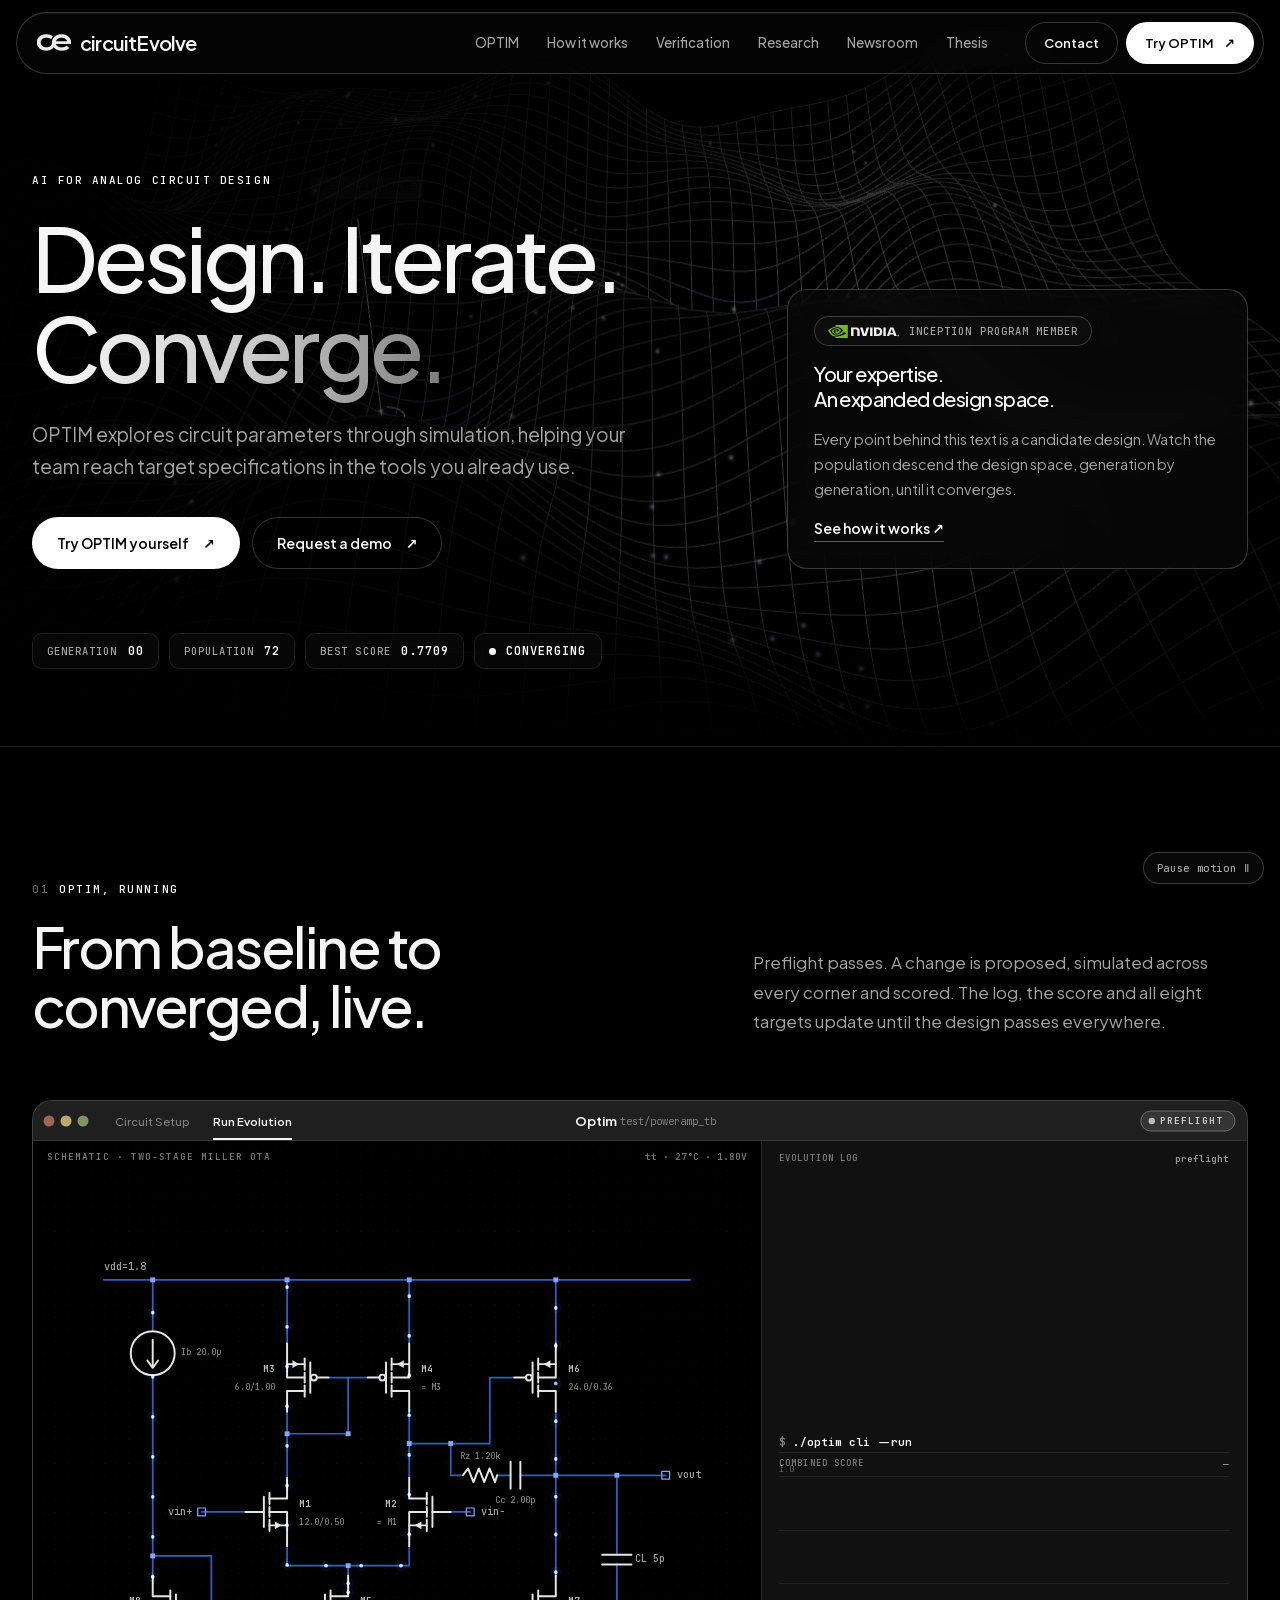
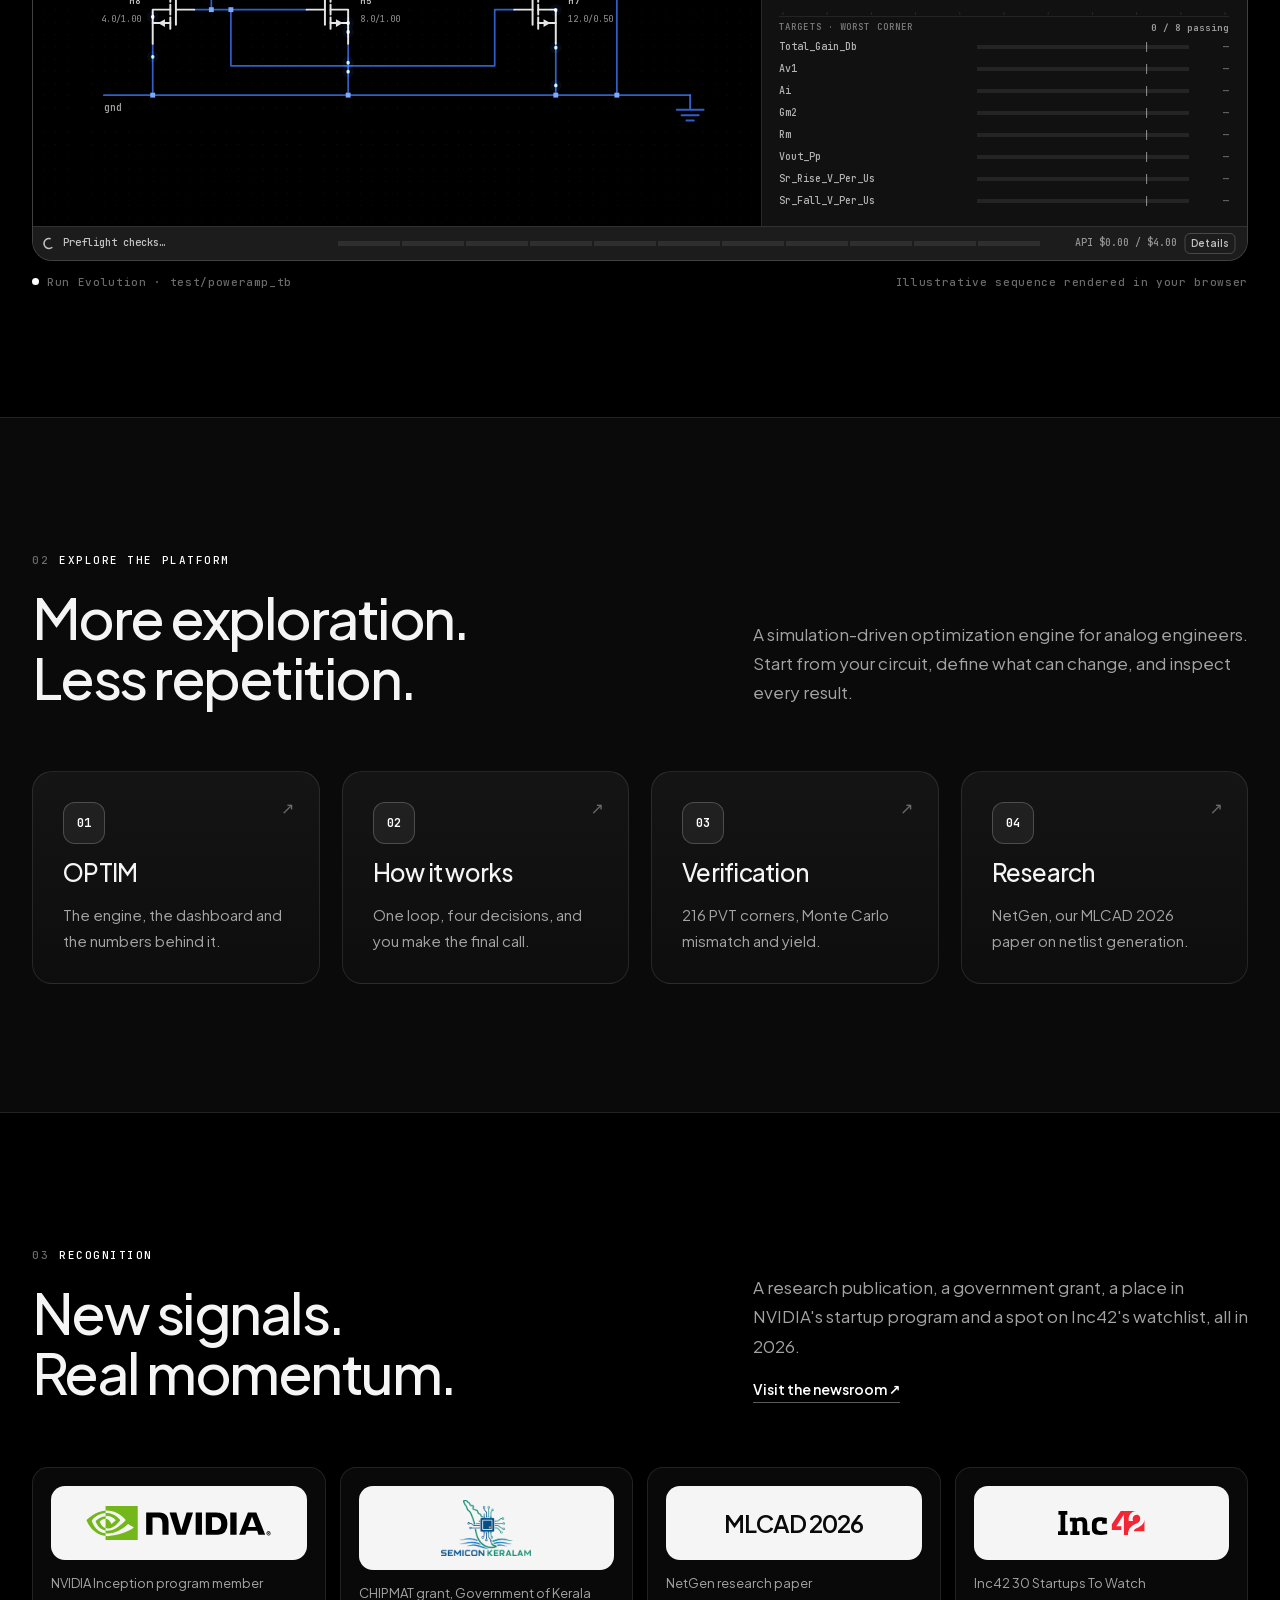
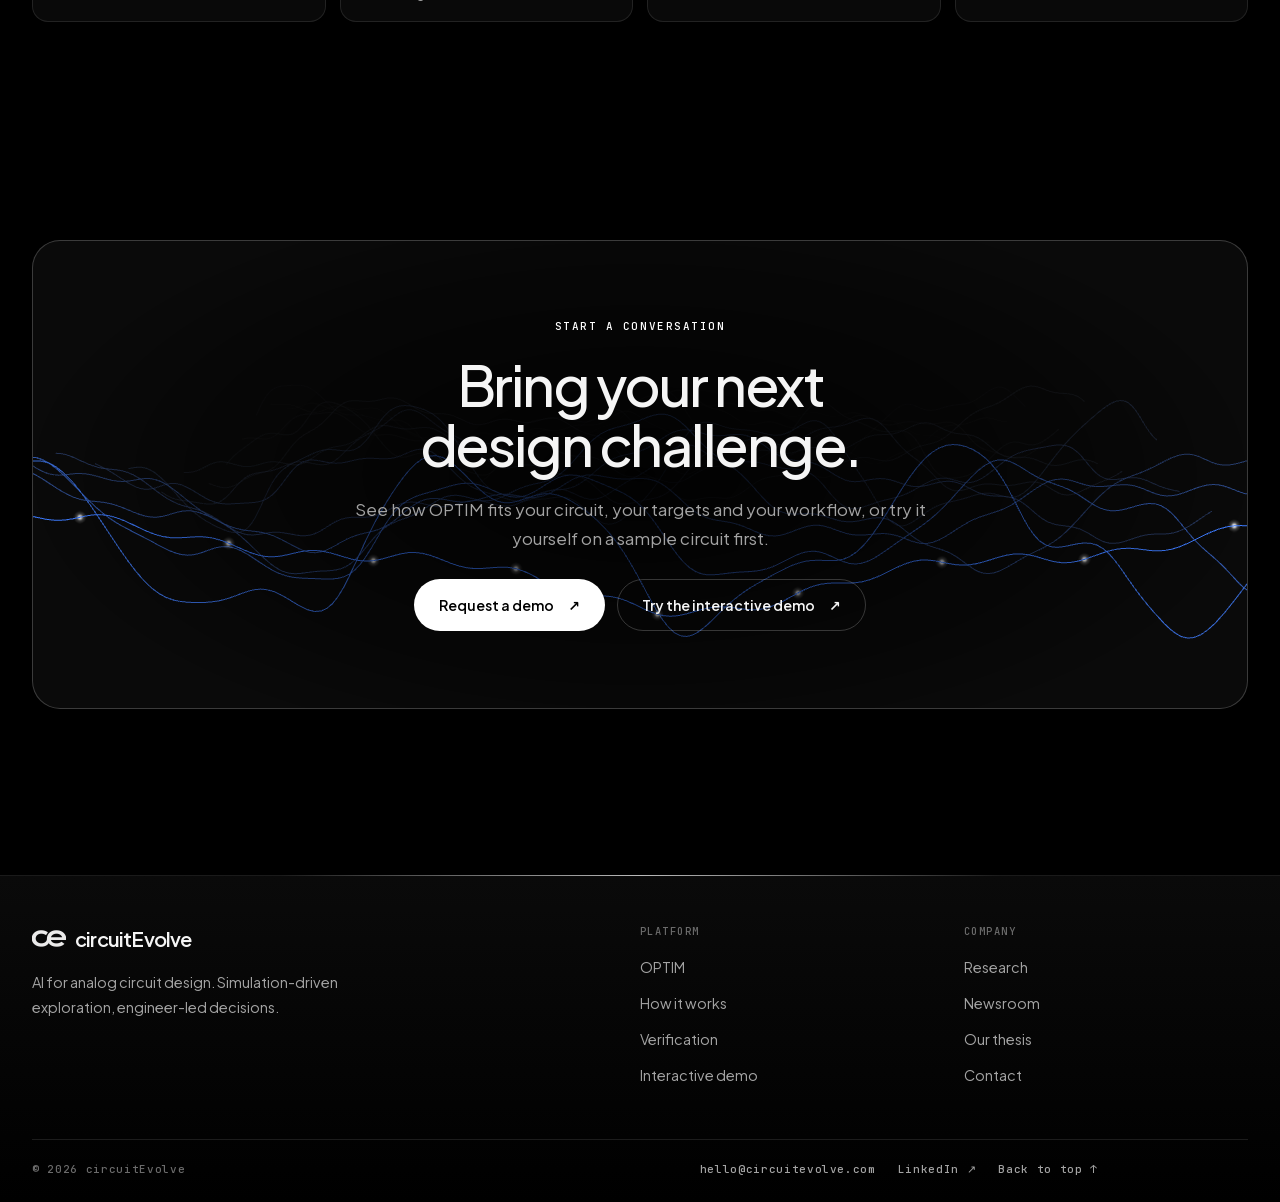
<file: index.html>
<!doctype html>
<html lang="en">
<head>
<meta charset="utf-8">
<meta name="viewport" content="width=device-width, initial-scale=1">
<title>circuitEvolve · AI for analog circuit design</title>
<meta name="description" content="OPTIM explores circuit parameters through simulation, helping analog teams reach target specifications in the tools they already use.">
<meta name="theme-color" content="#000000">
<link rel="canonical" href="https://sathvik-bharadwaj.github.io/circuitevolve-website/">
<meta property="og:type" content="website">
<meta property="og:title" content="circuitEvolve · AI for analog circuit design">
<meta property="og:description" content="OPTIM explores circuit parameters through simulation, helping analog teams reach target specifications in the tools they already use.">
<meta property="og:url" content="https://sathvik-bharadwaj.github.io/circuitevolve-website/">
<meta property="og:image" content="https://sathvik-bharadwaj.github.io/circuitevolve-website/assets/og-image.png">
<meta name="twitter:card" content="summary_large_image">
<link rel="icon" type="image/png" href="assets/favicon.png">
<link rel="apple-touch-icon" href="assets/favicon.png">
<link rel="preload" href="assets/jakarta.woff2" as="font" type="font/woff2" crossorigin>
<script>document.documentElement.classList.add('js')</script>
<link rel="stylesheet" href="css/site.css">
<script src="js/ce-sims.js" defer></script>
<script src="assets/three.min.js" defer></script>
<script src="js/scenes.js" defer></script>
<script src="js/site.js" defer></script>
</head>
<body>
<a class="skip" href="#main">Skip to content</a>
<header class="nav"><div class="wrap">
  <a class="brand" href="index.html" aria-label="circuitEvolve home"><span class="mark"><img src="assets/ce-logo.png" alt=""></span>circuitEvolve</a>
  <nav class="navlinks" id="navlinks" aria-label="Main"><a href="optim.html">OPTIM</a><a href="how-it-works.html">How it works</a><a href="verification.html">Verification</a><a href="research.html">Research</a><a href="news.html">Newsroom</a><a href="thesis.html">Thesis</a><a class="m-only" href="contact.html">Contact</a><a class="m-only" href="demo.html">Try OPTIM ↗</a></nav>
  <div class="nav-cta"><a class="btn ghost sm" href="contact.html">Contact</a><a class="btn sm" href="demo.html">Try OPTIM <span class="arr">↗</span></a></div>
  <button class="menu" type="button" aria-label="Menu" aria-expanded="false" aria-controls="navlinks"><span></span></button>
</div></header>
<main id="main">
<section class="hero">
  <div class="scene" data-scene="landscape" id="landscape"><div class="scene-label scene-tag">BEST CANDIDATE</div></div>
  <div class="wrap">
    <div class="hero-grid">
      <div>
        <span class="eyebrow rise" style="--d:.05s">AI for analog circuit design</span>
        <h1 class="rise" style="--d:.15s">Design. Iterate.<br><span class="grad">Converge.</span></h1>
        <p class="lede rise" style="--d:.3s">OPTIM explores circuit parameters through simulation, helping your team reach target specifications in the tools you already use.</p>
        <div class="actions rise" style="--d:.42s"><a class="btn" href="demo.html">Try OPTIM yourself <span class="arr">↗</span></a><a class="btn ghost" href="contact.html">Request a demo <span class="arr">↗</span></a></div>
      </div>
      <div class="hero-card rise" style="--d:.55s">
        <span class="chip"><img src="assets/nvidia-light.svg" alt="NVIDIA">Inception program member</span>
        <h3>Your expertise.<br>An expanded design space.</h3>
        <p>Every point behind this text is a candidate design. Watch the population descend the design space, generation by generation, until it converges.</p>
        <a class="tlink" href="how-it-works.html">See how it works ↗</a>
      </div>
    </div>
    <div class="hud rise" style="--d:.7s" aria-hidden="true">
      <span class="hud-item">GENERATION <b data-hud="gen">00</b></span>
      <span class="hud-item">POPULATION <b>72</b></span>
      <span class="hud-item">BEST SCORE <b class="a" data-hud="best">0.0000</b></span>
      <span class="hud-item"><span class="live"></span><b class="c" data-hud="state">CONVERGING</b></span>
    </div>
  </div>
</section>

<section class="sec">
  <div class="wrap">
    <div class="head">
      <div data-reveal><span class="eyebrow"><span class="n">01</span> OPTIM, running</span><h2>From baseline to converged, live.</h2></div>
      <p data-reveal style="--d:.08s">Preflight passes. A change is proposed, simulated across every corner and scored. The log, the score and all eight targets update until the design passes everywhere.</p>
    </div>
    <div class="frame" data-reveal><div class="sim" data-ce-sim="optim-run" data-seed="7" data-speed=".85" aria-label="OPTIM desktop running an evolution on a two-stage OTA"></div></div>
    <div class="caption"><span><span class="live" style="vertical-align:1px;margin-right:8px"></span>Run Evolution · test/poweramp_tb</span><span>Illustrative sequence rendered in your browser</span></div>
  </div>
</section>

<section class="sec alt">
  <div class="wrap">
    <div class="head">
      <div data-reveal><span class="eyebrow"><span class="n">02</span> Explore the platform</span><h2>More exploration.<br>Less repetition.</h2></div>
      <p data-reveal style="--d:.08s">A simulation-driven optimization engine for analog engineers. Start from your circuit, define what can change, and inspect every result.</p>
    </div>
    <div class="grid4">
      <a class="card" href="optim.html" data-reveal><span class="ico">01</span><span class="go">↗</span><h3>OPTIM</h3><p>The engine, the dashboard and the numbers behind it.</p></a>
      <a class="card" href="how-it-works.html" data-reveal style="--d:.06s"><span class="ico">02</span><span class="go">↗</span><h3>How it works</h3><p>One loop, four decisions, and you make the final call.</p></a>
      <a class="card" href="verification.html" data-reveal style="--d:.12s"><span class="ico">03</span><span class="go">↗</span><h3>Verification</h3><p>216 PVT corners, Monte Carlo mismatch and yield.</p></a>
      <a class="card" href="research.html" data-reveal style="--d:.18s"><span class="ico">04</span><span class="go">↗</span><h3>Research</h3><p>NetGen, our MLCAD 2026 paper on netlist generation.</p></a>
    </div>
  </div>
</section>

<section class="sec">
  <div class="wrap">
    <div class="head">
      <div data-reveal><span class="eyebrow"><span class="n">03</span> Recognition</span><h2>New signals.<br>Real momentum.</h2></div>
      <div data-reveal style="--d:.08s;display:grid;gap:18px;justify-items:start"><p>A research publication, a government grant, a place in NVIDIA's startup program and a spot on Inc42's watchlist, all in 2026.</p><a class="tlink" href="news.html">Visit the newsroom ↗</a></div>
    </div>
    <div class="recog">
      <a href="news.html#nvidia" data-reveal><span class="logo-plate"><img src="assets/nvidia.svg" alt="NVIDIA"></span><small>NVIDIA Inception program member</small></a>
      <a href="news.html#chipmat" data-reveal style="--d:.06s"><span class="logo-plate"><img class="kerala" src="assets/semicon-keralam.png" alt="Semicon Keralam"></span><small>CHIPMAT grant, Government of Kerala</small></a>
      <a href="research.html" data-reveal style="--d:.12s"><span class="logo-plate"><strong>MLCAD 2026</strong></span><small>NetGen research paper</small></a>
      <a href="news.html#inc42" data-reveal style="--d:.18s"><span class="logo-plate"><img src="assets/inc42-dark.svg" alt="Inc42"></span><small>Inc42 30 Startups To Watch</small></a>
    </div>
  </div>
</section>

<section class="sec tight">
  <div class="wrap">
    <div class="cta" data-reveal>
      <div class="scene" data-scene="waves" id="waves-home"></div>
      <span class="eyebrow">Start a conversation</span>
      <h2>Bring your next design challenge.</h2>
      <p>See how OPTIM fits your circuit, your targets and your workflow, or try it yourself on a sample circuit first.</p>
      <div class="actions"><a class="btn" href="contact.html">Request a demo <span class="arr">↗</span></a><a class="btn ghost" href="demo.html">Try the interactive demo <span class="arr">↗</span></a></div>
    </div>
  </div>
</section>
</main>
<footer class="footer">
  <div class="wrap">
    <div class="footer-main">
      <div class="footer-brand">
        <a class="brand" href="index.html" aria-label="circuitEvolve home"><span class="mark"><img src="assets/ce-logo.png" alt=""></span>circuitEvolve</a>
        <p>AI for analog circuit design. Simulation-driven exploration, engineer-led decisions.</p>
      </div>
      <nav class="footer-col" aria-label="Platform"><h4>Platform</h4><a href="optim.html">OPTIM</a><a href="how-it-works.html">How it works</a><a href="verification.html">Verification</a><a href="demo.html">Interactive demo</a></nav>
      <nav class="footer-col" aria-label="Company"><h4>Company</h4><a href="research.html">Research</a><a href="news.html">Newsroom</a><a href="thesis.html">Our thesis</a><a href="contact.html">Contact</a></nav>
    </div>
    <div class="footer-bot">
      <span>© <span data-year>2026</span> circuitEvolve</span>
      <span class="footer-links"><a href="mailto:hello@circuitevolve.com">hello@circuitevolve.com</a><a href="https://www.linkedin.com/company/circuitevolve/" target="_blank" rel="noopener">LinkedIn ↗</a><a href="#main">Back to top ↑</a></span>
    </div>
  </div>
</footer>
<button class="motion-toggle" type="button" aria-pressed="false">Pause motion <span aria-hidden="true">Ⅱ</span></button>
</body>
</html>
</file>
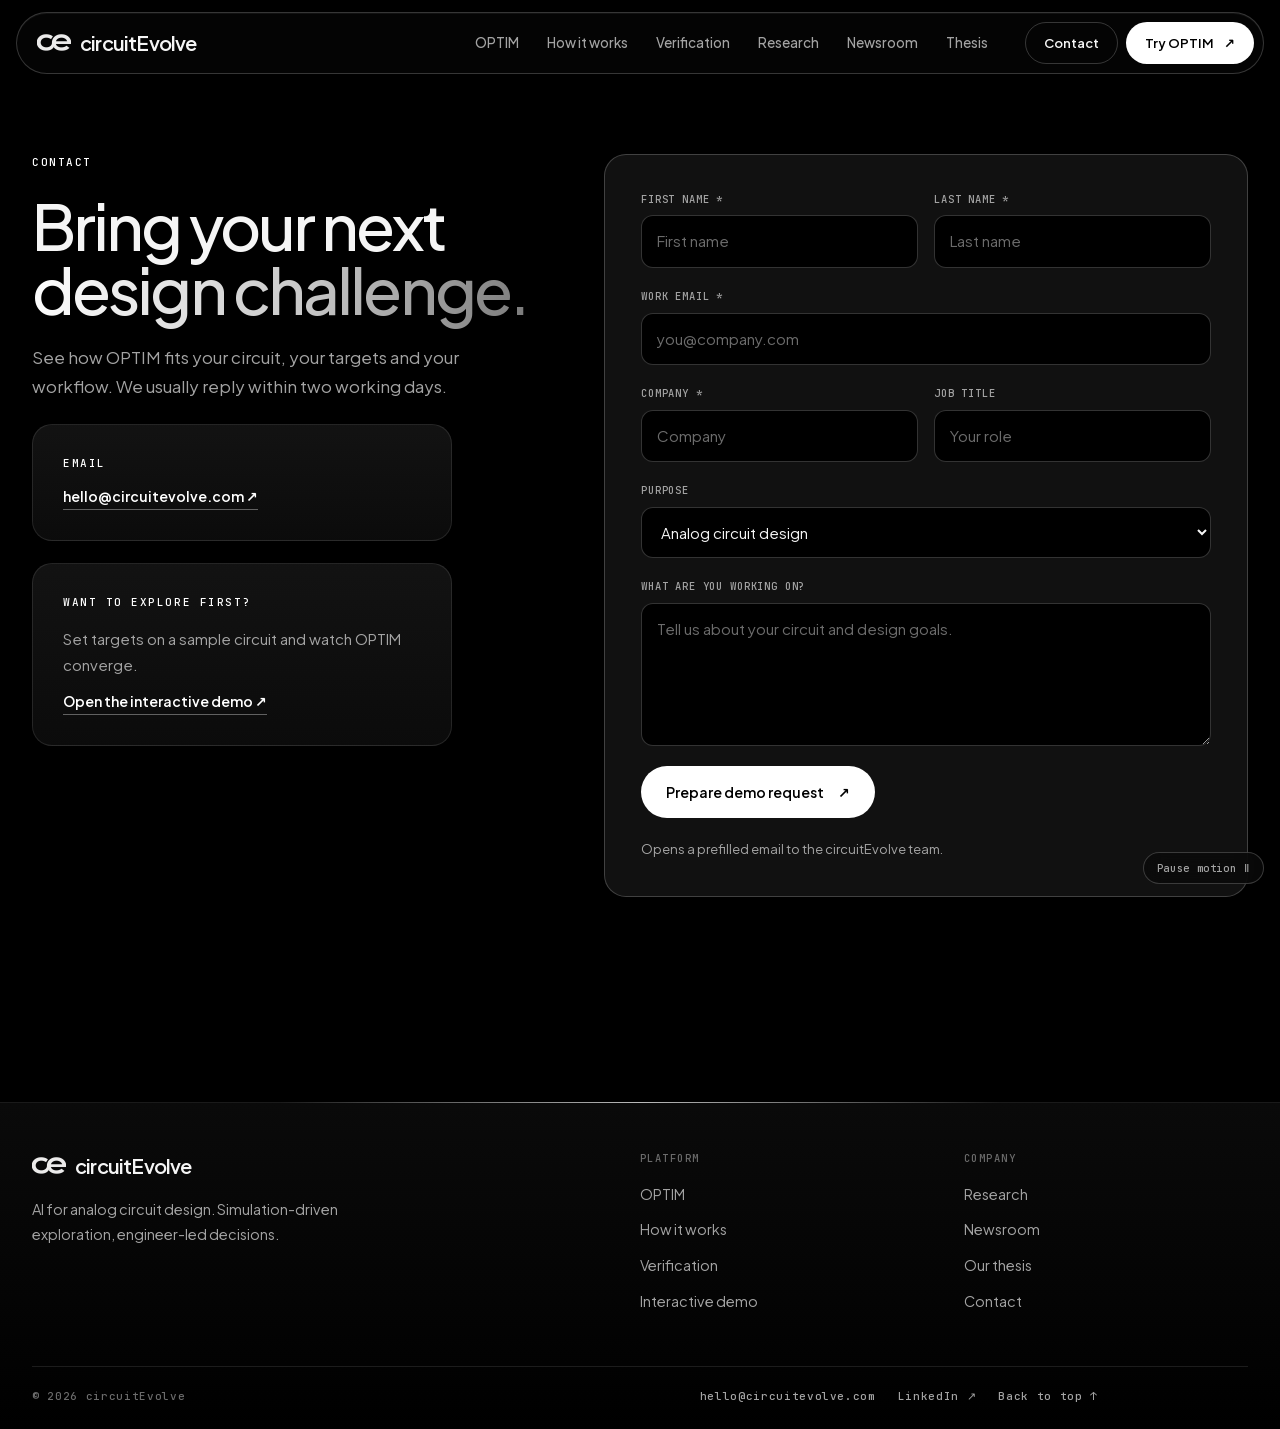
<file: contact.html>
<!doctype html>
<html lang="en">
<head>
<meta charset="utf-8">
<meta name="viewport" content="width=device-width, initial-scale=1">
<title>Contact · circuitEvolve</title>
<meta name="description" content="Request an OPTIM demo or get in touch with the circuitEvolve team.">
<meta name="theme-color" content="#000000">
<link rel="canonical" href="https://sathvik-bharadwaj.github.io/circuitevolve-website/contact.html">
<meta property="og:type" content="website">
<meta property="og:title" content="Contact · circuitEvolve">
<meta property="og:description" content="Request an OPTIM demo or get in touch with the circuitEvolve team.">
<meta property="og:url" content="https://sathvik-bharadwaj.github.io/circuitevolve-website/contact.html">
<meta property="og:image" content="https://sathvik-bharadwaj.github.io/circuitevolve-website/assets/og-image.png">
<meta name="twitter:card" content="summary_large_image">
<link rel="icon" type="image/png" href="assets/favicon.png">
<link rel="apple-touch-icon" href="assets/favicon.png">
<link rel="preload" href="assets/jakarta.woff2" as="font" type="font/woff2" crossorigin>
<script>document.documentElement.classList.add('js')</script>
<link rel="stylesheet" href="css/site.css">
<script src="js/ce-sims.js" defer></script>

<script src="js/site.js" defer></script>
</head>
<body>
<a class="skip" href="#main">Skip to content</a>
<header class="nav"><div class="wrap">
  <a class="brand" href="index.html" aria-label="circuitEvolve home"><span class="mark"><img src="assets/ce-logo.png" alt=""></span>circuitEvolve</a>
  <nav class="navlinks" id="navlinks" aria-label="Main"><a href="optim.html">OPTIM</a><a href="how-it-works.html">How it works</a><a href="verification.html">Verification</a><a href="research.html">Research</a><a href="news.html">Newsroom</a><a href="thesis.html">Thesis</a><a class="m-only" href="contact.html">Contact</a><a class="m-only" href="demo.html">Try OPTIM ↗</a></nav>
  <div class="nav-cta"><a class="btn ghost sm" href="contact.html">Contact</a><a class="btn sm" href="demo.html">Try OPTIM <span class="arr">↗</span></a></div>
  <button class="menu" type="button" aria-label="Menu" aria-expanded="false" aria-controls="navlinks"><span></span></button>
</div></header>
<main id="main">
<section class="sec" style="padding-top:clamp(130px,12vw,160px)">
  <div class="wrap contact">
    <div class="stack">
      <span class="eyebrow rise">Contact</span>
      <h1 class="rise" style="--d:.1s;font-size:clamp(40px,5vw,72px)">Bring your next <span class="grad">design challenge.</span></h1>
      <p class="rise" style="--d:.2s">See how OPTIM fits your circuit, your targets and your workflow. We usually reply within two working days.</p>
      <div class="card rise" style="--d:.3s;max-width:420px"><span class="eyebrow">Email</span><a class="tlink" href="mailto:hello@circuitevolve.com">hello@circuitevolve.com ↗</a></div>
      <div class="card rise" style="--d:.38s;max-width:420px"><span class="eyebrow">Want to explore first?</span><p>Set targets on a sample circuit and watch OPTIM converge.</p><a class="tlink" href="demo.html">Open the interactive demo ↗</a></div>
    </div>
    <form id="contact-form" class="rise" style="--d:.2s">
      <div class="frow"><label for="f-first">FIRST NAME *<input id="f-first" required name="first" autocomplete="given-name" placeholder="First name"></label><label for="f-last">LAST NAME *<input id="f-last" required name="last" autocomplete="family-name" placeholder="Last name"></label></div>
      <label for="f-email">WORK EMAIL *<input id="f-email" required type="email" name="email" autocomplete="email" placeholder="you@company.com"></label>
      <div class="frow"><label for="f-company">COMPANY *<input id="f-company" required name="company" autocomplete="organization" placeholder="Company"></label><label for="f-role">JOB TITLE<input id="f-role" name="role" autocomplete="organization-title" placeholder="Your role"></label></div>
      <label for="f-purpose">PURPOSE<select id="f-purpose" name="purpose"><option>Analog circuit design</option><option>EDA workflow automation</option><option>Research / Academia</option><option>Press / Partnership</option><option>Other</option></select></label>
      <label for="f-details">WHAT ARE YOU WORKING ON?<textarea id="f-details" name="details" rows="5" placeholder="Tell us about your circuit and design goals."></textarea></label>
      <button class="btn" type="submit">Prepare demo request <span class="arr">↗</span></button>
      <p id="form-status">Opens a prefilled email to the circuitEvolve team.</p>
    </form>
  </div>
</section>
</main>
<footer class="footer">
  <div class="wrap">
    <div class="footer-main">
      <div class="footer-brand">
        <a class="brand" href="index.html" aria-label="circuitEvolve home"><span class="mark"><img src="assets/ce-logo.png" alt=""></span>circuitEvolve</a>
        <p>AI for analog circuit design. Simulation-driven exploration, engineer-led decisions.</p>
      </div>
      <nav class="footer-col" aria-label="Platform"><h4>Platform</h4><a href="optim.html">OPTIM</a><a href="how-it-works.html">How it works</a><a href="verification.html">Verification</a><a href="demo.html">Interactive demo</a></nav>
      <nav class="footer-col" aria-label="Company"><h4>Company</h4><a href="research.html">Research</a><a href="news.html">Newsroom</a><a href="thesis.html">Our thesis</a><a href="contact.html">Contact</a></nav>
    </div>
    <div class="footer-bot">
      <span>© <span data-year>2026</span> circuitEvolve</span>
      <span class="footer-links"><a href="mailto:hello@circuitevolve.com">hello@circuitevolve.com</a><a href="https://www.linkedin.com/company/circuitevolve/" target="_blank" rel="noopener">LinkedIn ↗</a><a href="#main">Back to top ↑</a></span>
    </div>
  </div>
</footer>
<button class="motion-toggle" type="button" aria-pressed="false">Pause motion <span aria-hidden="true">Ⅱ</span></button>
</body>
</html>
</file>
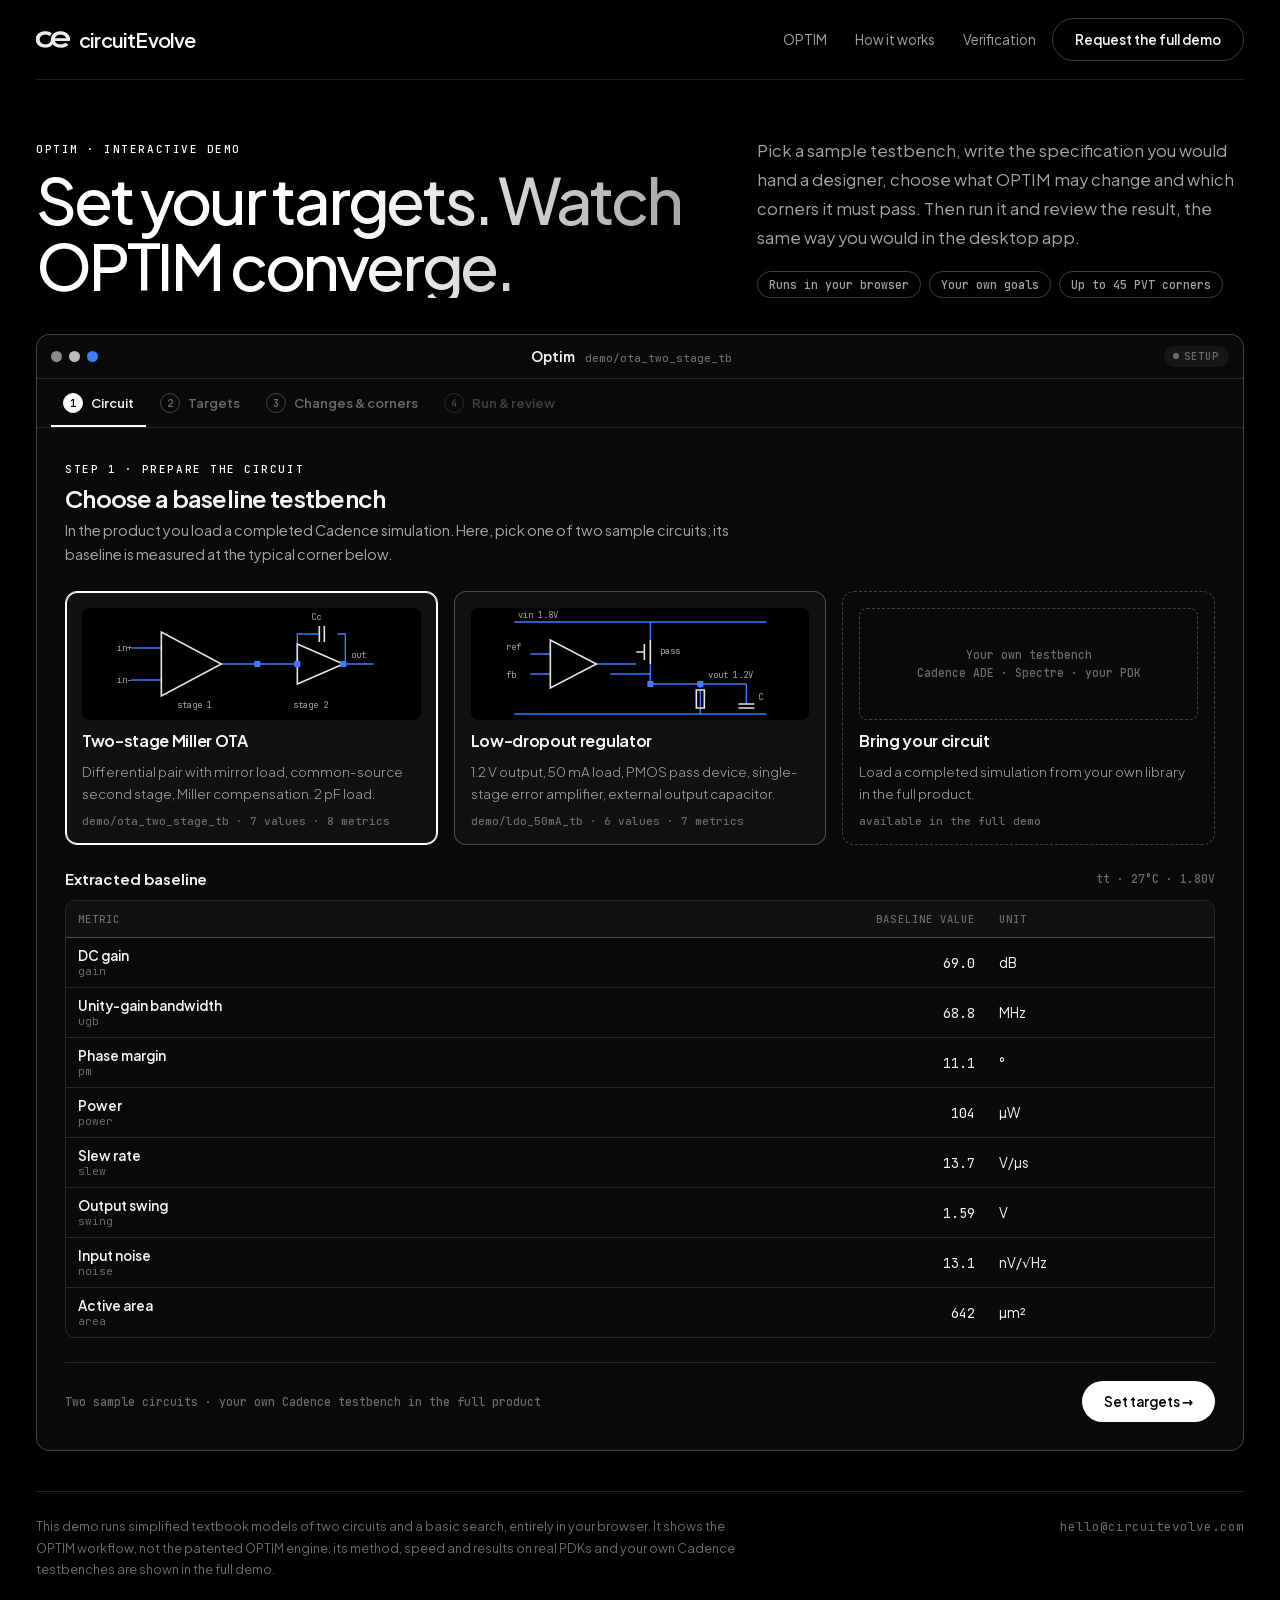
<file: demo.html>
<!doctype html>
<html lang="en" data-theme="dark">
<head>
<meta charset="utf-8">
<meta name="viewport" content="width=device-width, initial-scale=1, viewport-fit=cover">
<meta name="description" content="Try OPTIM by circuitEvolve: set your own targets on a sample circuit and watch it converge.">
<title>Try OPTIM · circuitEvolve</title>
<meta name="theme-color" content="#000000">
<link rel="icon" type="image/png" href="assets/favicon.png">
<link rel="canonical" href="https://sathvik-bharadwaj.github.io/circuitevolve-website/demo.html">
<meta name="claude:viewport-fit-sides" content="cover">



<style>
/* Layout: circuitevolve.com paper/ink. A short intro, then one desktop-app window whose tabs are
   the four steps from the user guide: Circuit → Targets → Changes & corners → Run & review. */
:root {
  --paper: #F5F3EE; --ink: #141712; --muted: rgba(6,6,6,.64); --dim: rgba(6,6,6,.42);
  --line: rgba(6,6,6,.1); --line-strong: rgba(6,6,6,.2); --raise: #fbfaf7; --sunk: #ecebe5; --chrome: #edebe5;
  --pass: #416B42; --fail: #8A8A8A; --warn: #8B7750; --info: #667B7A;
  --shadow: 0 40px 90px -50px rgba(0,0,0,.35), 0 10px 30px -18px rgba(0,0,0,.16);
  --sans: "Plus Jakarta Sans", ui-sans-serif, system-ui, -apple-system, "Segoe UI", sans-serif;
  --mono: "JetBrains Mono", ui-monospace, SFMono-Regular, Menlo, Consolas, monospace;
}
@media (prefers-color-scheme: dark) { :root:not([data-theme="light"]) {
  --paper: #0f0f0e; --ink: #efede7; --muted: rgba(239,237,231,.66); --dim: rgba(239,237,231,.44);
  --line: rgba(239,237,231,.1); --line-strong: rgba(239,237,231,.22); --raise: #161615; --sunk: #1b1b1a; --chrome: #171716;
  --pass: #10b981; --fail: #f04438; --warn: #f59e0b; --info: #5b9bff;
  --shadow: 0 40px 90px -50px rgba(0,0,0,.9), 0 10px 30px -18px rgba(0,0,0,.6); color-scheme: dark; } }
:root[data-theme="dark"] {
  --paper: #0f0f0e; --ink: #efede7; --muted: rgba(239,237,231,.66); --dim: rgba(239,237,231,.44);
  --line: rgba(239,237,231,.1); --line-strong: rgba(239,237,231,.22); --raise: #161615; --sunk: #1b1b1a; --chrome: #171716;
  --pass: #10b981; --fail: #f04438; --warn: #f59e0b; --info: #5b9bff;
  --shadow: 0 40px 90px -50px rgba(0,0,0,.9), 0 10px 30px -18px rgba(0,0,0,.6); color-scheme: dark; }

* { box-sizing: border-box; }
[hidden] { display: none !important; }
body { margin: 0; background: var(--paper); color: var(--ink); font-family: var(--sans); -webkit-font-smoothing: antialiased; font-feature-settings: "ss01","ss02"; }
.wrap { max-width: 1240px; margin: 0 auto; padding-left: max(16px, env(safe-area-inset-left, 0px)); padding-right: max(16px, env(safe-area-inset-right, 0px)); }
.eyebrow { font: 500 11px/1.4 var(--mono); letter-spacing: .14em; text-transform: uppercase; color: var(--dim); }
.mono { font-family: var(--mono); }
button, input, select { font: inherit; color: inherit; }
:focus-visible { outline: 2px solid var(--info); outline-offset: 2px; }

.bar { display: flex; justify-content: space-between; align-items: center; gap: 16px; padding-block: 18px; border-bottom: 1px solid var(--line); }
.bar b { font-size: 17px; letter-spacing: -.02em; }
.btn { display: inline-flex; align-items: center; gap: 8px; border: 0; border-radius: 999px; padding: 10px 18px; background: var(--ink); color: var(--paper); font-weight: 600; font-size: 13.5px; cursor: pointer; text-decoration: none; white-space: nowrap; }
.btn.ghost { background: transparent; color: var(--ink); border: 1px solid var(--line-strong); }
.btn:disabled { opacity: .4; cursor: not-allowed; }
.btn .dot { width: 6px; height: 6px; border-radius: 50%; background: var(--pass); }

.intro { display: grid; grid-template-columns: minmax(0, 7fr) minmax(0, 5fr); gap: 40px; align-items: end; padding-block: 56px 36px; }
.intro h1 { margin: 10px 0 0; font-size: clamp(36px, 5.6vw, 64px); line-height: 1.02; letter-spacing: -.045em; font-weight: 700; text-wrap: balance; }
.intro p { margin: 0; color: var(--muted); font-weight: 300; font-size: 16.5px; line-height: 1.75; max-width: 56ch; }
.facts { display: flex; gap: 8px; flex-wrap: wrap; margin-top: 18px; }
.facts span { font: 500 11.5px var(--mono); color: var(--muted); border: 1px solid var(--line-strong); border-radius: 999px; padding: 5px 11px; }

/* app window */
.app { border: 1px solid var(--line-strong); border-radius: 14px; overflow: hidden; box-shadow: var(--shadow); background: var(--paper); }
.chrome { display: flex; align-items: center; gap: 18px; padding: 0 14px; height: 44px; background: var(--chrome); border-bottom: 1px solid var(--line); }
.lights { display: flex; gap: 7px; flex: none; }
.lights i { width: 11px; height: 11px; border-radius: 50%; display: block; }
.title { flex: 1; text-align: center; font-weight: 650; font-size: 13.5px; min-width: 0; overflow: hidden; text-overflow: ellipsis; white-space: nowrap; }
.title small { font: 500 11px var(--mono); color: var(--dim); margin-left: 8px; }
.pill { font: 600 10px var(--mono); letter-spacing: .1em; border-radius: 999px; padding: 4px 10px 4px 20px; position: relative; flex: none; color: var(--dim); background: var(--sunk); }
.pill::before { content: ""; position: absolute; left: 9px; top: 50%; width: 6px; height: 6px; margin-top: -3px; border-radius: 50%; background: currentColor; }
.pill.run { color: var(--pass); background: color-mix(in srgb, var(--pass) 12%, transparent); }
.pill.run::before { animation: blink 1s infinite; }
.pill.done { color: var(--pass); background: color-mix(in srgb, var(--pass) 12%, transparent); }
.pill.part { color: var(--warn); background: color-mix(in srgb, var(--warn) 14%, transparent); }
@keyframes blink { 50% { opacity: .25; } }

.tabs { display: flex; gap: 2px; padding: 0 14px; border-bottom: 1px solid var(--line); overflow-x: auto; background: var(--paper); }
.tab { border: 0; background: none; padding: 14px 12px 12px; font-size: 13px; font-weight: 600; color: var(--dim); cursor: pointer; border-bottom: 2px solid transparent; white-space: nowrap; display: flex; gap: 8px; align-items: center; }
.tab .n { font: 600 10.5px var(--mono); width: 20px; height: 20px; border-radius: 50%; display: grid; place-items: center; border: 1px solid var(--line-strong); }
.tab[aria-selected="true"] { color: var(--ink); border-bottom-color: var(--ink); }
.tab[aria-selected="true"] .n { background: var(--ink); color: var(--paper); border-color: var(--ink); }
.tab.ok .n { background: color-mix(in srgb, var(--pass) 14%, transparent); color: var(--pass); border-color: transparent; }
.tab:disabled { cursor: not-allowed; opacity: .55; }

.pane { padding: 28px; display: grid; gap: 24px; }
.pane[hidden] { display: none !important; }
.pane-head { display: flex; justify-content: space-between; align-items: end; gap: 20px; flex-wrap: wrap; }
.pane-head h2 { margin: 6px 0 0; font-size: 24px; letter-spacing: -.03em; font-weight: 650; }
.pane-head p { margin: 6px 0 0; color: var(--muted); font-weight: 300; font-size: 14.5px; line-height: 1.65; max-width: 70ch; }
.foot { display: flex; justify-content: space-between; align-items: center; gap: 12px; flex-wrap: wrap; border-top: 1px solid var(--line); padding-top: 18px; }
.err { color: var(--fail); font-size: 13px; min-height: 1em; }

/* step 1 */
.cards { display: grid; grid-template-columns: repeat(3, minmax(0, 1fr)); gap: 16px; }
.card { text-align: left; border: 1px solid var(--line-strong); border-radius: 12px; background: var(--raise); padding: 16px; cursor: pointer; display: grid; gap: 10px; align-content: start; min-width: 0; }
.card[aria-pressed="true"] { border-color: var(--ink); box-shadow: inset 0 0 0 1px var(--ink); }
.card svg { width: 100%; height: 112px; border-radius: 8px; background: #000000; display: block; }
.card h3 { margin: 0; font-size: 16px; letter-spacing: -.02em; font-weight: 650; }
.card p { margin: 0; color: var(--muted); font-size: 13.5px; line-height: 1.6; font-weight: 300; }
.card .meta { font: 500 11px var(--mono); color: var(--dim); }
.card.locked { cursor: default; background: transparent; border-style: dashed; }
.card.locked .lock { height: 112px; border-radius: 8px; border: 1px dashed var(--line-strong); display: grid; place-items: center; text-align: center; color: var(--dim); font: 500 11.5px/1.6 var(--mono); padding: 12px; }

/* tables */
.tbl { overflow-x: auto; border: 1px solid var(--line); border-radius: 10px; }
table { width: 100%; border-collapse: collapse; font-size: 13.5px; }
th { text-align: left; font: 500 10.5px var(--mono); letter-spacing: .1em; text-transform: uppercase; color: var(--dim); padding: 11px 12px; border-bottom: 1px solid var(--line-strong); background: var(--raise); white-space: nowrap; }
td { padding: 9px 12px; border-bottom: 1px solid var(--line); vertical-align: middle; }
tr:last-child td { border-bottom: 0; }
td.num, th.num { text-align: right; font-family: var(--mono); font-variant-numeric: tabular-nums; white-space: nowrap; }
td .unit { color: var(--dim); font-size: 12px; margin-left: 4px; }
tr.off td:not(:first-child) { opacity: .42; }
.mname { font-weight: 600; white-space: nowrap; }
.mname small { display: block; font: 400 11px var(--mono); color: var(--dim); }
input[type="number"], select { background: var(--paper); border: 1px solid var(--line-strong); border-radius: 7px; padding: 6px 8px; font-size: 13px; font-family: var(--mono); min-width: 0; }
input[type="number"] { width: 92px; }
input[type="number"].bad { border-color: var(--fail); box-shadow: 0 0 0 2px color-mix(in srgb, var(--fail) 18%, transparent); }
select { padding-right: 4px; }
.goal { display: flex; align-items: center; gap: 6px; white-space: nowrap; }
.goal span { color: var(--dim); font-family: var(--mono); font-size: 12.5px; }
input[type="checkbox"] { width: 16px; height: 16px; accent-color: var(--ink); }

/* step 3 */
.split { display: grid; grid-template-columns: minmax(0, 7fr) minmax(0, 5fr); gap: 24px; align-items: start; }
.block { display: grid; gap: 12px; min-width: 0; }
.block h3 { margin: 0; font-size: 15px; font-weight: 650; letter-spacing: -.01em; }
.chips { display: flex; gap: 6px; flex-wrap: wrap; align-items: center; }
.chips .lab { font: 500 11px var(--mono); color: var(--dim); width: 64px; }
.chip { border: 1px solid var(--line-strong); background: transparent; border-radius: 999px; padding: 6px 12px; font: 600 12px var(--mono); cursor: pointer; color: var(--muted); }
.chip[aria-pressed="true"] { background: var(--ink); color: var(--paper); border-color: var(--ink); }
.panel { border: 1px solid var(--line); border-radius: 10px; padding: 16px; display: grid; gap: 14px; background: var(--raise); }
.seg { display: inline-flex; border: 1px solid var(--line-strong); border-radius: 999px; padding: 3px; gap: 2px; }
.seg button { border: 0; background: none; border-radius: 999px; padding: 6px 12px; font-size: 12.5px; font-weight: 600; color: var(--muted); cursor: pointer; }
.seg button[aria-pressed="true"] { background: var(--ink); color: var(--paper); }
.row { display: flex; justify-content: space-between; align-items: center; gap: 12px; flex-wrap: wrap; }
input[type="range"] { width: 100%; accent-color: var(--ink); }
.estimate { font: 500 12px/1.7 var(--mono); color: var(--muted); }
.estimate b { color: var(--ink); }

/* step 4 */
.runbar { display: flex; align-items: center; gap: 14px; flex-wrap: wrap; }
.progress { flex: 1; min-width: 160px; height: 6px; border-radius: 3px; background: var(--sunk); overflow: hidden; }
.progress i { display: block; height: 100%; width: 0; background: var(--ink); transition: width .3s; }
.gencount { font: 600 12px var(--mono); color: var(--muted); white-space: nowrap; }
.rgrid { display: grid; grid-template-columns: minmax(0, 7fr) minmax(0, 5fr); gap: 20px; align-items: start; }
.box { border: 1px solid var(--line); border-radius: 10px; overflow: hidden; min-width: 0; background: var(--paper); }
.box-h { display: flex; justify-content: space-between; align-items: center; gap: 10px; padding: 10px 14px; border-bottom: 1px solid var(--line); background: var(--raise); }
.box-h .eyebrow { font-size: 10px; }
.box-h .v { font: 600 11.5px var(--mono); color: var(--muted); }
.chart { position: relative; height: 260px; }
.chart canvas { position: absolute; inset: 0; width: 100%; height: 100%; }
.log { height: 196px; overflow: hidden; padding: 10px 14px; font: 500 11.5px/1.75 var(--mono); color: var(--muted); display: flex; flex-direction: column; justify-content: flex-end; }
.log div { flex: none; white-space: nowrap; overflow: hidden; text-overflow: ellipsis; }
.log .p { color: var(--pass); font-weight: 650; }
.log .f { color: var(--fail); font-weight: 650; }
.log .k { color: var(--ink); }
.box table { font-size: 12.5px; }
.box td, .box th { padding: 7px 12px; }
.st { font: 650 10.5px var(--mono); letter-spacing: .06em; border-radius: 999px; padding: 3px 8px; white-space: nowrap; }
.st.p { color: var(--pass); background: color-mix(in srgb, var(--pass) 12%, transparent); }
.st.f { color: var(--fail); background: color-mix(in srgb, var(--fail) 10%, transparent); }
.delta { font: 500 11px var(--mono); color: var(--dim); }
.delta.up { color: var(--info); }
.flash { animation: flash .7s ease-out; }
@keyframes flash { from { background: color-mix(in srgb, var(--warn) 22%, transparent); } }
.heat-wrap { overflow-x: auto; padding: 12px 14px 14px; }
.heat { display: grid; gap: 3px; align-items: center; }
.heat .rl { font: 500 11px var(--mono); color: var(--muted); padding-right: 8px; white-space: nowrap; }
.heat .cl { font: 600 10px var(--mono); color: var(--dim); text-align: center; text-transform: uppercase; }
.heat .c { height: 22px; border-radius: 4px; min-width: 14px; transition: background-color .5s; }
.legend { display: flex; gap: 14px; flex-wrap: wrap; font: 500 11px var(--mono); color: var(--dim); }
.legend i { display: inline-block; width: 10px; height: 10px; border-radius: 3px; vertical-align: -1px; margin-right: 6px; }

.review { border: 1px solid var(--line-strong); border-radius: 12px; padding: 20px; display: grid; grid-template-columns: minmax(0, 1fr) auto; gap: 18px 28px; align-items: center; background: var(--raise); }
.review[hidden] { display: none !important; }
.review h3 { margin: 4px 0 6px; font-size: 26px; letter-spacing: -.035em; font-weight: 700; }
.review p { margin: 0; color: var(--muted); font-size: 14.5px; line-height: 1.65; font-weight: 300; max-width: 72ch; }
.review .acts { display: flex; gap: 8px; flex-wrap: wrap; justify-content: flex-end; }
.stats { grid-column: 1 / -1; display: grid; grid-template-columns: repeat(4, minmax(0, 1fr)); gap: 1px; background: var(--line); border-radius: 10px; overflow: hidden; border: 1px solid var(--line); }
.stats div { background: var(--paper); padding: 12px 14px; display: grid; gap: 2px; }
.stats b { font-size: 22px; letter-spacing: -.03em; font-variant-numeric: tabular-nums; }
.stats span { font: 500 10.5px var(--mono); letter-spacing: .08em; text-transform: uppercase; color: var(--dim); }
.locknote { font: 500 11.5px var(--mono); color: var(--dim); }

.note { margin-top: 40px; padding-block: 24px 48px; border-top: 1px solid var(--line); display: flex; justify-content: space-between; gap: 24px; flex-wrap: wrap; }
.note p { margin: 0; color: var(--dim); font-size: 12.5px; line-height: 1.7; max-width: 80ch; }

@media (max-width: 900px) {
  .intro, .split, .rgrid { grid-template-columns: minmax(0, 1fr); }
  .intro { gap: 16px; padding-block: 40px 28px; }
  .cards { grid-template-columns: minmax(0, 1fr); }
  .pane { padding: 18px 14px; }
  .review { grid-template-columns: minmax(0, 1fr); }
  .review .acts { justify-content: flex-start; }
  .stats { grid-template-columns: repeat(2, minmax(0, 1fr)); }
  .chrome .tabsx { display: none; }
}
@media (max-width: 560px) { .hide-sm { display: none; } .box .mname { white-space: normal; } .box table { font-size: 12px; } .box td, .box th { padding: 7px 8px; } }
@media (prefers-reduced-motion: reduce) { .pill.run::before, .flash { animation: none; } .progress i, .heat .c { transition: none; } }
</style>

<link rel="stylesheet" href="css/demo-theme.css"></head>
<body>
<div class="wrap">
  <header class="bar">
    <a href="index.html" class="demo-brand"><span class="mark"><img src="assets/ce-logo.png" alt=""></span>circuitEvolve</a>
    <nav class="demo-links" aria-label="Site"><a href="optim.html">OPTIM</a><a href="how-it-works.html">How it works</a><a href="verification.html">Verification</a><a class="btn ghost" href="contact.html">Request the full demo</a></nav>
  </header>

  <section class="intro">
    <div>
      <span class="eyebrow">OPTIM · interactive demo</span>
      <h1>Set your targets. Watch OPTIM converge.</h1>
    </div>
    <div>
      <p>Pick a sample testbench, write the specification you would hand a designer, choose what OPTIM may change and which corners it must pass. Then run it and review the result, the same way you would in the desktop app.</p>
      <div class="facts"><span>Runs in your browser</span><span>Your own goals</span><span>Up to 45 PVT corners</span></div>
    </div>
  </section>

  <div class="app" id="app">
    <div class="chrome">
      <div class="lights"><i style="background:#8A8A8A"></i><i style="background:#BDBDBD"></i><i style="background:#3D7BFF"></i></div>
      <div class="title">Optim <small id="benchName">demo/ota_two_stage_tb</small></div>
      <span class="pill" id="pill">SETUP</span>
    </div>
    <div class="tabs" role="tablist" aria-label="Demo steps">
      <button class="tab" role="tab" id="tab1" aria-selected="true" data-step="1"><span class="n">1</span>Circuit</button>
      <button class="tab" role="tab" id="tab2" aria-selected="false" data-step="2"><span class="n">2</span>Targets</button>
      <button class="tab" role="tab" id="tab3" aria-selected="false" data-step="3"><span class="n">3</span>Changes &amp; corners</button>
      <button class="tab" role="tab" id="tab4" aria-selected="false" data-step="4" disabled><span class="n">4</span>Run &amp; review</button>
    </div>

    <!-- step 1 -->
    <section class="pane" id="pane1" role="tabpanel" aria-labelledby="tab1">
      <div class="pane-head">
        <div><span class="eyebrow">Step 1 · Prepare the circuit</span><h2>Choose a baseline testbench</h2>
        <p>In the product you load a completed Cadence simulation. Here, pick one of two sample circuits; its baseline is measured at the typical corner below.</p></div>
      </div>
      <div class="cards" id="cards"></div>
      <div class="block">
        <div class="row"><h3>Extracted baseline</h3><span class="locknote" id="baseCorner">tt · 27°C · 1.80V</span></div>
        <div class="tbl"><table><thead><tr><th>Metric</th><th class="num">Baseline value</th><th>Unit</th></tr></thead><tbody id="baseBody"></tbody></table></div>
      </div>
      <div class="foot"><span class="locknote">Two sample circuits · your own Cadence testbench in the full product</span><button class="btn" data-go="2">Set targets →</button></div>
    </section>

    <!-- step 2 -->
    <section class="pane" id="pane2" role="tabpanel" aria-labelledby="tab2" hidden>
      <div class="pane-head">
        <div><span class="eyebrow">Step 2 · Set the targets</span><h2>Write your specification</h2>
        <p>Include the metrics you care about, pick a goal rule and enter its numbers in the metric's own units. Priority sets relative importance. Every included goal must hold at every corner you select next.</p></div>
        <button class="btn ghost" id="resetTargets" type="button">Reset to suggested</button>
      </div>
      <div class="tbl"><table>
        <thead><tr><th>Include</th><th>Metric</th><th class="num">Baseline</th><th>Goal</th><th>Goal details</th><th>Priority</th></tr></thead>
        <tbody id="tgtBody"></tbody>
      </table></div>
      <div class="foot"><span class="err" id="err2"></span><div class="row"><button class="btn ghost" data-go="1">← Circuit</button><button class="btn" data-go="3">Choose changes →</button></div></div>
    </section>

    <!-- step 3 -->
    <section class="pane" id="pane3" role="tabpanel" aria-labelledby="tab3" hidden>
      <div class="pane-head">
        <div><span class="eyebrow">Step 3 · Choose allowed changes</span><h2>What may change, and where it must work</h2>
        <p>Tick the values OPTIM may change and bound each one. Fixed values stay at baseline. Then choose the process, temperature and supply corners every candidate is verified against.</p></div>
      </div>
      <div class="split">
        <div class="block">
          <h3>Circuit values</h3>
          <div class="tbl"><table>
            <thead><tr><th>May change</th><th>Value</th><th class="num">Baseline</th><th>Lower</th><th>Upper</th></tr></thead>
            <tbody id="parBody"></tbody>
          </table></div>
        </div>
        <div class="block">
          <h3>Test conditions</h3>
          <div class="panel">
            <div class="chips" id="cProc"><span class="lab">Process</span></div>
            <div class="chips" id="cTemp"><span class="lab">Temp</span></div>
            <div class="chips" id="cVdd"><span class="lab">Supply</span></div>
            <div class="row"><span class="locknote" id="cornerCount">9 corners</span></div>
          </div>
          <h3>Run settings</h3>
          <div class="panel">
            <div class="row"><label for="gens">Generations</label><span class="mono" id="gensVal">20</span></div>
            <input type="range" id="gens" min="6" max="40" step="1" value="20">
            <div class="row"><span>Search effort</span>
              <div class="seg" id="effort"><button type="button" data-v="quick">Quick</button><button type="button" data-v="balanced" aria-pressed="true">Balanced</button><button type="button" data-v="thorough">Thorough</button></div>
            </div>
            <div class="estimate" id="estimate"></div>
          </div>
        </div>
      </div>
      <div class="foot"><span class="err" id="err3"></span><div class="row"><button class="btn ghost" data-go="2">← Targets</button><button class="btn" id="startBtn" type="button"><span class="dot"></span>Start run</button></div></div>
    </section>

    <!-- step 4 -->
    <section class="pane" id="pane4" role="tabpanel" aria-labelledby="tab4" hidden>
      <div class="review" id="review" hidden></div>
      <div class="runbar">
        <span class="gencount" id="genCount">gen 00 / 20</span>
        <div class="progress"><i id="prog"></i></div>
        <button class="btn ghost" id="stopBtn" type="button">Stop</button>
      </div>
      <div class="rgrid">
        <div class="block">
          <div class="box"><div class="box-h"><span class="eyebrow">Combined score · every candidate</span><span class="v" id="bestScore">best —</span></div><div class="chart"><canvas id="chart" aria-label="Combined score of every candidate by generation" role="img"></canvas></div></div>
          <div class="box"><div class="box-h"><span class="eyebrow">Evolution log</span><span class="v" id="evals">0 simulations</span></div><div class="log" id="log" aria-live="polite"></div></div>
        </div>
        <div class="block">
          <div class="box"><div class="box-h"><span class="eyebrow">Targets · worst corner</span><span class="v" id="passCount">0 / 0 passing</span></div>
            <div style="overflow-x:auto"><table><thead><tr><th>Metric</th><th class="hide-sm">Goal</th><th class="num">Baseline</th><th class="num">Best</th><th></th></tr></thead><tbody id="liveT"></tbody></table></div></div>
          <div class="box"><div class="box-h"><span class="eyebrow">Circuit changes · best candidate</span><span class="v" id="chgCount">0 changed</span></div>
            <div style="overflow-x:auto"><table><thead><tr><th>Value</th><th class="num hide-sm">Baseline</th><th class="num">Best</th><th class="num">Δ</th></tr></thead><tbody id="liveP"></tbody></table></div></div>
        </div>
      </div>
      <div class="box"><div class="box-h"><span class="eyebrow">Corner heatmap · best candidate</span><div class="legend"><span><i style="background:var(--fail)"></i>fails</span><span><i style="background:color-mix(in srgb,var(--pass) 35%,var(--paper))"></i>passes</span><span><i style="background:var(--pass)"></i>passes with margin</span></div></div><div class="heat-wrap"><div class="heat" id="heat"></div></div></div>
    </section>
  </div>

  <footer class="note">
    <p>This demo runs simplified textbook models of two circuits and a basic search, entirely in your browser. It shows the OPTIM workflow, not the patented OPTIM engine: its method, speed and results on real PDKs and your own Cadence testbenches are shown in the full demo.</p>
    <p class="mono">hello@circuitevolve.com</p>
  </footer>
</div>

<script>
/* OPTIM demo engine — simplified analytical circuit models + a generic search.
   Runs entirely in the visitor's browser. Not the production engine. */
var DemoEngine = (function () {
  'use strict';
  var PI2 = Math.PI * 2, kB = 1.380649e-23;
  var UN = 280e-6, UP = 70e-6, LAM = 0.08;           // µCox (A/V²), λ·L (µm/V)

  /* ── corners ───────────────────────────────────────────── */
  var PROC = { tt: [1, 1, 0], ff: [1.12, 1.12, -0.04], ss: [0.88, 0.88, 0.04], fs: [1.12, 0.88, 0], sf: [0.88, 1.12, 0] };
  var TEMPS = { '-40': -40, '27': 27, '125': 125 };
  var VDDS = { low: 0.9, nom: 1.0, high: 1.1 };
  function corner(p, t, v, vddNom) {
    var tk = TEMPS[t] + 273.15, tf = Math.pow(tk / 300.15, -1.3);
    var pr = PROC[p];
    return { name: p + ' · ' + t.replace('-', '−') + '°C · ' + (vddNom * VDDS[v]).toFixed(2) + 'V', p: p, t: t, v: v,
      kn: pr[0] * tf, kp: pr[1] * tf, dvth: pr[2] - 0.0015 * (tk - 300.15), vdd: vddNom * VDDS[v], tk: tk };
  }

  /* ── two-stage Miller OTA ──────────────────────────────── */
  var OTA = {
    id: 'ota', name: 'Two-stage Miller OTA', bench: 'demo/ota_two_stage_tb', vdd: 1.8,
    blurb: 'Differential pair with mirror load, common-source second stage, Miller compensation. 2 pF load.',
    params: [
      { k: 'W1', label: 'M1/M2 width', unit: 'µm', v: 6, min: 1, max: 100 },
      { k: 'L1', label: 'M1–M4 length', unit: 'µm', v: 0.3, min: 0.18, max: 2 },
      { k: 'W6', label: 'M6 width', unit: 'µm', v: 18, min: 2, max: 200 },
      { k: 'L6', label: 'M6 length', unit: 'µm', v: 0.25, min: 0.18, max: 2 },
      { k: 'Ib', label: 'Tail current', unit: 'µA', v: 12, min: 2, max: 200 },
      { k: 'K7', label: '2nd-stage current ratio', unit: '×', v: 3, min: 1, max: 12 },
      { k: 'Cc', label: 'Miller capacitor', unit: 'pF', v: 0.6, min: 0.2, max: 10 },
    ],
    metrics: [
      { k: 'gain', label: 'DC gain', unit: 'dB', dec: 1, goal: 'ge', a: 70, on: true, pri: 'normal' },
      { k: 'ugb', label: 'Unity-gain bandwidth', unit: 'MHz', dec: 1, goal: 'ge', a: 40, on: true, pri: 'normal' },
      { k: 'pm', label: 'Phase margin', unit: '°', dec: 1, goal: 'range', a: 55, b: 75, on: true, pri: 'high' },
      { k: 'power', label: 'Power', unit: 'µW', dec: 0, goal: 'le', a: 450, on: true, pri: 'normal' },
      { k: 'slew', label: 'Slew rate', unit: 'V/µs', dec: 1, goal: 'ge', a: 20, on: true, pri: 'normal' },
      { k: 'swing', label: 'Output swing', unit: 'V', dec: 2, goal: 'ge', a: 1.1, on: true, pri: 'low' },
      { k: 'noise', label: 'Input noise', unit: 'nV/√Hz', dec: 1, goal: 'le', a: 12, on: false, pri: 'normal' },
      { k: 'area', label: 'Active area', unit: 'µm²', dec: 0, goal: 'le', a: 2500, on: false, pri: 'low' },
    ],
    eval: function (x, c) {
      var Ib = x.Ib * 1e-6, I1 = Ib / 2, I6 = x.K7 * Ib, Cc = x.Cc * 1e-12, CL = 2e-12 + x.W6 * 2e-15;
      var gm1 = Math.sqrt(2 * UN * c.kn * (x.W1 / x.L1) * I1);
      var R1 = (x.L1 / (LAM * I1)) / 2;
      var gm6 = Math.sqrt(2 * UP * c.kp * (x.W6 / x.L6) * I6);
      var R2 = 1 / (1 / (x.L6 / (LAM * I6)) + 1 / (0.5 / (LAM * I6)));
      var A0 = gm1 * R1 * gm6 * R2;
      var ugb = gm1 / (PI2 * Cc), p2 = gm6 / (PI2 * CL), z = gm6 / (PI2 * Cc);
      var pm = 90 - Math.atan(ugb / p2) * 57.2958 - Math.atan(ugb / z) * 57.2958;
      var vov6 = Math.sqrt(2 * I6 / (UP * c.kp * (x.W6 / x.L6)));
      var vov7 = Math.sqrt(2 * I6 / (UN * c.kn * 10 * x.K7));
      return {
        gain: 20 * Math.log10(A0),
        ugb: ugb / 1e6,
        pm: pm,
        power: c.vdd * (Ib + I6 + 10e-6) * 1e6,
        slew: Math.min(Ib / Cc, I6 / (Cc + CL)) / 1e6,
        swing: c.vdd - vov6 - vov7 - Math.max(0, c.dvth) * 2,
        noise: Math.sqrt(16 * kB * c.tk / (3 * gm1)) * 1.41421 * 1e9,
        area: 4 * x.W1 * x.L1 + x.W6 * x.L6 + 2 * x.K7 * 5 + x.Cc * 1000,
      };
    },
  };

  /* ── low-dropout regulator ─────────────────────────────── */
  var LDO = {
    id: 'ldo', name: 'Low-dropout regulator', bench: 'demo/ldo_50mA_tb', vdd: 1.8,
    blurb: '1.2 V output, 50 mA load, PMOS pass device, single-stage error amplifier, external output capacitor.',
    params: [
      { k: 'Wp', label: 'Pass device width', unit: 'mm', v: 4, min: 0.5, max: 60 },
      { k: 'Wea', label: 'Error-amp input width', unit: 'µm', v: 6, min: 1, max: 80 },
      { k: 'Lea', label: 'Error-amp length', unit: 'µm', v: 0.4, min: 0.18, max: 4 },
      { k: 'Iea', label: 'Error-amp bias', unit: 'µA', v: 6, min: 1, max: 100 },
      { k: 'Cff', label: 'Feed-forward capacitor', unit: 'pF', v: 1, min: 0.1, max: 50 },
      { k: 'Cout', label: 'Output capacitor', unit: 'µF', v: 1, min: 0.1, max: 4.7 },
    ],
    metrics: [
      { k: 'dropout', label: 'Dropout at 50 mA', unit: 'mV', dec: 0, goal: 'le', a: 150, on: true, pri: 'high' },
      { k: 'iq', label: 'Quiescent current', unit: 'µA', dec: 1, goal: 'le', a: 30, on: true, pri: 'normal' },
      { k: 'psrr', label: 'PSRR at 1 kHz', unit: 'dB', dec: 1, goal: 'ge', a: 55, on: true, pri: 'normal' },
      { k: 'loadreg', label: 'Load regulation', unit: 'mV/mA', dec: 3, goal: 'le', a: 0.03, on: true, pri: 'normal' },
      { k: 'pm', label: 'Phase margin (worst load)', unit: '°', dec: 1, goal: 'range', a: 45, b: 80, on: true, pri: 'high' },
      { k: 'under', label: 'Load-step undershoot', unit: 'mV', dec: 1, goal: 'le', a: 60, on: true, pri: 'normal' },
      { k: 'area', label: 'Pass device area', unit: 'mm²', dec: 3, goal: 'le', a: 0.004, on: false, pri: 'low' },
    ],
    eval: function (x, c) {
      var Lp = 0.2, W = x.Wp * 1000, Iea = x.Iea * 1e-6, Vout = 1.2, beta = 0.5;
      var gmea = Math.sqrt(2 * UN * c.kn * (x.Wea / x.Lea) * Iea / 2);
      var Rea = (x.Lea / (LAM * Iea / 2)) / 2;
      var Aea = gmea * Rea;
      var Cgd = x.Wp * 0.3e-12, Cgs = x.Wp * 1.2e-12, Cout = x.Cout * 1e-6, esr = 0.02, R1 = 200e3;
      var zff = 1 / (PI2 * R1 * x.Cff * 1e-12), pff = zff / beta, zesr = 1 / (PI2 * esr * Cout);
      var pmMin = 1e9, Tfull = 0, ropFull = 0, ugbFull = 0, Cg = 0;
      [50e-3, 1e-3].forEach(function (IL) {
        var gmp = Math.sqrt(2 * UP * c.kp * (W / Lp) * IL), rop = Lp / (LAM * IL), RL = Vout / IL;
        var Rout = 1 / (1 / rop + 1 / RL), Ap = gmp * Rout, T = Aea * Ap * beta;
        var Cgate = Cgs + Cgd * (1 + Ap);
        var pout = 1 / (PI2 * Rout * Cout), ugb = T * pout, pg = 1 / (PI2 * Rea * Cgate);
        var pm = 90 - Math.atan(ugb / pg) * 57.2958 + Math.atan(ugb / zesr) * 57.2958 + (Math.atan(ugb / zff) - Math.atan(ugb / pff)) * 57.2958;
        pmMin = Math.min(pmMin, pm);
        if (IL > 0.01) { Tfull = T; ropFull = rop; ugbFull = ugb; Cg = Cgate; }
      });
      var vdo = Math.sqrt(2 * 50e-3 / (UP * c.kp * (W / Lp))) + Math.max(0, c.dvth) * 0.5;
      var tslew = Cg * 0.3 / Iea, dt = 1 / (PI2 * ugbFull) + tslew;
      return {
        dropout: vdo * 1000,
        iq: (Iea + 3e-6 + 2e-6) * 1e6,
        psrr: 20 * Math.log10(1 + Tfull),
        loadreg: ropFull / (1 + Tfull),
        pm: pmMin,
        under: 50e-3 * Math.min(dt, 4e-6) / Cout * 1000,
        area: W * Lp * 1e-6,
      };
    },
  };

  var CIRCUITS = { ota: OTA, ldo: LDO };

  /* ── goals & scoring ───────────────────────────────────── */
  // normalised margin: ≥0 passes, <0 fails (relative to the requirement's own scale)
  function margin(m, x) {
    var a = m.a, b = m.b, s;
    switch (m.goal) {
      case 'ge': s = Math.max(Math.abs(a), 1e-9); return (x - a) / s;
      case 'le': s = Math.max(Math.abs(a), 1e-9); return (a - x) / s;
      case 'range': s = Math.max(b - a, 1e-9); return Math.min(x - a, b - x) / s;
      case 'tol': s = Math.max(b, Math.abs(a) * 0.02, 1e-9); return (b - Math.abs(x - a)) / s;
    }
    return 0;
  }
  var PRI = { low: 0.5, normal: 1, high: 2 };

  function evaluate(circ, x, corners, metrics) {
    var worst = {}, wc = {}, perCorner = [];
    for (var i = 0; i < corners.length; i++) {
      var r = circ.eval(x, corners[i]);
      perCorner.push(r);
      for (var j = 0; j < metrics.length; j++) {
        var m = metrics[j], g = margin(m, r[m.k]);
        if (!isFinite(g)) g = -10;
        if (worst[m.k] == null || g < worst[m.k].g) { worst[m.k] = { g: g, v: r[m.k] }; wc[m.k] = i; }
      }
    }
    var num = 0, den = 0, pass = 0;
    metrics.forEach(function (m) {
      var g = worst[m.k].g, w = PRI[m.pri] || 1;
      var s = g >= 0 ? 0.9 + 0.1 * Math.min(1, g * 4) : 0.9 * Math.exp(-4 * Math.min(5, -g));
      if (g >= 0) pass++;
      num += w * s; den += w;
    });
    return { score: den ? num / den : 0, pass: pass, worst: worst, worstCorner: wc, perCorner: perCorner };
  }

  /* ── search (generic evolutionary loop) ────────────────── */
  function makeRng(seed) {
    var a = seed >>> 0 || 1;
    var r = function () { a |= 0; a = (a + 0x6d2b79f5) | 0; var t = Math.imul(a ^ (a >>> 15), 1 | a); t = (t + Math.imul(t ^ (t >>> 7), 61 | t)) ^ t; return ((t ^ (t >>> 14)) >>> 0) / 4294967296; };
    r.g = function () { var u = 0, v = 0; while (!u) u = r(); while (!v) v = r(); return Math.sqrt(-2 * Math.log(u)) * Math.cos(PI2 * v); };
    return r;
  }

  function Run(cfg) {
    // cfg: { circuit, params:[{k,min,max,v,free}], metrics:[included], corners:[], gens, pop, seed }
    this.cfg = cfg;
    this.rng = makeRng(cfg.seed || 1);
    this.free = cfg.params.filter(function (p) { return p.free; });
    this.fixed = {};
    var self = this;
    cfg.params.forEach(function (p) { self.fixed[p.k] = p.v; });
    this.sigma = 0.2; this.stall = 0;
    this.gen = 0;
    this.history = [];
    this.evals = 0;
    var base = this.toX(this.free.map(function (p) { return self.toU(p, p.v); }));
    var e0 = this.score(base);
    this.baseline = { x: base, ev: e0 };
    this.elite = [{ u: this.free.map(function (p) { return self.toU(p, p.v); }), x: base, ev: e0, gen: 0, parent: -1 }];
    this.best = this.elite[0];
    this.history.push({ gen: 0, cands: [{ score: e0.score, ok: true }], best: this.best });
  }
  Run.prototype.toU = function (p, v) { return Math.log(v / p.min) / Math.log(p.max / p.min); };
  Run.prototype.fromU = function (p, u) { return p.min * Math.pow(p.max / p.min, Math.min(1, Math.max(0, u))); };
  Run.prototype.toX = function (u) {
    var x = Object.assign({}, this.fixed), self = this;
    this.free.forEach(function (p, i) { x[p.k] = self.fromU(p, u[i]); });
    return x;
  };
  Run.prototype.score = function (x) {
    this.evals += this.cfg.corners.length;
    return evaluate(this.cfg.circuit, x, this.cfg.corners, this.cfg.metrics);
  };
  Run.prototype.step = function () {
    var r = this.rng, self = this, lam = this.cfg.pop, cands = [], improved = 0;
    this.gen++;
    for (var i = 0; i < lam; i++) {
      var pa = this.elite[Math.floor(Math.pow(r(), 1.6) * this.elite.length)];
      var u = pa.u.slice();
      if (this.elite.length > 2 && r() < 0.3) {
        var pb = this.elite[Math.floor(r() * this.elite.length)];
        for (var j = 0; j < u.length; j++) if (r() < 0.5) u[j] = pb.u[j];
      }
      var nmut = Math.max(1, Math.round(u.length * (r() < 0.5 ? 0.35 : 0.7)));
      for (var m = 0; m < nmut; m++) { var d = Math.floor(r() * u.length); u[d] = Math.min(1, Math.max(0, u[d] + r.g() * this.sigma)); }
      var x = this.toX(u), ev = this.score(x);
      var c = { u: u, x: x, ev: ev, gen: this.gen, ok: isFinite(ev.score) };
      if (c.ev.score > pa.ev.score) improved++;
      cands.push(c);
    }
    var pool = this.elite.concat(cands).sort(function (a, b) { return b.ev.score - a.ev.score; });
    this.elite = pool.slice(0, 6);
    var rate = improved / lam;
    this.sigma = Math.min(0.35, Math.max(0.015, this.sigma * (rate > 0.2 ? 1.18 : 0.86)));
    var prevBest = this.best;
    this.best = this.elite[0];
    if (this.best === prevBest) { this.stall++; if (this.stall >= 4 && this.best.ev.pass < this.cfg.metrics.length) { this.sigma = 0.28; this.stall = 0; } } else this.stall = 0;
    var h = { gen: this.gen, cands: cands.map(function (c) { return { score: c.ev.score, pass: c.ev.pass }; }), best: this.best, newBest: this.best !== prevBest };
    this.history.push(h);
    return h;
  };

  return {
    CIRCUITS: CIRCUITS, PROC: Object.keys(PROC), TEMPS: Object.keys(TEMPS), VDDS: Object.keys(VDDS), VDD_F: VDDS,
    corner: corner, evaluate: evaluate, margin: margin, Run: Run,
  };
})();
if (typeof module !== 'undefined') module.exports = DemoEngine;

</script>
<script>
(function () {
  'use strict';
  var E = DemoEngine;
  var $ = function (s) { return document.querySelector(s); };
  var esc = function (s) { return String(s).replace(/[&<>"]/g, function (c) { return { '&': '&amp;', '<': '&lt;', '>': '&gt;', '"': '&quot;' }[c]; }); };
  var clone = function (o) { return JSON.parse(JSON.stringify(o)); };
  var EFFORT = { quick: 8, balanced: 16, thorough: 32 };
  var GOALS = { ge: 'Greater Than / Equal To', le: 'Less Than / Equal To', range: 'Stay in Range', tol: 'Target ± Tolerance' };
  var PRIS = ['low', 'normal', 'high'];
  var TEMP_L = { '-40': '−40°C', '27': '27°C', '125': '125°C' };
  var VDD_L = { low: '−10%', nom: 'nominal', high: '+10%' };

  var S = {
    step: 1, circ: 'ota', metrics: null, params: null, gens: 20, effort: 'balanced',
    corners: { p: ['tt', 'ss', 'ff'], t: ['-40', '27', '125'], v: ['nom'] }, ran: false,
  };
  var R = null;

  function circ() { return E.CIRCUITS[S.circ]; }
  function loadCircuit(id) {
    S.circ = id;
    var C = circ();
    S.metrics = clone(C.metrics);
    S.params = C.params.map(function (p) { var q = clone(p); q.free = true; return q; });
    $('#benchName').textContent = C.bench;
    S.ran = false;
    $('#tab4').disabled = true;
  }
  function fmt(v, dec) {
    if (v == null || !isFinite(v)) return '—';
    var a = Math.abs(v);
    if (a >= 10000) return Math.round(v).toLocaleString('en-US');
    return v.toFixed(dec);
  }
  function fmtP(p, v) { var d = v >= 100 ? 0 : v >= 10 ? 1 : 2; return v.toFixed(d); }
  function baselineTT() {
    var C = circ(), x = {};
    C.params.forEach(function (p) { x[p.k] = p.v; });
    return C.eval(x, E.corner('tt', '27', 'nom', C.vdd));
  }
  function goalText(m) {
    var u = m.unit === '°' ? '°' : ' ' + m.unit;
    if (m.goal === 'ge') return '≥ ' + m.a + u;
    if (m.goal === 'le') return '≤ ' + m.a + u;
    if (m.goal === 'range') return m.a + '–' + m.b + u;
    return m.a + ' ± ' + m.b + u;
  }

  /* ── step navigation ── */
  function go(n) {
    if (n > S.step && n >= 3 && !validateTargets()) { if (S.step !== 2) show(2); validateTargets(); return; }
    if (n === 4 && !S.ran) return;
    show(n);
  }
  function show(n) {
    S.step = n;
    for (var i = 1; i <= 4; i++) {
      $('#pane' + i).hidden = i !== n;
      $('#tab' + i).setAttribute('aria-selected', i === n ? 'true' : 'false');
      $('#tab' + i).classList.toggle('ok', i < n && !(i === 4));
    }
    if (n === 1) renderStep1();
    if (n === 2) renderTargets();
    if (n === 3) renderStep3();
    if (n === 4) resizeChart();
  }
  document.querySelectorAll('.tab').forEach(function (b) { b.addEventListener('click', function () { go(+b.dataset.step); }); });
  document.querySelectorAll('[data-go]').forEach(function (b) { b.addEventListener('click', function () { go(+b.dataset.go); }); });

  /* ── step 1 ── */
  var SCHEM = {
    ota: '<svg viewBox="0 0 280 112" aria-hidden="true"><g fill="none" stroke="#3D7BFF" stroke-width="1.4"><path d="M20 40h30M20 72h30M146 56h40M232 56h30M186 56v-30h22M226 26h8v30"/><path d="M110 56h36"/></g><g fill="none" stroke="#E5E5E5" stroke-width="1.6"><path d="M50 24v64l60-32z"/><path d="M186 36v40l46-20z"/><path d="M208 18v16M213 18v16"/></g><g fill="#3D7BFF"><rect x="143" y="53" width="6" height="6"/><rect x="183" y="53" width="6" height="6"/><rect x="229" y="53" width="6" height="6"/></g><g font-family="JetBrains Mono,monospace" font-size="9" fill="#A3A3A3"><text x="6" y="43">in+</text><text x="6" y="75">in−</text><text x="200" y="12">Cc</text><text x="240" y="50">out</text><text x="66" y="100">stage 1</text><text x="182" y="100">stage 2</text></g></svg>',
    ldo: '<svg viewBox="0 0 280 112" aria-hidden="true"><g fill="none" stroke="#3D7BFF" stroke-width="1.4"><path d="M14 14h252M150 14v18M150 56v20M150 76h96M246 76v20M200 76v4M200 100v6M14 106h252M96 56h40M30 46h20M30 66h20M200 82v18"/><path d="M110 66h40v-2"/></g><g fill="none" stroke="#E5E5E5" stroke-width="1.6"><path d="M50 32v48l46-24z"/><path d="M136 44h8M144 36v16M150 32v24"/><path d="M196 82h8v18h-8zM238 96h16M238 100h16"/></g><g fill="#3D7BFF"><rect x="147" y="73" width="6" height="6"/><rect x="197" y="73" width="6" height="6"/></g><g font-family="JetBrains Mono,monospace" font-size="9" fill="#A3A3A3"><text x="18" y="10">vin 1.8V</text><text x="6" y="42">ref</text><text x="6" y="70">fb</text><text x="160" y="46">pass</text><text x="208" y="70">vout 1.2V</text><text x="258" y="92">C</text></g></svg>',
  };
  function renderStep1() {
    var html = '';
    ['ota', 'ldo'].forEach(function (id) {
      var C = E.CIRCUITS[id];
      html += '<button class="card" type="button" data-c="' + id + '" aria-pressed="' + (S.circ === id) + '">' + SCHEM[id] +
        '<h3>' + esc(C.name) + '</h3><p>' + esc(C.blurb) + '</p><span class="meta">' + C.bench + ' · ' + C.params.length + ' values · ' + C.metrics.length + ' metrics</span></button>';
    });
    html += '<div class="card locked"><div class="lock">Your own testbench<br>Cadence ADE · Spectre · your PDK</div><h3>Bring your circuit</h3><p>Load a completed simulation from your own library in the full product.</p><span class="meta">available in the full demo</span></div>';
    $('#cards').innerHTML = html;
    document.querySelectorAll('.card[data-c]').forEach(function (b) {
      b.addEventListener('click', function () { if (S.circ !== b.dataset.c) { loadCircuit(b.dataset.c); renderStep1(); } });
    });
    var bt = baselineTT(), C = circ();
    $('#baseCorner').textContent = 'tt · 27°C · ' + C.vdd.toFixed(2) + 'V';
    $('#baseBody').innerHTML = C.metrics.map(function (m) {
      return '<tr><td class="mname">' + esc(m.label) + '<small>' + m.k + '</small></td><td class="num">' + fmt(bt[m.k], m.dec) + '</td><td>' + esc(m.unit) + '</td></tr>';
    }).join('');
  }

  /* ── step 2 ── */
  function renderTargets() {
    var bt = baselineTT();
    $('#tgtBody').innerHTML = S.metrics.map(function (m, i) {
      var det;
      if (m.goal === 'ge' || m.goal === 'le') det = '<span>' + (m.goal === 'ge' ? '≥' : '≤') + '</span><input type="number" step="any" id="ga' + i + '" data-i="' + i + '" data-f="a" value="' + m.a + '" aria-label="' + esc(m.label) + ' limit"><span>' + esc(m.unit) + '</span>';
      else if (m.goal === 'range') det = '<input type="number" step="any" id="ga' + i + '" data-i="' + i + '" data-f="a" value="' + m.a + '" aria-label="' + esc(m.label) + ' lower"><span>to</span><input type="number" step="any" id="gb' + i + '" data-i="' + i + '" data-f="b" value="' + m.b + '" aria-label="' + esc(m.label) + ' upper"><span>' + esc(m.unit) + '</span>';
      else det = '<input type="number" step="any" id="ga' + i + '" data-i="' + i + '" data-f="a" value="' + m.a + '" aria-label="' + esc(m.label) + ' target"><span>±</span><input type="number" step="any" min="0" id="gb' + i + '" data-i="' + i + '" data-f="b" value="' + m.b + '" aria-label="' + esc(m.label) + ' tolerance"><span>' + esc(m.unit) + '</span>';
      return '<tr class="' + (m.on ? '' : 'off') + '"><td><input type="checkbox" id="inc' + i + '" data-i="' + i + '" ' + (m.on ? 'checked' : '') + ' aria-label="Include ' + esc(m.label) + '"></td>' +
        '<td class="mname">' + esc(m.label) + '<small>' + m.k + ' · ' + esc(m.unit) + '</small></td>' +
        '<td class="num">' + fmt(bt[m.k], m.dec) + '</td>' +
        '<td><select id="gs' + i + '" data-i="' + i + '" aria-label="' + esc(m.label) + ' goal">' + Object.keys(GOALS).map(function (g) { return '<option value="' + g + '"' + (g === m.goal ? ' selected' : '') + '>' + GOALS[g] + '</option>'; }).join('') + '</select></td>' +
        '<td><div class="goal">' + det + '</div></td>' +
        '<td><select id="gp' + i + '" data-i="' + i + '" aria-label="' + esc(m.label) + ' priority">' + PRIS.map(function (p) { return '<option value="' + p + '"' + (p === m.pri ? ' selected' : '') + '>' + p[0].toUpperCase() + p.slice(1) + '</option>'; }).join('') + '</select></td></tr>';
    }).join('');
    var body = $('#tgtBody');
    body.querySelectorAll('input[type="checkbox"]').forEach(function (el) { el.addEventListener('change', function () { S.metrics[+el.dataset.i].on = el.checked; el.closest('tr').classList.toggle('off', !el.checked); invalidate(); }); });
    body.querySelectorAll('input[type="number"]').forEach(function (el) { el.addEventListener('input', function () { S.metrics[+el.dataset.i][el.dataset.f] = el.value === '' ? NaN : +el.value; el.classList.remove('bad'); invalidate(); }); });
    body.querySelectorAll('select[id^="gs"]').forEach(function (el) {
      el.addEventListener('change', function () {
        var m = S.metrics[+el.dataset.i], v = bt[m.k], old = m.goal;
        m.goal = el.value;
        var nice = function (x) { var d = Math.abs(x) >= 100 ? 0 : Math.abs(x) >= 1 ? 1 : 3; return +x.toFixed(d); };
        if (m.goal === 'range' && old !== 'range') { m.a = nice(isFinite(m.a) ? Math.min(m.a, v) * 0.9 : v * 0.8); m.b = nice(isFinite(m.a) ? Math.max(m.a, v) * 1.2 : v * 1.2); if (m.b <= m.a) m.b = nice(m.a * 1.3 + 1); }
        if (m.goal === 'tol') { m.a = nice(isFinite(m.a) ? m.a : v); m.b = nice(Math.abs(m.a) * 0.05 || 1); }
        renderTargets(); invalidate();
      });
    });
    body.querySelectorAll('select[id^="gp"]').forEach(function (el) { el.addEventListener('change', function () { S.metrics[+el.dataset.i].pri = el.value; invalidate(); }); });
    $('#err2').textContent = '';
  }
  $('#resetTargets').addEventListener('click', function () { S.metrics = clone(circ().metrics); renderTargets(); invalidate(); });
  function validateTargets() {
    var msg = '', on = S.metrics.filter(function (m) { return m.on; });
    document.querySelectorAll('#tgtBody input.bad').forEach(function (el) { el.classList.remove('bad'); });
    if (!on.length) msg = 'Include at least one metric to optimise.';
    S.metrics.forEach(function (m, i) {
      if (!m.on || msg) return;
      var bad = function (f, t) { var el = document.getElementById('g' + f + i); if (el) el.classList.add('bad'); msg = m.label + ': ' + t; };
      if (!isFinite(m.a)) return bad('a', 'enter a number.');
      if ((m.goal === 'range' || m.goal === 'tol') && !isFinite(m.b)) return bad('b', 'enter a number.');
      if (m.goal === 'range' && m.a >= m.b) return bad('a', 'the lower limit must be below the upper limit.');
      if (m.goal === 'tol' && m.b <= 0) return bad('b', 'the tolerance must be greater than zero.');
    });
    $('#err2').textContent = msg;
    return !msg;
  }
  function invalidate() { if (R && R.running) return; S.ran = false; $('#tab4').disabled = true; }

  /* ── step 3 ── */
  function chipGroup(el, key, vals, labels) {
    el.querySelectorAll('.chip').forEach(function (c) { c.remove(); });
    vals.forEach(function (v) {
      var b = document.createElement('button');
      b.type = 'button'; b.className = 'chip'; b.textContent = labels ? labels[v] : v;
      b.setAttribute('aria-pressed', S.corners[key].indexOf(v) >= 0 ? 'true' : 'false');
      b.addEventListener('click', function () {
        var arr = S.corners[key], i = arr.indexOf(v);
        if (i >= 0) arr.splice(i, 1); else arr.push(v);
        b.setAttribute('aria-pressed', i >= 0 ? 'false' : 'true');
        updateEstimate(); invalidate();
      });
      el.appendChild(b);
    });
  }
  function renderStep3() {
    $('#parBody').innerHTML = S.params.map(function (p, i) {
      return '<tr class="' + (p.free ? '' : 'off') + '"><td><input type="checkbox" id="pf' + i + '" data-i="' + i + '" ' + (p.free ? 'checked' : '') + ' aria-label="Allow ' + esc(p.label) + ' to change"></td>' +
        '<td class="mname">' + esc(p.label) + '<small>' + p.k + ' · ' + esc(p.unit) + '</small></td>' +
        '<td class="num">' + fmtP(p, p.v) + '</td>' +
        '<td><input type="number" step="any" id="pmin' + i + '" data-i="' + i + '" data-f="min" value="' + p.min + '" aria-label="' + esc(p.label) + ' lower bound"></td>' +
        '<td><input type="number" step="any" id="pmax' + i + '" data-i="' + i + '" data-f="max" value="' + p.max + '" aria-label="' + esc(p.label) + ' upper bound"></td></tr>';
    }).join('');
    $('#parBody').querySelectorAll('input[type="checkbox"]').forEach(function (el) { el.addEventListener('change', function () { S.params[+el.dataset.i].free = el.checked; el.closest('tr').classList.toggle('off', !el.checked); invalidate(); }); });
    $('#parBody').querySelectorAll('input[type="number"]').forEach(function (el) { el.addEventListener('input', function () { S.params[+el.dataset.i][el.dataset.f] = el.value === '' ? NaN : +el.value; el.classList.remove('bad'); invalidate(); }); });
    chipGroup($('#cProc'), 'p', E.PROC);
    chipGroup($('#cTemp'), 't', E.TEMPS, TEMP_L);
    chipGroup($('#cVdd'), 'v', E.VDDS, VDD_L);
    $('#gens').value = S.gens; $('#gensVal').textContent = S.gens;
    document.querySelectorAll('#effort button').forEach(function (b) { b.setAttribute('aria-pressed', b.dataset.v === S.effort ? 'true' : 'false'); });
    updateEstimate();
    $('#err3').textContent = '';
  }
  $('#gens').addEventListener('input', function () { S.gens = +this.value; $('#gensVal').textContent = S.gens; updateEstimate(); });
  document.querySelectorAll('#effort button').forEach(function (b) {
    b.addEventListener('click', function () { S.effort = b.dataset.v; document.querySelectorAll('#effort button').forEach(function (x) { x.setAttribute('aria-pressed', x === b ? 'true' : 'false'); }); updateEstimate(); });
  });
  function nCorners() { return S.corners.p.length * S.corners.t.length * S.corners.v.length; }
  function updateEstimate() {
    var n = nCorners(), sims = S.gens * EFFORT[S.effort] * n;
    $('#cornerCount').textContent = n + ' corner' + (n === 1 ? '' : 's') + ' · ' + S.corners.p.length + ' process × ' + S.corners.t.length + ' temperature × ' + S.corners.v.length + ' supply';
    $('#estimate').innerHTML = '<b>' + S.gens + '</b> generations × <b>' + EFFORT[S.effort] + '</b> candidates × <b>' + n + '</b> corners<br>≈ <b>' + sims.toLocaleString('en-US') + '</b> simulated evaluations';
  }
  function validateStep3() {
    var msg = '';
    document.querySelectorAll('#parBody input.bad').forEach(function (el) { el.classList.remove('bad'); });
    if (!S.params.some(function (p) { return p.free; })) msg = 'Allow at least one value to change.';
    S.params.forEach(function (p, i) {
      if (msg) return;
      var bad = function (f, t) { var el = document.getElementById('p' + f + i); if (el) el.classList.add('bad'); msg = p.label + ': ' + t; };
      if (!isFinite(p.min) || p.min <= 0) return bad('min', 'the lower bound must be a positive number.');
      if (!isFinite(p.max)) return bad('max', 'enter an upper bound.');
      if (p.min >= p.max) return bad('min', 'the lower bound must be below the upper bound.');
      if (p.v < p.min || p.v > p.max) return bad(p.v < p.min ? 'min' : 'max', 'the bounds must include the baseline (' + fmtP(p, p.v) + ' ' + p.unit + ').');
    });
    if (!msg && !nCorners()) msg = 'Select at least one process, temperature and supply.';
    $('#err3').textContent = msg;
    return !msg;
  }

  /* ── step 4: run ── */
  function buildCorners() {
    var C = circ(), out = [];
    S.corners.p.forEach(function (p) { S.corners.t.forEach(function (t) { S.corners.v.forEach(function (v) { out.push(E.corner(p, t, v, C.vdd)); }); }); });
    return out;
  }
  function logLine(html) {
    var d = document.createElement('div'); d.innerHTML = html;
    var L = $('#log'); L.appendChild(d);
    while (L.children.length > 40) L.removeChild(L.firstChild);
  }
  var pad2 = function (n) { return (n < 10 ? '0' : '') + n; };

  $('#startBtn').addEventListener('click', function () {
    if (!validateTargets()) { show(2); validateTargets(); return; }
    if (!validateStep3()) return;
    startRun();
  });
  $('#stopBtn').addEventListener('click', function () { if (R && R.running) { R.stopped = true; finish(); } });

  function startRun() {
    var C = circ(), corners = buildCorners();
    var mets = S.metrics.filter(function (m) { return m.on; }).map(clone);
    var run = new E.Run({ circuit: C, params: S.params.map(clone), metrics: mets, corners: corners, gens: S.gens, pop: EFFORT[S.effort], seed: (Date.now() % 1e9) | 0 });
    R = { run: run, C: C, corners: corners, mets: mets, running: true, stopped: false, dots: [], firstAll: -1, lastBest: run.baseline, timer: 0 };
    S.ran = true; $('#tab4').disabled = false;
    $('#log').innerHTML = ''; $('#review').hidden = true;
    $('#stopBtn').hidden = false;
    setPill('RUNNING', 'run');
    show(4);
    R.dots.push({ g: 0, s: run.baseline.ev.score, t: performance.now(), base: true });
    var b = run.baseline.ev;
    logLine('<span class="k">$ optim run ' + C.bench + '</span>');
    logLine('[preflight] <span class="p">PASS</span> baseline verified · ' + mets.length + ' objectives · ' + corners.length + ' corners');
    logLine('[preflight] <span class="p">PASS</span> ' + run.free.length + ' values may change · ' + (S.params.length - run.free.length) + ' fixed');
    logLine('gen 00 · baseline · score ' + b.score.toFixed(4) + ' · targets ' + b.pass + '/' + mets.length);
    if (b.pass === mets.length) R.firstAll = 0;
    renderLive(run.baseline, true);
    updateProgress(0);
    R.delay = Math.max(320, Math.min(900, 15000 / S.gens));
    R.timer = setTimeout(tick, 650);
    loop();
  }
  function tick() {
    if (!R || !R.running) return;
    var run = R.run, h = run.step(), now = performance.now(), n = h.cands.length;
    h.cands.forEach(function (c, i) { R.dots.push({ g: h.gen, s: c.score, t: now + (i / n) * R.delay * 0.7 }); });
    var best = run.best, all = R.mets.length;
    logLine('gen ' + pad2(h.gen) + ' · ' + n + ' candidates · ' + R.corners.length + ' corners each');
    logLine('gen ' + pad2(h.gen) + ' complete · best <span class="k">' + best.ev.score.toFixed(4) + '</span> · targets ' +
      (best.ev.pass === all ? '<span class="p">' + best.ev.pass + '/' + all + '</span>' : best.ev.pass + '/' + all) + (h.newBest ? ' · <span class="p">▲ new best</span>' : ''));
    if (best.ev.pass === all && R.firstAll < 0) { R.firstAll = h.gen; logLine('[evolution] <span class="p">ALL TARGETS PASS</span> at every corner · gen ' + pad2(h.gen) + ' · continuing for margin'); }
    renderLive(best, h.newBest);
    updateProgress(h.gen);
    if (h.gen >= S.gens) { finish(); return; }
    R.timer = setTimeout(tick, R.delay);
  }
  function updateProgress(g) {
    $('#genCount').textContent = 'gen ' + pad2(g) + ' / ' + S.gens;
    $('#prog').style.width = (100 * g / S.gens) + '%';
    $('#evals').textContent = R.run.evals.toLocaleString('en-US') + ' simulations';
    $('#bestScore').textContent = 'best ' + R.run.best.ev.score.toFixed(4);
  }
  function setPill(t, cls) { var p = $('#pill'); p.textContent = t; p.className = 'pill' + (cls ? ' ' + cls : ''); }

  function renderLive(best, changed) {
    var base = R.run.baseline, all = R.mets.length;
    $('#passCount').textContent = best.ev.pass + ' / ' + all + ' passing';
    $('#liveT').innerHTML = R.mets.map(function (m) {
      var w = best.ev.worst[m.k], b0 = base.ev.worst[m.k], ok = w.g >= 0;
      return '<tr><td class="mname">' + esc(m.label) + '</td><td class="mono hide-sm" style="white-space:nowrap">' + esc(goalText(m)) + '</td><td class="num">' + fmt(b0.v, m.dec) + '</td><td class="num">' + fmt(w.v, m.dec) + '</td><td><span class="st ' + (ok ? 'p' : 'f') + '">' + (ok ? 'PASS' : 'FAIL') + '</span></td></tr>';
    }).join('');
    var nch = 0;
    $('#liveP').innerHTML = R.run.cfg.params.map(function (p) {
      var v = best.x[p.k], d = (v - p.v) / p.v * 100, moved = Math.abs(d) > 0.5;
      if (moved) nch++;
      var cls = changed && moved ? ' class="flash"' : '';
      return '<tr' + cls + '><td class="mname">' + esc(p.label) + '<small>' + p.k + ' · ' + esc(p.unit) + (p.free ? '' : ' · fixed') + '</small></td><td class="num hide-sm">' + fmtP(p, p.v) + '</td><td class="num">' + fmtP(p, v) + '</td><td class="num"><span class="delta' + (moved ? ' up' : '') + '">' + (moved ? (d > 0 ? '+' : '') + d.toFixed(0) + '%' : '—') + '</span></td></tr>';
    }).join('');
    $('#chgCount').textContent = nch + ' changed';
    renderHeat(best);
  }
  function renderHeat(best) {
    var cs = R.corners, mets = R.mets, el = $('#heat');
    el.style.gridTemplateColumns = 'max-content repeat(' + cs.length + ', minmax(14px, 1fr))';
    var html = '<div></div>';
    cs.forEach(function (c, i) {
      var first = i === 0 || cs[i - 1].p !== c.p;
      html += '<div class="cl" title="' + esc(c.name) + '">' + (first ? c.p : '') + '</div>';
    });
    mets.forEach(function (m) {
      html += '<div class="rl">' + esc(m.label) + '</div>';
      best.ev.perCorner.forEach(function (r, i) {
        var g = E.margin(m, r[m.k]);
        var bg = g < 0 ? 'color-mix(in srgb, var(--fail) ' + Math.round(45 + Math.min(55, -g * 160)) + '%, var(--paper))' : 'color-mix(in srgb, var(--pass) ' + Math.round(30 + Math.min(70, g * 260)) + '%, var(--paper))';
        html += '<div class="c" style="background:' + bg + '" title="' + esc(cs[i].name + ' · ' + m.label + ' ' + fmt(r[m.k], m.dec) + ' ' + m.unit + ' · ' + (g >= 0 ? 'pass' : 'fail')) + '"></div>';
      });
    });
    el.innerHTML = html;
  }

  function finish() {
    if (!R) return;
    R.running = false; clearTimeout(R.timer);
    $('#stopBtn').hidden = true;
    var best = R.run.best, all = R.mets.length, base = R.run.baseline, ok = best.ev.pass === all;
    setPill(ok ? 'CONVERGED' : 'REVIEW', ok ? 'done' : 'part');
    logLine('[evolution] ' + (R.stopped ? 'stopped by user' : 'run complete') + ' · best gen ' + pad2(best.gen) + ' · ' + best.ev.pass + '/' + all + ' targets');
    var title, text;
    if (ok) {
      title = 'All ' + all + ' targets pass at all ' + R.corners.length + ' corners';
      text = 'The baseline passed ' + base.ev.pass + ' of ' + all + '. OPTIM reached every target by generation ' + R.firstAll + ' and used the remaining generations to add margin. Review the changes below before applying them; in the product, applying publishes the candidate to your schematic.';
    } else {
      var hard = null, hg = 0;
      R.mets.forEach(function (m) { var g = best.ev.worst[m.k].g * ({ low: 0.5, normal: 1, high: 2 }[m.pri]); if (g < hg) { hg = g; hard = m; } });
      var wc = R.corners[best.ev.worstCorner[hard.k]];
      title = best.ev.pass + ' of ' + all + ' targets pass';
      text = 'Hardest target: ' + hard.label + ' ' + goalText(hard) + ', which reaches ' + fmt(best.ev.worst[hard.k].v, hard.dec) + ' ' + hard.unit + ' at ' + wc.name + '. The goals may conflict at these corners. Try relaxing it, lowering its priority, allowing more values to change or widening their bounds.';
    }
    $('#review').innerHTML = '<div><span class="eyebrow">' + (ok ? 'Converged' : 'Review') + ' · ' + esc(R.C.bench) + '</span><h3>' + esc(title) + '</h3><p>' + esc(text) + '</p></div>' +
      '<div class="acts"><button class="btn ghost" type="button" id="adjBtn">Adjust targets</button><button class="btn ghost" type="button" id="againBtn">Run again</button><a class="btn" href="contact.html" ><span class="dot"></span>Run it on your circuit</a></div>' +
      '<div class="stats"><div><b>' + base.ev.pass + ' → ' + best.ev.pass + '</b><span>targets passing</span></div><div><b>' + base.ev.score.toFixed(3) + ' → ' + best.ev.score.toFixed(3) + '</b><span>combined score</span></div><div><b>' + R.run.evals.toLocaleString('en-US') + '</b><span>simulations</span></div><div><b>' + (ok ? 'gen ' + R.firstAll : 'gen ' + best.gen) + '</b><span>' + (ok ? 'first all-pass' : 'best candidate') + '</span></div></div>';
    $('#review').hidden = false;
    $('#adjBtn').addEventListener('click', function () { show(2); });
    $('#againBtn').addEventListener('click', function () { startRun(); });
  }

  /* ── score chart ── */
  var cv = $('#chart'), ctx = cv.getContext('2d'), raf = 0;
  function resizeChart() {
    var r = cv.getBoundingClientRect(), d = Math.min(2, window.devicePixelRatio || 1);
    if (!r.width) return;
    cv.width = Math.round(r.width * d); cv.height = Math.round(r.height * d);
    ctx.setTransform(d, 0, 0, d, 0, 0);
    drawChart();
  }
  window.addEventListener('resize', resizeChart);
  function loop() {
    cancelAnimationFrame(raf);
    var until = performance.now() + 1200;
    var f = function () { drawChart(); if ((R && R.running) || performance.now() < until) raf = requestAnimationFrame(f); };
    raf = requestAnimationFrame(f);
  }
  function tok(n) { return getComputedStyle(document.documentElement).getPropertyValue(n).trim(); }
  function drawChart() {
    var w = cv.clientWidth, h = cv.clientHeight; if (!w) return;
    ctx.clearRect(0, 0, w, h);
    if (!R) return;
    var ink = tok('--ink'), pass = tok('--pass'), info = tok('--info'), fail = tok('--fail'), dim = tok('--dim'), line = tok('--line'), mono = tok('--mono');
    var x0 = 44, x1 = w - 14, y0 = 14, y1 = h - 28, G = S.gens;
    var X = function (g) { return x0 + (x1 - x0) * g / G; }, Y = function (s) { return y1 - (y1 - y0) * Math.max(0, Math.min(1, s)); };
    ctx.font = '500 10px ' + mono; ctx.fillStyle = dim; ctx.textBaseline = 'middle'; ctx.textAlign = 'right';
    [0, 0.25, 0.5, 0.75, 1].forEach(function (v) { ctx.fillStyle = line; ctx.fillRect(x0, Math.round(Y(v)), x1 - x0, 1); ctx.fillStyle = dim; ctx.fillText(v.toFixed(2), x0 - 8, Y(v)); });
    ctx.textAlign = 'center';
    var step = G > 24 ? 10 : 5;
    for (var g = 0; g <= G; g += step) ctx.fillText(String(g), X(g), y1 + 14);
    // all-pass line
    ctx.setLineDash([4, 4]); ctx.strokeStyle = pass; ctx.globalAlpha = 0.5; ctx.beginPath(); ctx.moveTo(x0, Y(0.9)); ctx.lineTo(x1, Y(0.9)); ctx.stroke(); ctx.setLineDash([]); ctx.globalAlpha = 1;
    ctx.textAlign = 'right'; var lt = 'all targets pass ≥ 0.90', lw = ctx.measureText(lt).width; ctx.fillStyle = tok('--paper'); ctx.fillRect(x1 - lw - 6, Y(0.9) + 3, lw + 6, 14); ctx.fillStyle = pass; ctx.fillText(lt, x1 - 3, Y(0.9) + 10);
    var now = performance.now();
    // candidates
    R.dots.forEach(function (d) {
      var t = (now - d.t) / 400; if (t < 0) return;
      var a = Math.min(1, t), jit = ((d.s * 9301 + d.g * 49297) % 1) * 0.5 - 0.25;
      var age = (R.run.gen - d.g);
      ctx.globalAlpha = a * (age <= 0 ? 0.9 : Math.max(0.2, 0.55 - age * 0.03));
      ctx.fillStyle = age <= 0 ? info : ink;
      ctx.beginPath(); ctx.arc(X(d.g + (d.base ? 0 : jit)), Y(d.s), d.base ? 4 : 2.2, 0, Math.PI * 2); ctx.fill();
    });
    ctx.globalAlpha = 1;
    // best-so-far line
    ctx.beginPath();
    R.run.history.forEach(function (hh, i) { var x = X(hh.gen), y = Y(hh.best.ev.score); i ? ctx.lineTo(x, y) : ctx.moveTo(x, y); });
    ctx.strokeStyle = ink; ctx.lineWidth = 1.8; ctx.lineJoin = 'round'; ctx.stroke(); ctx.lineWidth = 1;
    var last = R.run.history[R.run.history.length - 1];
    ctx.beginPath(); ctx.arc(X(last.gen), Y(last.best.ev.score), 4.5, 0, Math.PI * 2); ctx.fillStyle = last.best.ev.pass === R.mets.length ? pass : ink; ctx.fill();
    if (R.firstAll > 0) {
      var fx = X(R.firstAll);
      ctx.strokeStyle = pass; ctx.setLineDash([2, 3]); ctx.beginPath(); ctx.moveTo(fx, y0); ctx.lineTo(fx, y1); ctx.stroke(); ctx.setLineDash([]);
    }
    if (R.run.history.length === 1) { ctx.fillStyle = dim; ctx.textAlign = 'left'; ctx.fillText('baseline', X(0) + 8, Y(R.run.baseline.ev.score) - 10); }
  }

  /* boot */
  loadCircuit('ota');
  renderStep1();
  updateEstimate();
})();
</script>

</body>
</html>
</file>
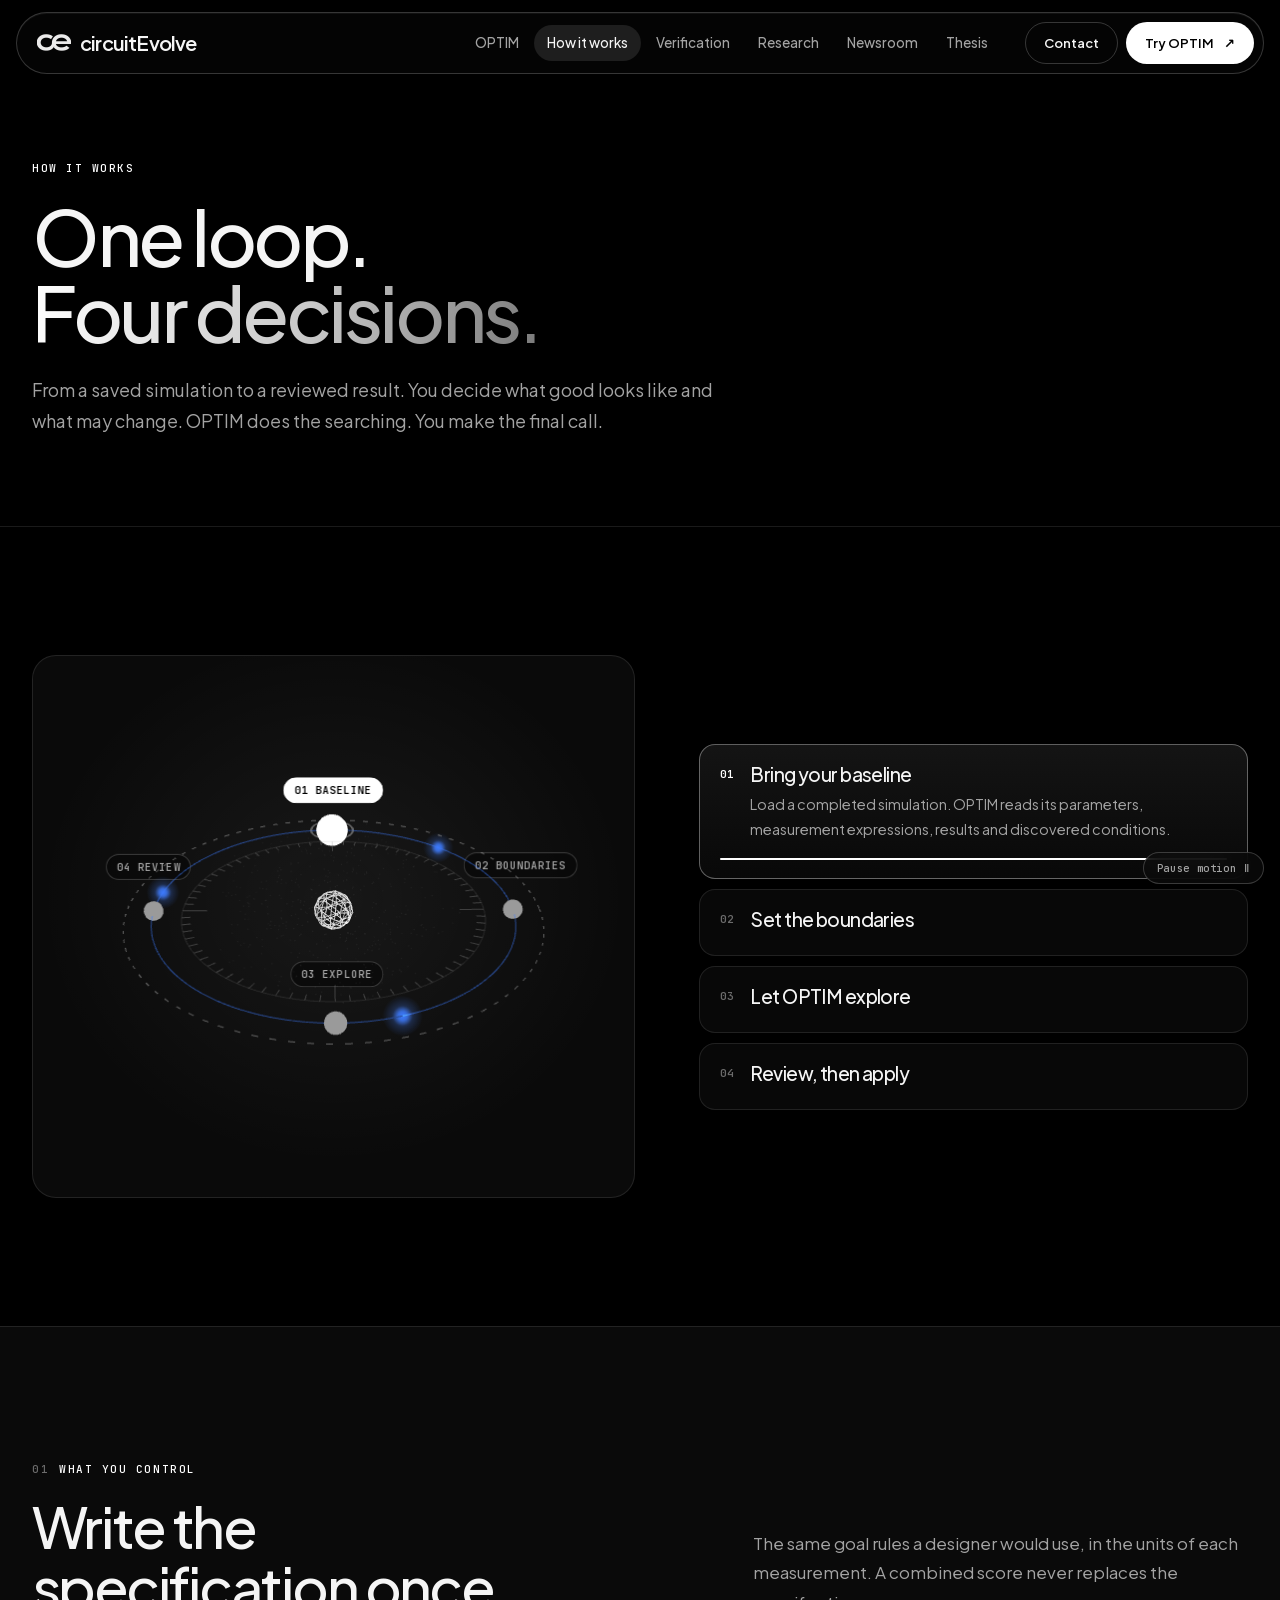
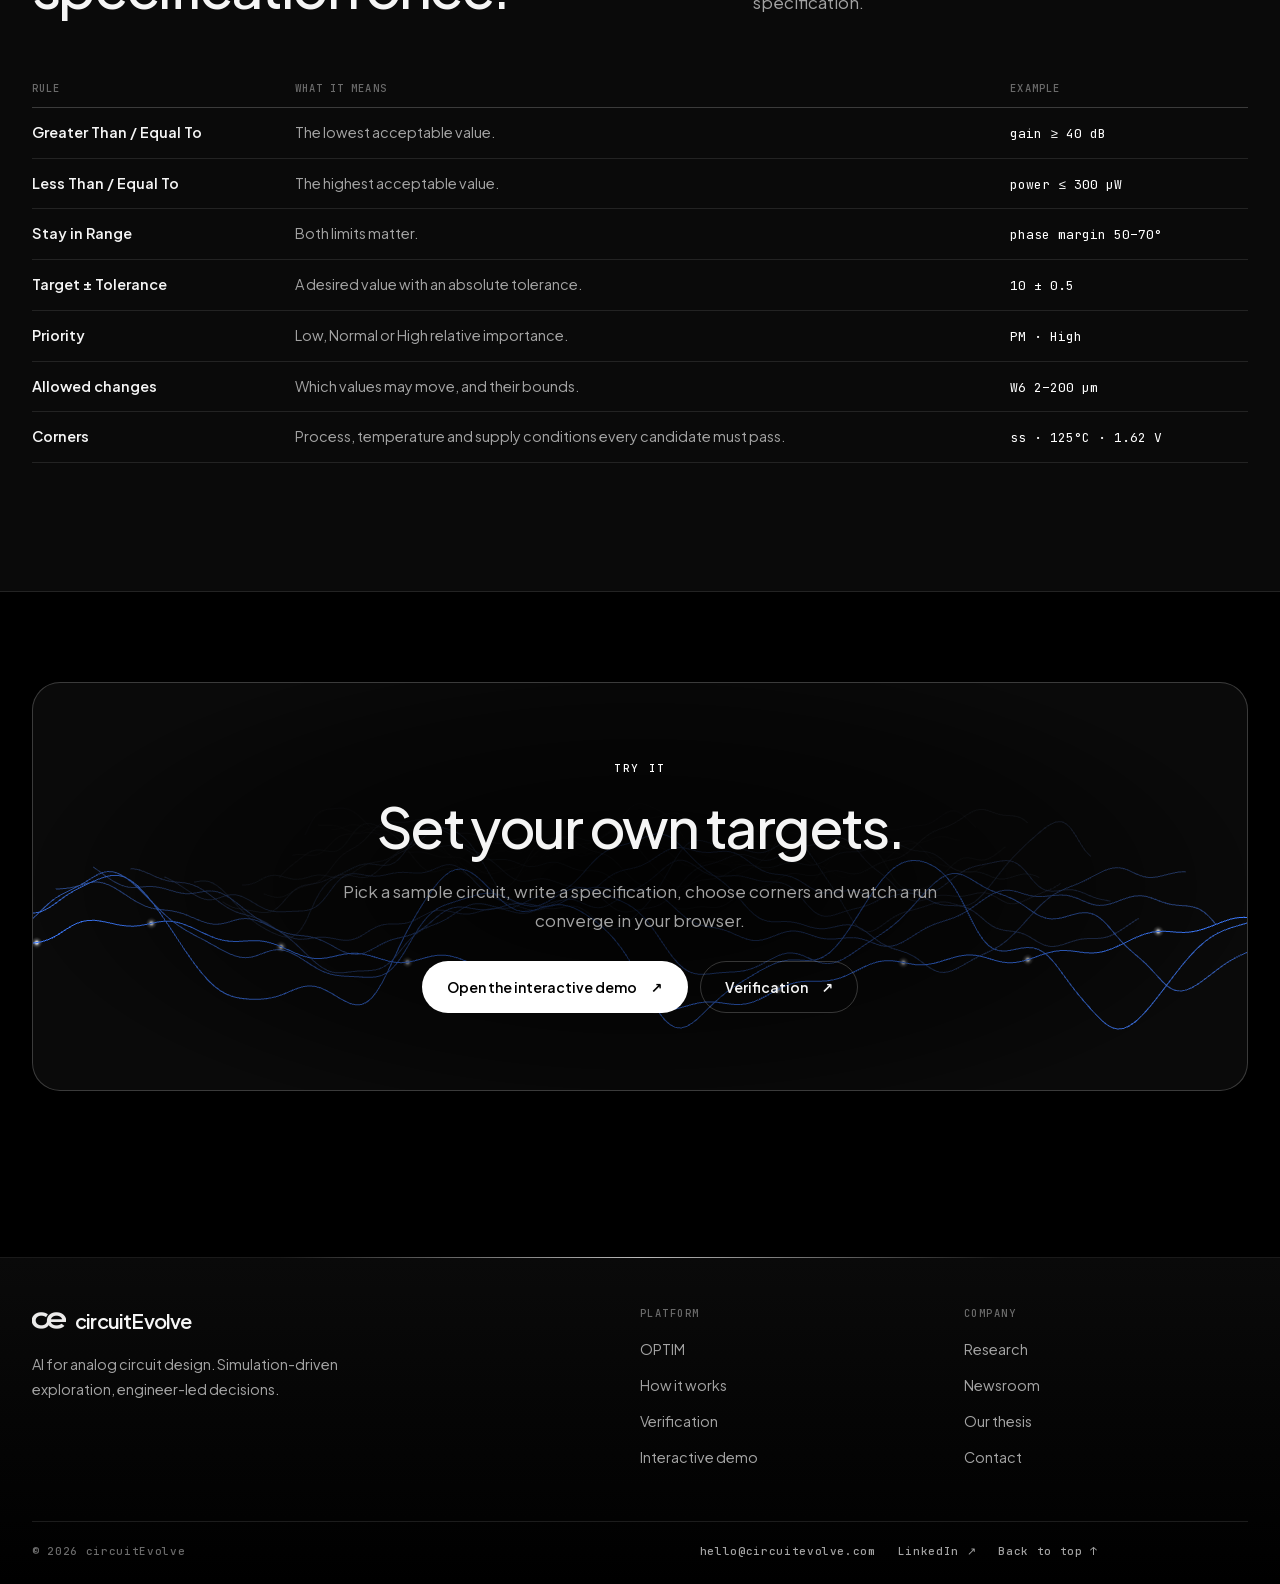
<file: how-it-works.html>
<!doctype html>
<html lang="en">
<head>
<meta charset="utf-8">
<meta name="viewport" content="width=device-width, initial-scale=1">
<title>How it works · circuitEvolve</title>
<meta name="description" content="Bring your baseline, set the boundaries, let OPTIM explore, then review and apply.">
<meta name="theme-color" content="#000000">
<link rel="canonical" href="https://sathvik-bharadwaj.github.io/circuitevolve-website/how-it-works.html">
<meta property="og:type" content="website">
<meta property="og:title" content="How it works · circuitEvolve">
<meta property="og:description" content="Bring your baseline, set the boundaries, let OPTIM explore, then review and apply.">
<meta property="og:url" content="https://sathvik-bharadwaj.github.io/circuitevolve-website/how-it-works.html">
<meta property="og:image" content="https://sathvik-bharadwaj.github.io/circuitevolve-website/assets/og-image.png">
<meta name="twitter:card" content="summary_large_image">
<link rel="icon" type="image/png" href="assets/favicon.png">
<link rel="apple-touch-icon" href="assets/favicon.png">
<link rel="preload" href="assets/jakarta.woff2" as="font" type="font/woff2" crossorigin>
<script>document.documentElement.classList.add('js')</script>
<link rel="stylesheet" href="css/site.css">
<script src="js/ce-sims.js" defer></script>
<script src="assets/three.min.js" defer></script>
<script src="js/scenes.js" defer></script>
<script src="js/site.js" defer></script>
</head>
<body>
<a class="skip" href="#main">Skip to content</a>
<header class="nav"><div class="wrap">
  <a class="brand" href="index.html" aria-label="circuitEvolve home"><span class="mark"><img src="assets/ce-logo.png" alt=""></span>circuitEvolve</a>
  <nav class="navlinks" id="navlinks" aria-label="Main"><a href="optim.html">OPTIM</a><a href="how-it-works.html" aria-current="page">How it works</a><a href="verification.html">Verification</a><a href="research.html">Research</a><a href="news.html">Newsroom</a><a href="thesis.html">Thesis</a><a class="m-only" href="contact.html">Contact</a><a class="m-only" href="demo.html">Try OPTIM ↗</a></nav>
  <div class="nav-cta"><a class="btn ghost sm" href="contact.html">Contact</a><a class="btn sm" href="demo.html">Try OPTIM <span class="arr">↗</span></a></div>
  <button class="menu" type="button" aria-label="Menu" aria-expanded="false" aria-controls="navlinks"><span></span></button>
</div></header>
<main id="main">
<section class="phero">
  <div class="wrap">
    <span class="eyebrow rise">How it works</span>
    <h1 class="rise" style="--d:.1s">One loop. <span class="grad">Four decisions.</span></h1>
    <p class="rise" style="--d:.2s">From a saved simulation to a reviewed result. You decide what good looks like and what may change. OPTIM does the searching. You make the final call.</p>
  </div>
</section>

<section class="sec">
  <div class="wrap loop">
    <div class="scene loop-scene" data-scene="loop" id="loop-scene" data-reveal>
      <span class="scene-label loop-label">01 BASELINE</span><span class="scene-label loop-label">02 BOUNDARIES</span><span class="scene-label loop-label">03 EXPLORE</span><span class="scene-label loop-label">04 REVIEW</span>
    </div>
    <div class="steps" data-reveal style="--d:.08s">
      <button class="step on" type="button" aria-pressed="true"><span class="k">01</span><span><h3>Bring your baseline</h3><p>Load a completed simulation. OPTIM reads its parameters, measurement expressions, results and discovered conditions.</p></span><span class="bar"><i></i></span></button>
      <button class="step" type="button" aria-pressed="false"><span class="k">02</span><span><h3>Set the boundaries</h3><p>Choose targets and priorities, the circuit values that may change and their limits, and every corner the design must pass.</p></span><span class="bar"><i></i></span></button>
      <button class="step" type="button" aria-pressed="false"><span class="k">03</span><span><h3>Let OPTIM explore</h3><p>Candidates are generated, simulated across your corners and scored, generation after generation, while the population converges.</p></span><span class="bar"><i></i></span></button>
      <button class="step" type="button" aria-pressed="false"><span class="k">04</span><span><h3>Review, then apply</h3><p>Compare measurements and circuit changes against the baseline, then publish the chosen candidate to your schematic.</p></span><span class="bar"><i></i></span></button>
    </div>
  </div>
</section>

<section class="sec alt">
  <div class="wrap">
    <div class="head">
      <div data-reveal><span class="eyebrow"><span class="n">01</span> What you control</span><h2>Write the specification once.</h2></div>
      <p data-reveal style="--d:.08s">The same goal rules a designer would use, in the units of each measurement. A combined score never replaces the specification.</p>
    </div>
    <div class="tbl" data-reveal>
      <table class="rules">
        <thead><tr><th>Rule</th><th>What it means</th><th>Example</th></tr></thead>
        <tbody>
          <tr><td>Greater Than / Equal To</td><td>The lowest acceptable value.</td><td><code>gain ≥ 40 dB</code></td></tr>
          <tr><td>Less Than / Equal To</td><td>The highest acceptable value.</td><td><code>power ≤ 300 µW</code></td></tr>
          <tr><td>Stay in Range</td><td>Both limits matter.</td><td><code>phase margin 50–70°</code></td></tr>
          <tr><td>Target ± Tolerance</td><td>A desired value with an absolute tolerance.</td><td><code>10 ± 0.5</code></td></tr>
          <tr><td>Priority</td><td>Low, Normal or High relative importance.</td><td><code>PM · High</code></td></tr>
          <tr><td>Allowed changes</td><td>Which values may move, and their bounds.</td><td><code>W6 2–200 µm</code></td></tr>
          <tr><td>Corners</td><td>Process, temperature and supply conditions every candidate must pass.</td><td><code>ss · 125°C · 1.62 V</code></td></tr>
        </tbody>
      </table>
    </div>
  </div>
</section>

<section class="sec tight"><div class="wrap"><div class="cta" data-reveal>
  <div class="scene" data-scene="waves" id="waves-how"></div>
  <span class="eyebrow">Try it</span><h2>Set your own targets.</h2><p>Pick a sample circuit, write a specification, choose corners and watch a run converge in your browser.</p>
  <div class="actions"><a class="btn" href="demo.html">Open the interactive demo <span class="arr">↗</span></a><a class="btn ghost" href="verification.html">Verification <span class="arr">↗</span></a></div>
</div></div></section>
</main>
<footer class="footer">
  <div class="wrap">
    <div class="footer-main">
      <div class="footer-brand">
        <a class="brand" href="index.html" aria-label="circuitEvolve home"><span class="mark"><img src="assets/ce-logo.png" alt=""></span>circuitEvolve</a>
        <p>AI for analog circuit design. Simulation-driven exploration, engineer-led decisions.</p>
      </div>
      <nav class="footer-col" aria-label="Platform"><h4>Platform</h4><a href="optim.html">OPTIM</a><a href="how-it-works.html">How it works</a><a href="verification.html">Verification</a><a href="demo.html">Interactive demo</a></nav>
      <nav class="footer-col" aria-label="Company"><h4>Company</h4><a href="research.html">Research</a><a href="news.html">Newsroom</a><a href="thesis.html">Our thesis</a><a href="contact.html">Contact</a></nav>
    </div>
    <div class="footer-bot">
      <span>© <span data-year>2026</span> circuitEvolve</span>
      <span class="footer-links"><a href="mailto:hello@circuitevolve.com">hello@circuitevolve.com</a><a href="https://www.linkedin.com/company/circuitevolve/" target="_blank" rel="noopener">LinkedIn ↗</a><a href="#main">Back to top ↑</a></span>
    </div>
  </div>
</footer>
<button class="motion-toggle" type="button" aria-pressed="false">Pause motion <span aria-hidden="true">Ⅱ</span></button>
</body>
</html>
</file>
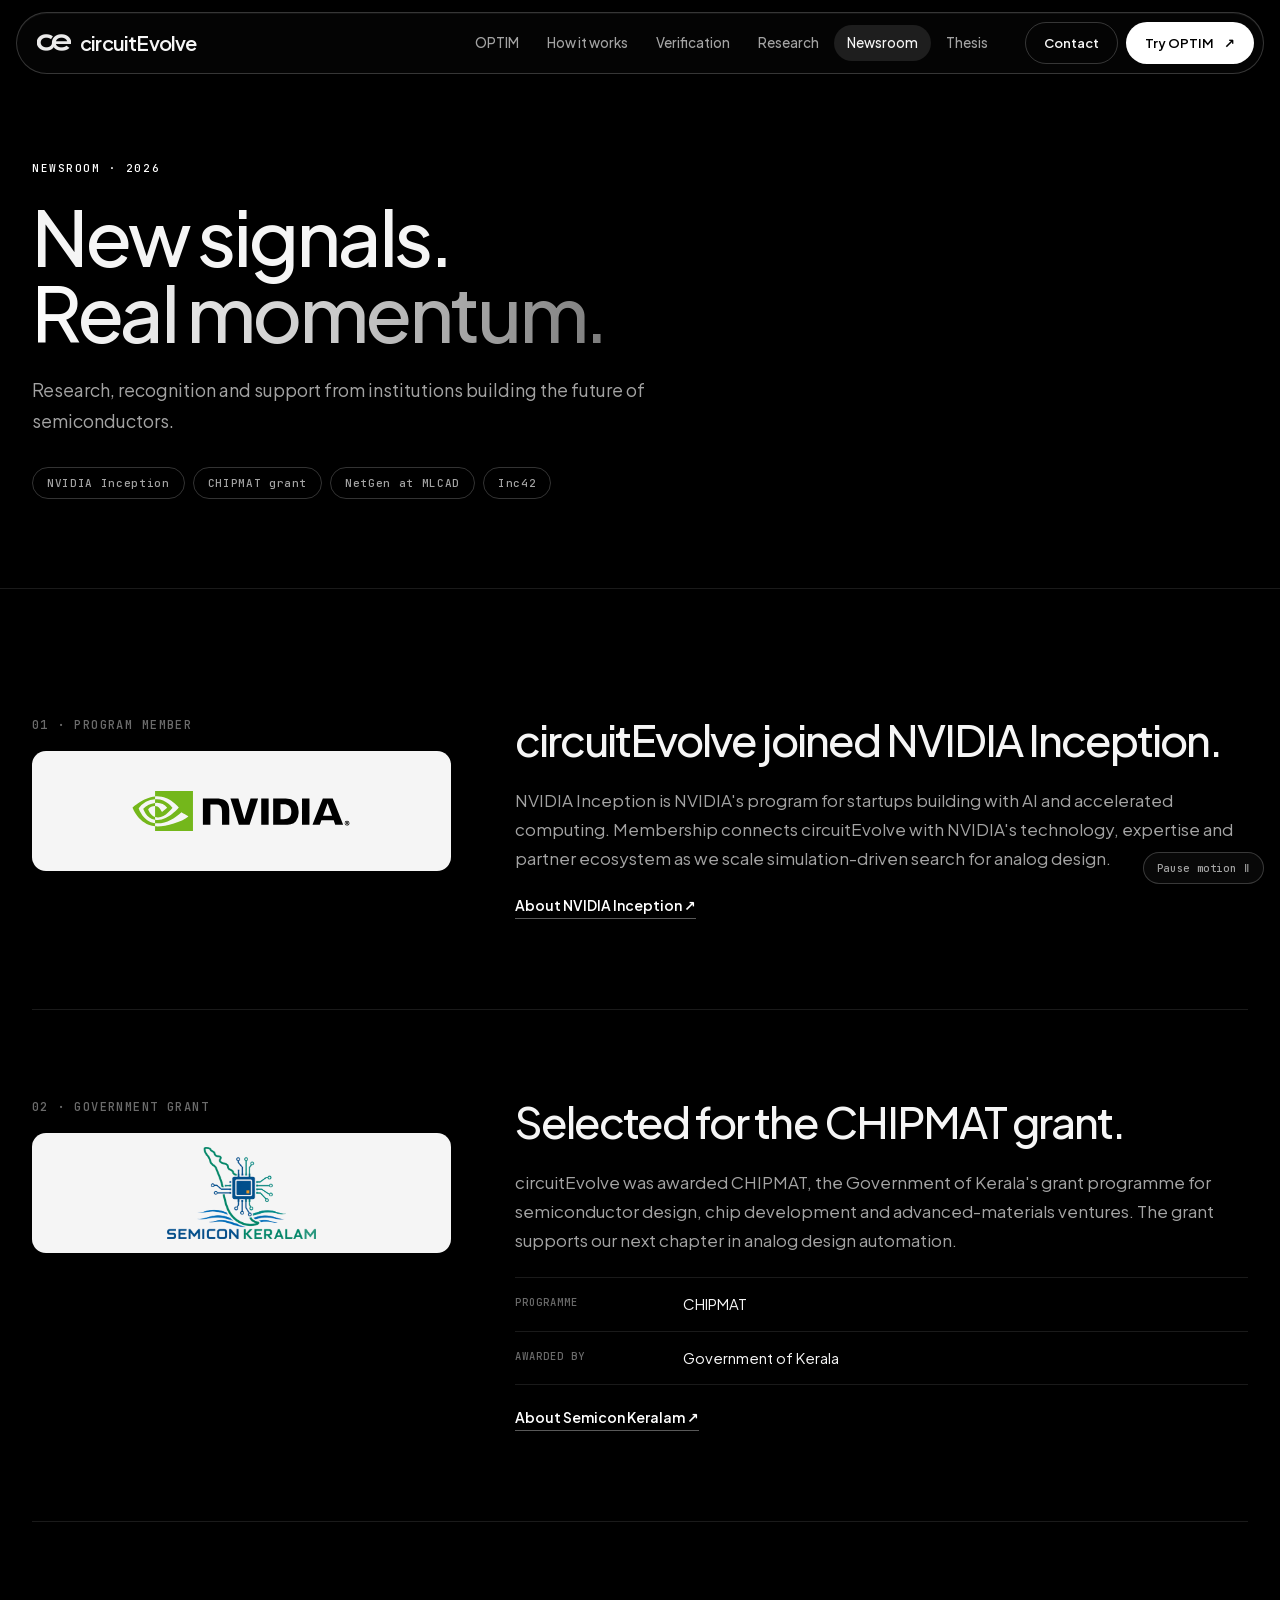
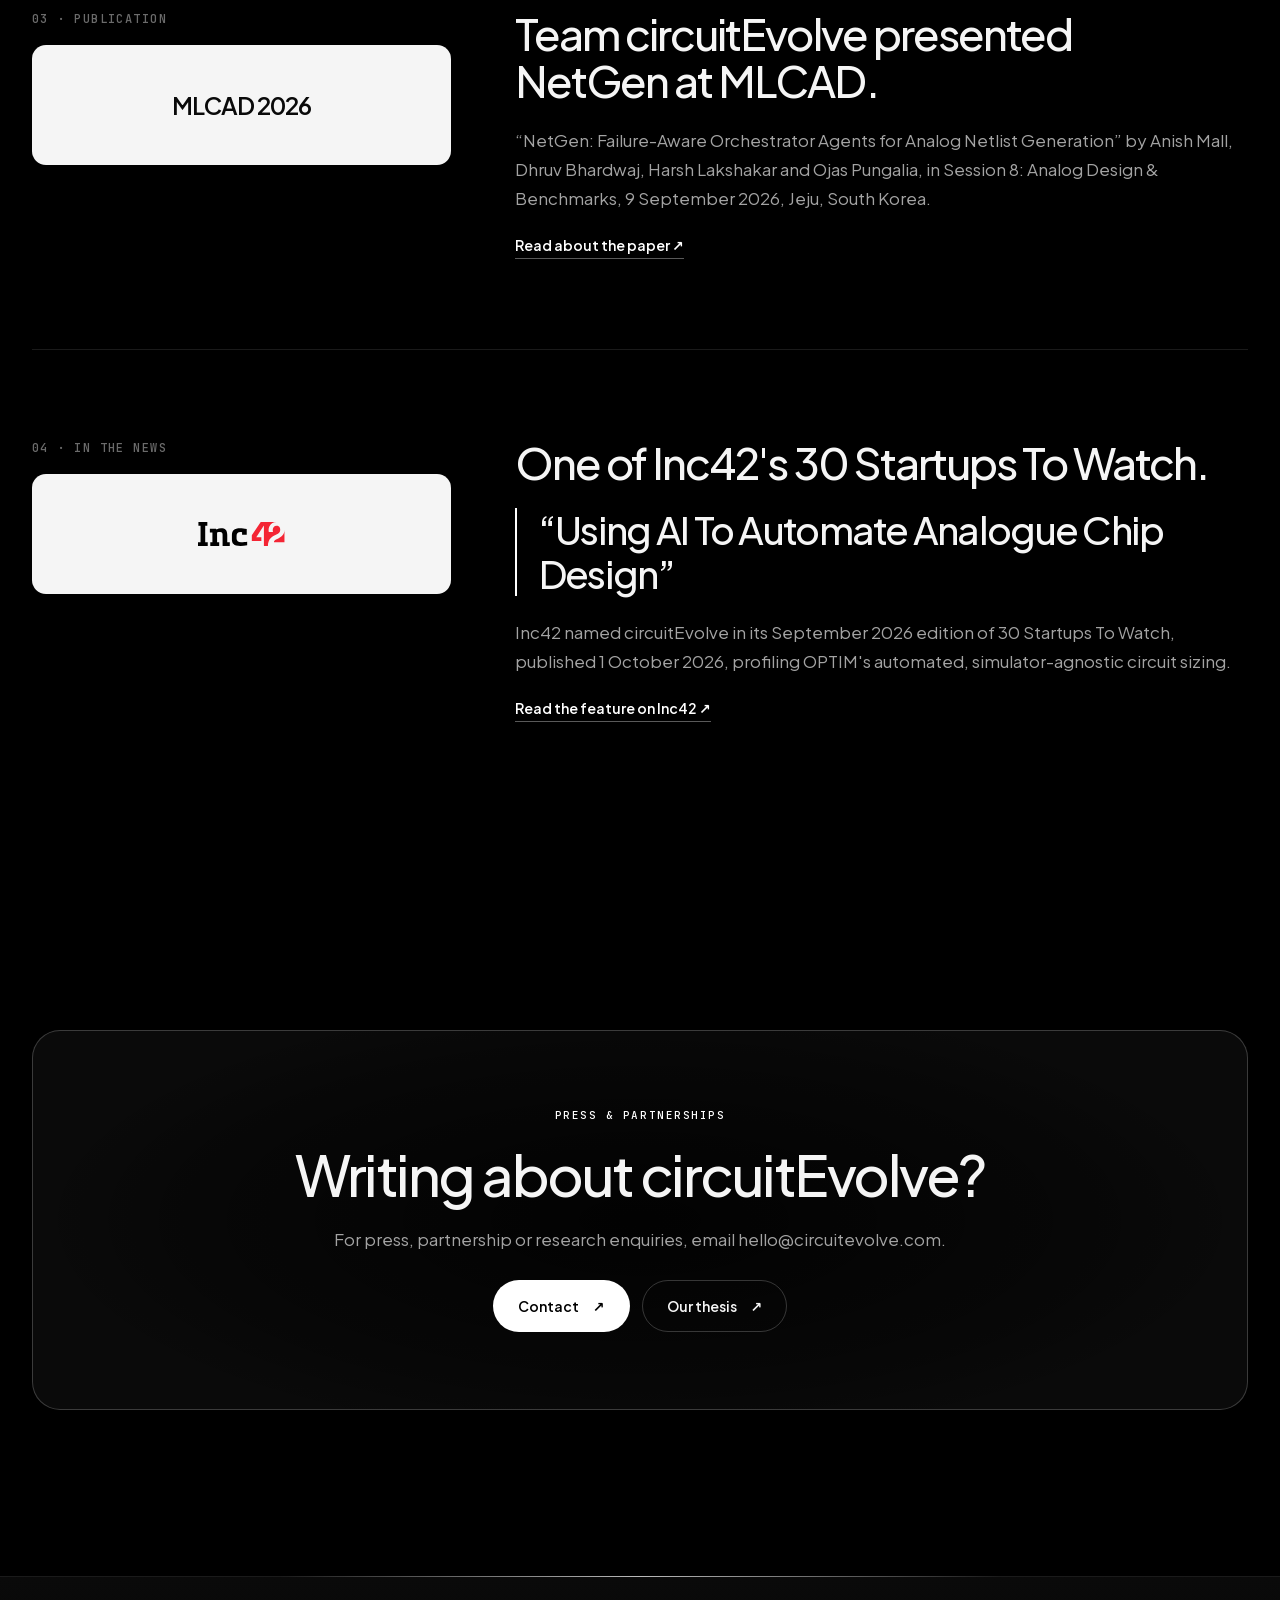
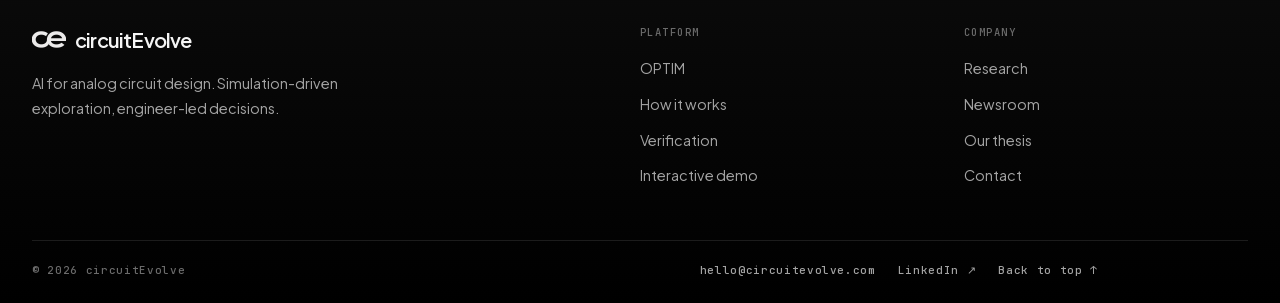
<file: news.html>
<!doctype html>
<html lang="en">
<head>
<meta charset="utf-8">
<meta name="viewport" content="width=device-width, initial-scale=1">
<title>Newsroom · circuitEvolve</title>
<meta name="description" content="NVIDIA Inception, the CHIPMAT grant from the Government of Kerala, NetGen at MLCAD 2026 and Inc42 30 Startups To Watch.">
<meta name="theme-color" content="#000000">
<link rel="canonical" href="https://sathvik-bharadwaj.github.io/circuitevolve-website/news.html">
<meta property="og:type" content="website">
<meta property="og:title" content="Newsroom · circuitEvolve">
<meta property="og:description" content="NVIDIA Inception, the CHIPMAT grant from the Government of Kerala, NetGen at MLCAD 2026 and Inc42 30 Startups To Watch.">
<meta property="og:url" content="https://sathvik-bharadwaj.github.io/circuitevolve-website/news.html">
<meta property="og:image" content="https://sathvik-bharadwaj.github.io/circuitevolve-website/assets/og-image.png">
<meta name="twitter:card" content="summary_large_image">
<link rel="icon" type="image/png" href="assets/favicon.png">
<link rel="apple-touch-icon" href="assets/favicon.png">
<link rel="preload" href="assets/jakarta.woff2" as="font" type="font/woff2" crossorigin>
<script>document.documentElement.classList.add('js')</script>
<link rel="stylesheet" href="css/site.css">
<script src="js/ce-sims.js" defer></script>

<script src="js/site.js" defer></script>
</head>
<body>
<a class="skip" href="#main">Skip to content</a>
<header class="nav"><div class="wrap">
  <a class="brand" href="index.html" aria-label="circuitEvolve home"><span class="mark"><img src="assets/ce-logo.png" alt=""></span>circuitEvolve</a>
  <nav class="navlinks" id="navlinks" aria-label="Main"><a href="optim.html">OPTIM</a><a href="how-it-works.html">How it works</a><a href="verification.html">Verification</a><a href="research.html">Research</a><a href="news.html" aria-current="page">Newsroom</a><a href="thesis.html">Thesis</a><a class="m-only" href="contact.html">Contact</a><a class="m-only" href="demo.html">Try OPTIM ↗</a></nav>
  <div class="nav-cta"><a class="btn ghost sm" href="contact.html">Contact</a><a class="btn sm" href="demo.html">Try OPTIM <span class="arr">↗</span></a></div>
  <button class="menu" type="button" aria-label="Menu" aria-expanded="false" aria-controls="navlinks"><span></span></button>
</div></header>
<main id="main">
<section class="phero">
  <div class="wrap">
    <span class="eyebrow rise">Newsroom · 2026</span>
    <h1 class="rise" style="--d:.1s">New signals. <span class="grad">Real momentum.</span></h1>
    <p class="rise" style="--d:.2s">Research, recognition and support from institutions building the future of semiconductors.</p>
    <nav class="crumbs rise" style="--d:.3s" aria-label="Stories"><a href="#nvidia">NVIDIA Inception</a><a href="#chipmat">CHIPMAT grant</a><a href="#mlcad">NetGen at MLCAD</a><a href="#inc42">Inc42</a></nav>
  </div>
</section>

<section class="sec">
  <div class="wrap">
    <article class="news-item" id="nvidia">
      <div class="side" data-reveal><span class="num">01 · PROGRAM MEMBER</span><div class="logo-plate" style="min-height:120px"><img src="assets/nvidia.svg" alt="NVIDIA" style="max-height:44px"></div></div>
      <div class="body" data-reveal style="--d:.06s">
        <h2>circuitEvolve joined NVIDIA Inception.</h2>
        <p>NVIDIA Inception is NVIDIA's program for startups building with AI and accelerated computing. Membership connects circuitEvolve with NVIDIA's technology, expertise and partner ecosystem as we scale simulation-driven search for analog design.</p>
        <a class="tlink" href="https://www.nvidia.com/en-us/startups/" target="_blank" rel="noopener">About NVIDIA Inception ↗</a>
      </div>
    </article>
    <article class="news-item" id="chipmat">
      <div class="side" data-reveal><span class="num">02 · GOVERNMENT GRANT</span><div class="logo-plate" style="min-height:120px"><img class="kerala" src="assets/semicon-keralam.png" alt="Semicon Keralam" style="max-height:92px"></div></div>
      <div class="body" data-reveal style="--d:.06s">
        <h2>Selected for the CHIPMAT grant.</h2>
        <p>circuitEvolve was awarded CHIPMAT, the Government of Kerala's grant programme for semiconductor design, chip development and advanced-materials ventures. The grant supports our next chapter in analog design automation.</p>
        <div class="facts"><div><span>Programme</span><span>CHIPMAT</span></div><div><span>Awarded by</span><span>Government of Kerala</span></div></div>
        <a class="tlink" href="https://semiconkeralam.org/" target="_blank" rel="noopener">About Semicon Keralam ↗</a>
      </div>
    </article>
    <article class="news-item" id="mlcad">
      <div class="side" data-reveal><span class="num">03 · PUBLICATION</span><div class="logo-plate" style="min-height:120px"><strong>MLCAD 2026</strong></div></div>
      <div class="body" data-reveal style="--d:.06s">
        <h2>Team circuitEvolve presented NetGen at MLCAD.</h2>
        <p>“NetGen: Failure-Aware Orchestrator Agents for Analog Netlist Generation” by Anish Mall, Dhruv Bhardwaj, Harsh Lakshakar and Ojas Pungalia, in Session 8: Analog Design &amp; Benchmarks, 9 September 2026, Jeju, South Korea.</p>
        <a class="tlink" href="research.html">Read about the paper ↗</a>
      </div>
    </article>
    <article class="news-item" id="inc42">
      <div class="side" data-reveal><span class="num">04 · IN THE NEWS</span><div class="logo-plate" style="min-height:120px"><img src="assets/inc42-dark.svg" alt="Inc42" style="max-height:44px"></div></div>
      <div class="body" data-reveal style="--d:.06s">
        <h2>One of Inc42's 30 Startups To Watch.</h2>
        <p class="quote">“Using AI To Automate Analogue Chip Design”</p>
        <p>Inc42 named circuitEvolve in its September 2026 edition of 30 Startups To Watch, published 1 October 2026, profiling OPTIM's automated, simulator-agnostic circuit sizing.</p>
        <a class="tlink" href="https://inc42.com/startups/30-startups-to-watch-startups-that-caught-our-eye-in-september-2026/" target="_blank" rel="noopener">Read the feature on Inc42 ↗</a>
      </div>
    </article>
  </div>
</section>

<section class="sec tight"><div class="wrap"><div class="cta" data-reveal>
  <span class="eyebrow">Press &amp; partnerships</span><h2>Writing about circuitEvolve?</h2><p>For press, partnership or research enquiries, email hello@circuitevolve.com.</p>
  <div class="actions"><a class="btn" href="contact.html">Contact <span class="arr">↗</span></a><a class="btn ghost" href="thesis.html">Our thesis <span class="arr">↗</span></a></div>
</div></div></section>
</main>
<footer class="footer">
  <div class="wrap">
    <div class="footer-main">
      <div class="footer-brand">
        <a class="brand" href="index.html" aria-label="circuitEvolve home"><span class="mark"><img src="assets/ce-logo.png" alt=""></span>circuitEvolve</a>
        <p>AI for analog circuit design. Simulation-driven exploration, engineer-led decisions.</p>
      </div>
      <nav class="footer-col" aria-label="Platform"><h4>Platform</h4><a href="optim.html">OPTIM</a><a href="how-it-works.html">How it works</a><a href="verification.html">Verification</a><a href="demo.html">Interactive demo</a></nav>
      <nav class="footer-col" aria-label="Company"><h4>Company</h4><a href="research.html">Research</a><a href="news.html">Newsroom</a><a href="thesis.html">Our thesis</a><a href="contact.html">Contact</a></nav>
    </div>
    <div class="footer-bot">
      <span>© <span data-year>2026</span> circuitEvolve</span>
      <span class="footer-links"><a href="mailto:hello@circuitevolve.com">hello@circuitevolve.com</a><a href="https://www.linkedin.com/company/circuitevolve/" target="_blank" rel="noopener">LinkedIn ↗</a><a href="#main">Back to top ↑</a></span>
    </div>
  </div>
</footer>
<button class="motion-toggle" type="button" aria-pressed="false">Pause motion <span aria-hidden="true">Ⅱ</span></button>
</body>
</html>
</file>
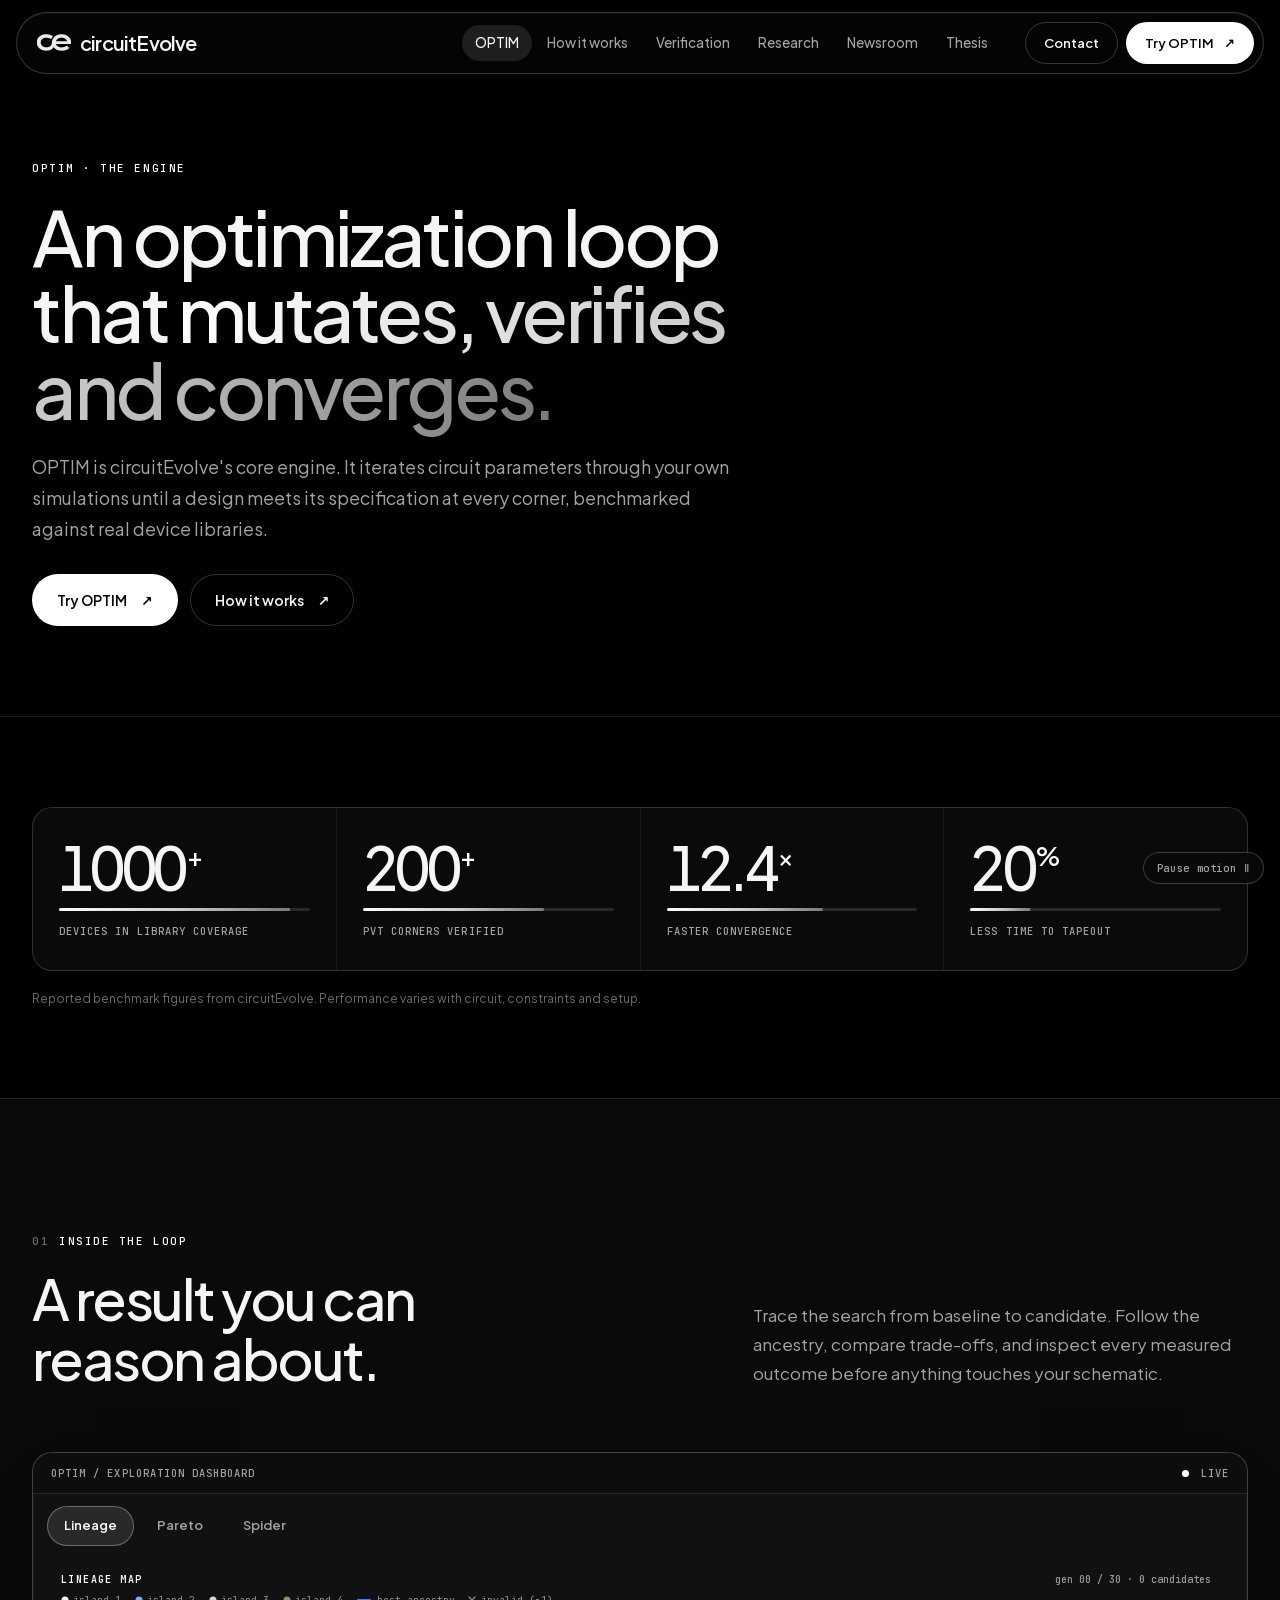
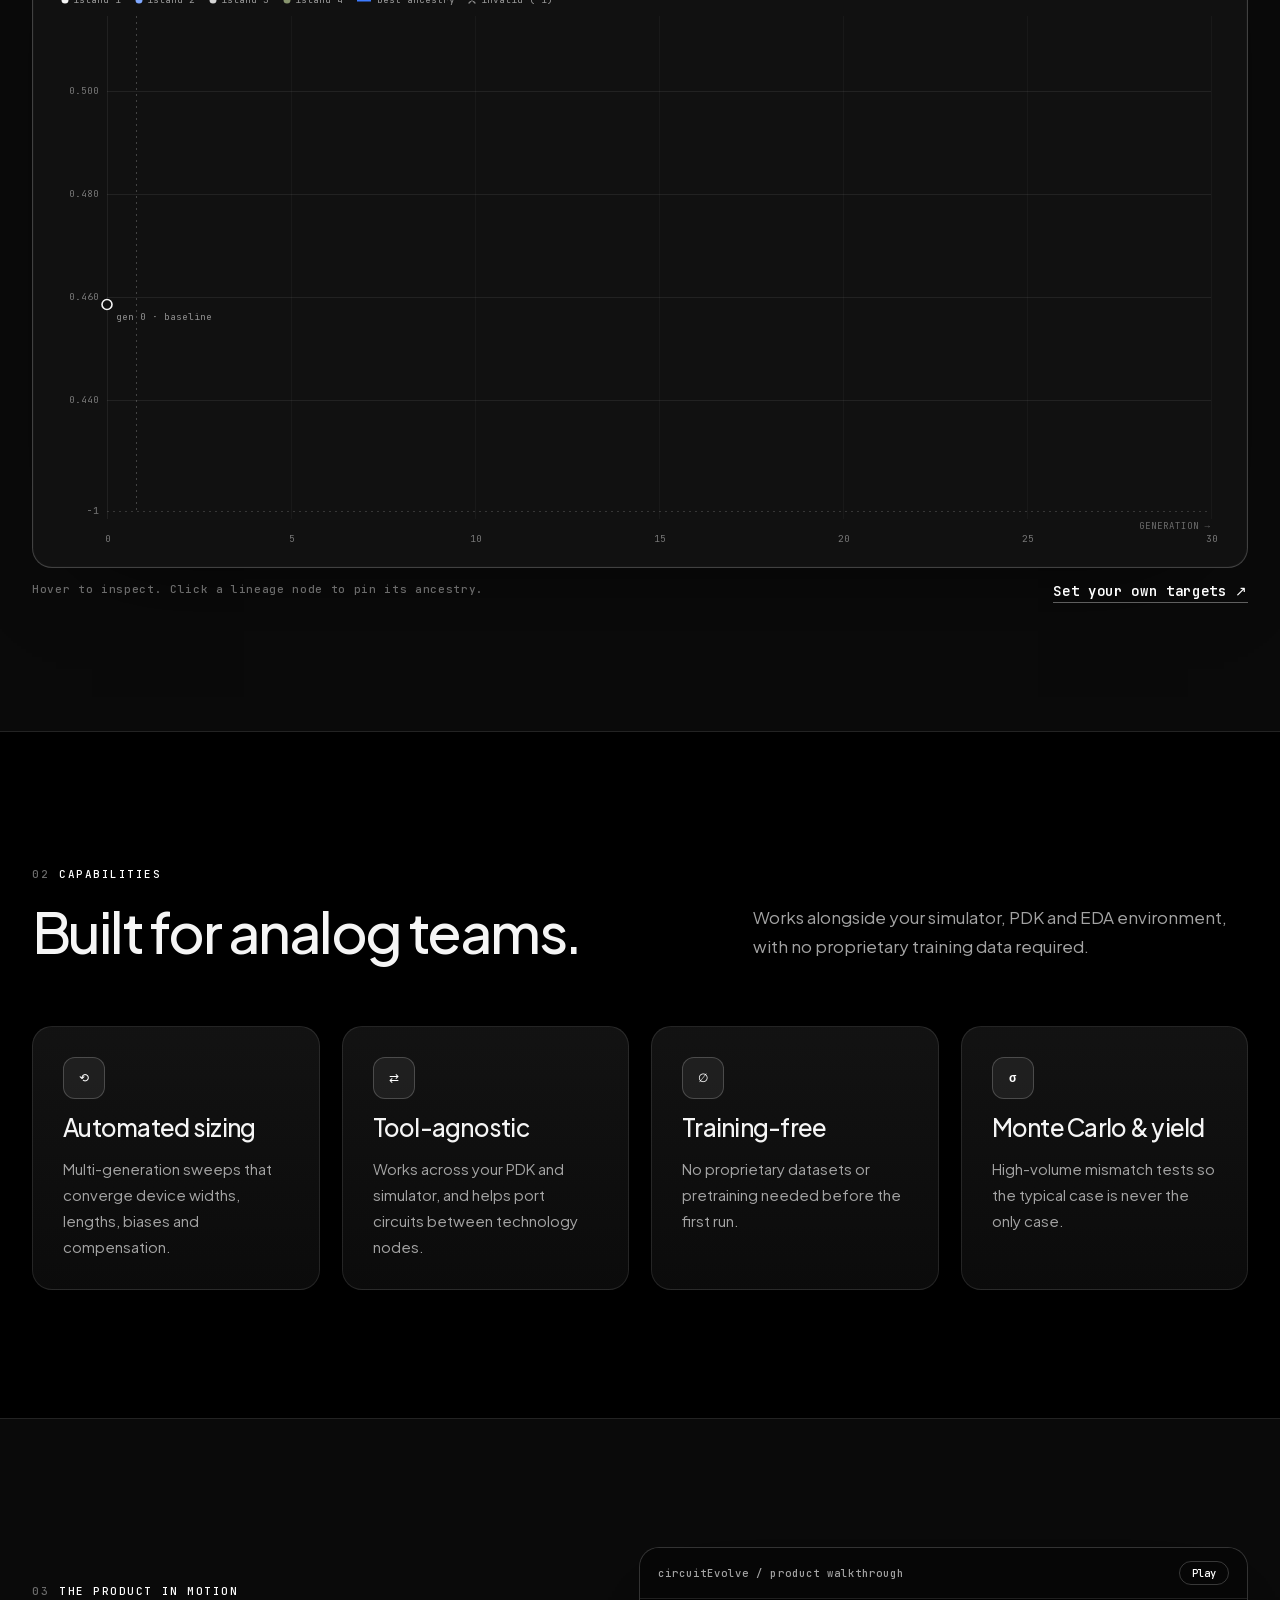
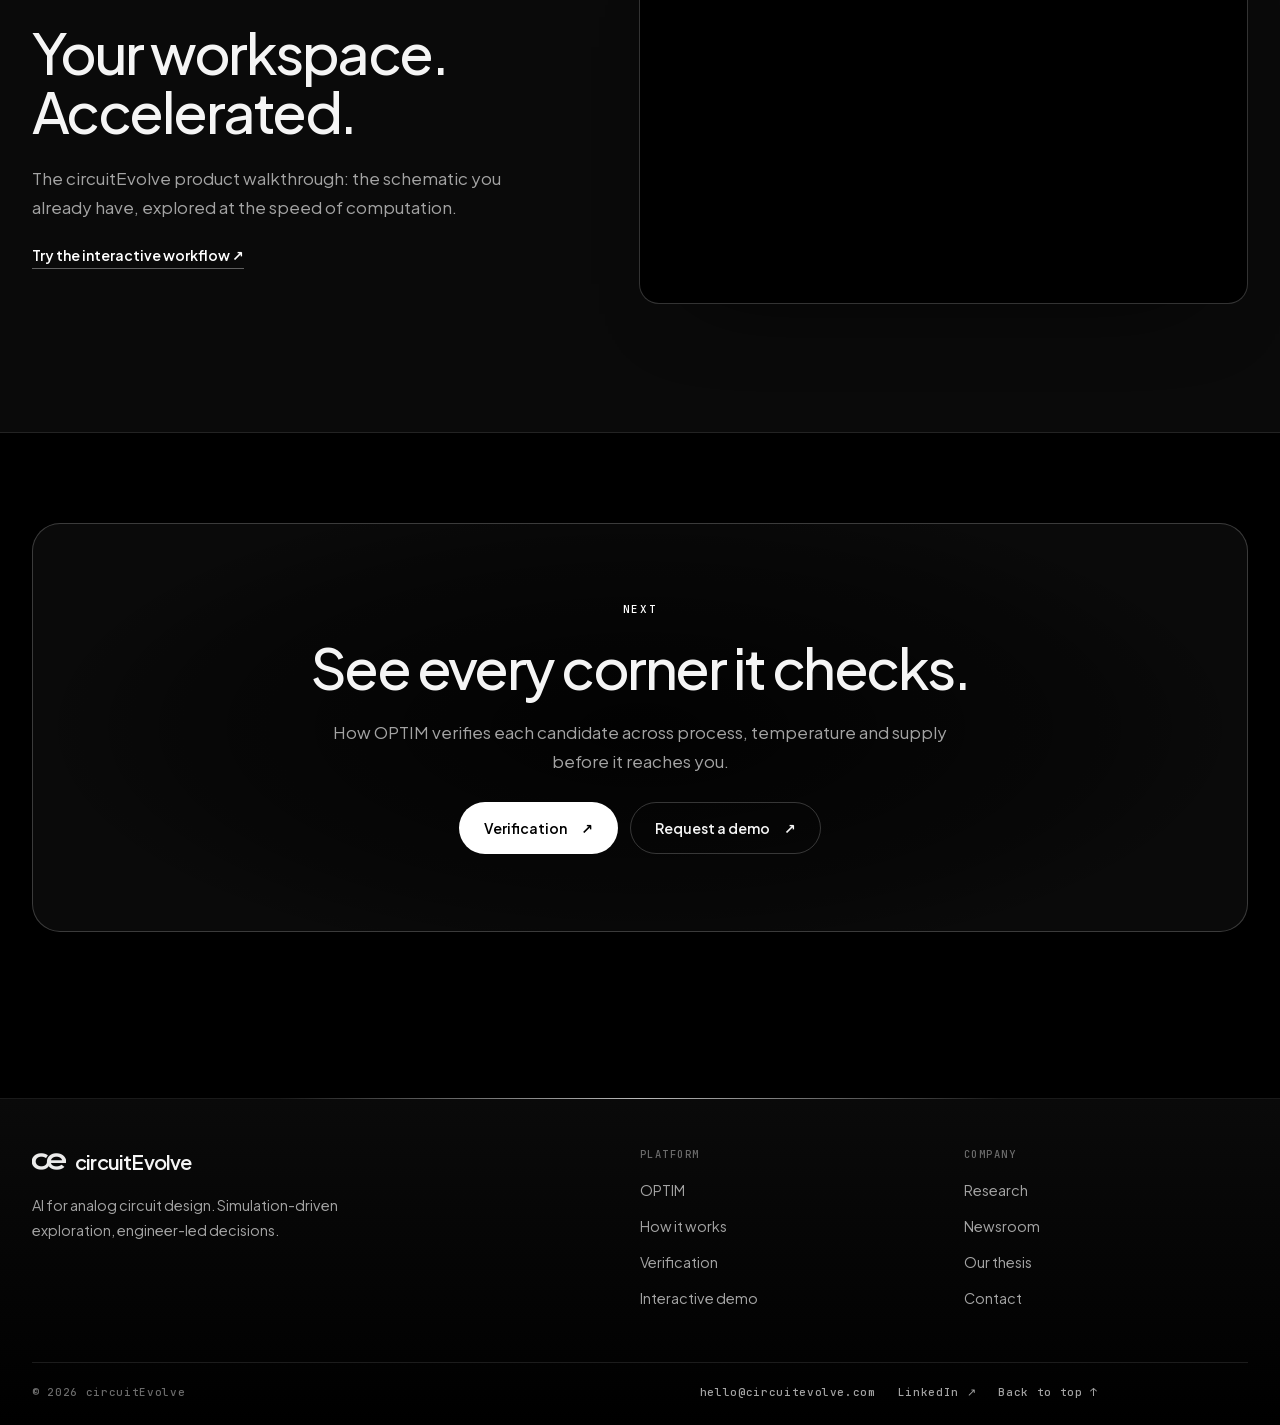
<file: optim.html>
<!doctype html>
<html lang="en">
<head>
<meta charset="utf-8">
<meta name="viewport" content="width=device-width, initial-scale=1">
<title>OPTIM · circuitEvolve</title>
<meta name="description" content="OPTIM, the simulation-driven optimization engine for analog circuits: automated sizing, multi-corner verification, Monte Carlo and yield.">
<meta name="theme-color" content="#000000">
<link rel="canonical" href="https://sathvik-bharadwaj.github.io/circuitevolve-website/optim.html">
<meta property="og:type" content="website">
<meta property="og:title" content="OPTIM · circuitEvolve">
<meta property="og:description" content="OPTIM, the simulation-driven optimization engine for analog circuits: automated sizing, multi-corner verification, Monte Carlo and yield.">
<meta property="og:url" content="https://sathvik-bharadwaj.github.io/circuitevolve-website/optim.html">
<meta property="og:image" content="https://sathvik-bharadwaj.github.io/circuitevolve-website/assets/og-image.png">
<meta name="twitter:card" content="summary_large_image">
<link rel="icon" type="image/png" href="assets/favicon.png">
<link rel="apple-touch-icon" href="assets/favicon.png">
<link rel="preload" href="assets/jakarta.woff2" as="font" type="font/woff2" crossorigin>
<script>document.documentElement.classList.add('js')</script>
<link rel="stylesheet" href="css/site.css">
<script src="js/ce-sims.js" defer></script>

<script src="js/site.js" defer></script>
</head>
<body>
<a class="skip" href="#main">Skip to content</a>
<header class="nav"><div class="wrap">
  <a class="brand" href="index.html" aria-label="circuitEvolve home"><span class="mark"><img src="assets/ce-logo.png" alt=""></span>circuitEvolve</a>
  <nav class="navlinks" id="navlinks" aria-label="Main"><a href="optim.html" aria-current="page">OPTIM</a><a href="how-it-works.html">How it works</a><a href="verification.html">Verification</a><a href="research.html">Research</a><a href="news.html">Newsroom</a><a href="thesis.html">Thesis</a><a class="m-only" href="contact.html">Contact</a><a class="m-only" href="demo.html">Try OPTIM ↗</a></nav>
  <div class="nav-cta"><a class="btn ghost sm" href="contact.html">Contact</a><a class="btn sm" href="demo.html">Try OPTIM <span class="arr">↗</span></a></div>
  <button class="menu" type="button" aria-label="Menu" aria-expanded="false" aria-controls="navlinks"><span></span></button>
</div></header>
<main id="main">
<section class="phero">
  <div class="wrap">
    <span class="eyebrow rise">OPTIM · the engine</span>
    <h1 class="rise" style="--d:.1s">An optimization loop that <span class="grad">mutates, verifies and converges.</span></h1>
    <p class="rise" style="--d:.2s">OPTIM is circuitEvolve's core engine. It iterates circuit parameters through your own simulations until a design meets its specification at every corner, benchmarked against real device libraries.</p>
    <div class="actions rise" style="--d:.3s"><a class="btn" href="demo.html">Try OPTIM <span class="arr">↗</span></a><a class="btn ghost" href="how-it-works.html">How it works <span class="arr">↗</span></a></div>
  </div>
</section>

<section class="sec tight">
  <div class="wrap">
    <div class="stats">
      <div class="stat"><strong data-count="1000">1000<sup>+</sup></strong><div class="meter" style="--v:.92"><i></i></div><span>devices in library coverage</span></div>
      <div class="stat"><strong data-count="200">200<sup>+</sup></strong><div class="meter" style="--v:.72"><i></i></div><span>PVT corners verified</span></div>
      <div class="stat"><strong data-count="12.4">12.4<sup>×</sup></strong><div class="meter" style="--v:.62"><i></i></div><span>faster convergence</span></div>
      <div class="stat"><strong data-count="20">20<sup>%</sup></strong><div class="meter" style="--v:.24"><i></i></div><span>less time to tapeout</span></div>
    </div>
    <p class="fine">Reported benchmark figures from circuitEvolve. Performance varies with circuit, constraints and setup.</p>
  </div>
</section>

<section class="sec alt">
  <div class="wrap">
    <div class="head">
      <div data-reveal><span class="eyebrow"><span class="n">01</span> Inside the loop</span><h2>A result you can reason about.</h2></div>
      <p data-reveal style="--d:.08s">Trace the search from baseline to candidate. Follow the ancestry, compare trade-offs, and inspect every measured outcome before anything touches your schematic.</p>
    </div>
    <div class="frame" data-reveal>
      <div class="frame-bar"><span>OPTIM / EXPLORATION DASHBOARD</span><span class="live"></span><span>LIVE</span></div>
      <div class="tabs" role="tablist" aria-label="Analysis view">
        <button type="button" role="tab" aria-selected="true" data-chart="lineage">Lineage</button>
        <button type="button" role="tab" aria-selected="false" tabindex="-1" data-chart="pareto">Pareto</button>
        <button type="button" role="tab" aria-selected="false" tabindex="-1" data-chart="spider">Spider</button>
      </div>
      <div class="tabbody">
        <div id="chart-lineage" role="tabpanel"><div class="sim" data-ce-sim="lineage" data-seed="11" data-speed=".85"></div></div>
        <div id="chart-pareto" role="tabpanel" hidden><div class="sim" data-ce-sim="pareto" data-seed="4" data-speed=".85"></div></div>
        <div id="chart-spider" role="tabpanel" hidden><div class="sim" data-ce-sim="spider" data-seed="9" data-speed=".85"></div></div>
      </div>
    </div>
    <div class="caption"><span>Hover to inspect. Click a lineage node to pin its ancestry.</span><a class="tlink" href="demo.html">Set your own targets ↗</a></div>
  </div>
</section>

<section class="sec">
  <div class="wrap">
    <div class="head">
      <div data-reveal><span class="eyebrow"><span class="n">02</span> Capabilities</span><h2>Built for analog teams.</h2></div>
      <p data-reveal style="--d:.08s">Works alongside your simulator, PDK and EDA environment, with no proprietary training data required.</p>
    </div>
    <div class="grid4">
      <div class="card" data-reveal><span class="ico">⟲</span><h3>Automated sizing</h3><p>Multi-generation sweeps that converge device widths, lengths, biases and compensation.</p></div>
      <div class="card" data-reveal style="--d:.06s"><span class="ico">⇄</span><h3>Tool-agnostic</h3><p>Works across your PDK and simulator, and helps port circuits between technology nodes.</p></div>
      <div class="card" data-reveal style="--d:.12s"><span class="ico">∅</span><h3>Training-free</h3><p>No proprietary datasets or pretraining needed before the first run.</p></div>
      <div class="card" data-reveal style="--d:.18s"><span class="ico">σ</span><h3>Monte Carlo &amp; yield</h3><p>High-volume mismatch tests so the typical case is never the only case.</p></div>
    </div>
  </div>
</section>

<section class="sec alt">
  <div class="wrap split">
    <div class="stack" data-reveal>
      <span class="eyebrow"><span class="n">03</span> The product in motion</span>
      <h2>Your workspace. Accelerated.</h2>
      <p>The circuitEvolve product walkthrough: the schematic you already have, explored at the speed of computation.</p>
      <a class="tlink" href="demo.html">Try the interactive workflow ↗</a>
    </div>
    <div class="device" data-reveal style="--d:.08s">
      <div class="frame-bar"><span>circuitEvolve / product walkthrough</span><button class="vbtn" type="button">Play</button></div>
      <video src="assets/original-demo.mp4" muted loop playsinline preload="metadata" aria-label="circuitEvolve product walkthrough animation"></video>
    </div>
  </div>
</section>

<section class="sec tight"><div class="wrap"><div class="cta" data-reveal>
  <span class="eyebrow">Next</span><h2>See every corner it checks.</h2><p>How OPTIM verifies each candidate across process, temperature and supply before it reaches you.</p>
  <div class="actions"><a class="btn" href="verification.html">Verification <span class="arr">↗</span></a><a class="btn ghost" href="contact.html">Request a demo <span class="arr">↗</span></a></div>
</div></div></section>
</main>
<footer class="footer">
  <div class="wrap">
    <div class="footer-main">
      <div class="footer-brand">
        <a class="brand" href="index.html" aria-label="circuitEvolve home"><span class="mark"><img src="assets/ce-logo.png" alt=""></span>circuitEvolve</a>
        <p>AI for analog circuit design. Simulation-driven exploration, engineer-led decisions.</p>
      </div>
      <nav class="footer-col" aria-label="Platform"><h4>Platform</h4><a href="optim.html">OPTIM</a><a href="how-it-works.html">How it works</a><a href="verification.html">Verification</a><a href="demo.html">Interactive demo</a></nav>
      <nav class="footer-col" aria-label="Company"><h4>Company</h4><a href="research.html">Research</a><a href="news.html">Newsroom</a><a href="thesis.html">Our thesis</a><a href="contact.html">Contact</a></nav>
    </div>
    <div class="footer-bot">
      <span>© <span data-year>2026</span> circuitEvolve</span>
      <span class="footer-links"><a href="mailto:hello@circuitevolve.com">hello@circuitevolve.com</a><a href="https://www.linkedin.com/company/circuitevolve/" target="_blank" rel="noopener">LinkedIn ↗</a><a href="#main">Back to top ↑</a></span>
    </div>
  </div>
</footer>
<button class="motion-toggle" type="button" aria-pressed="false">Pause motion <span aria-hidden="true">Ⅱ</span></button>
</body>
</html>
</file>
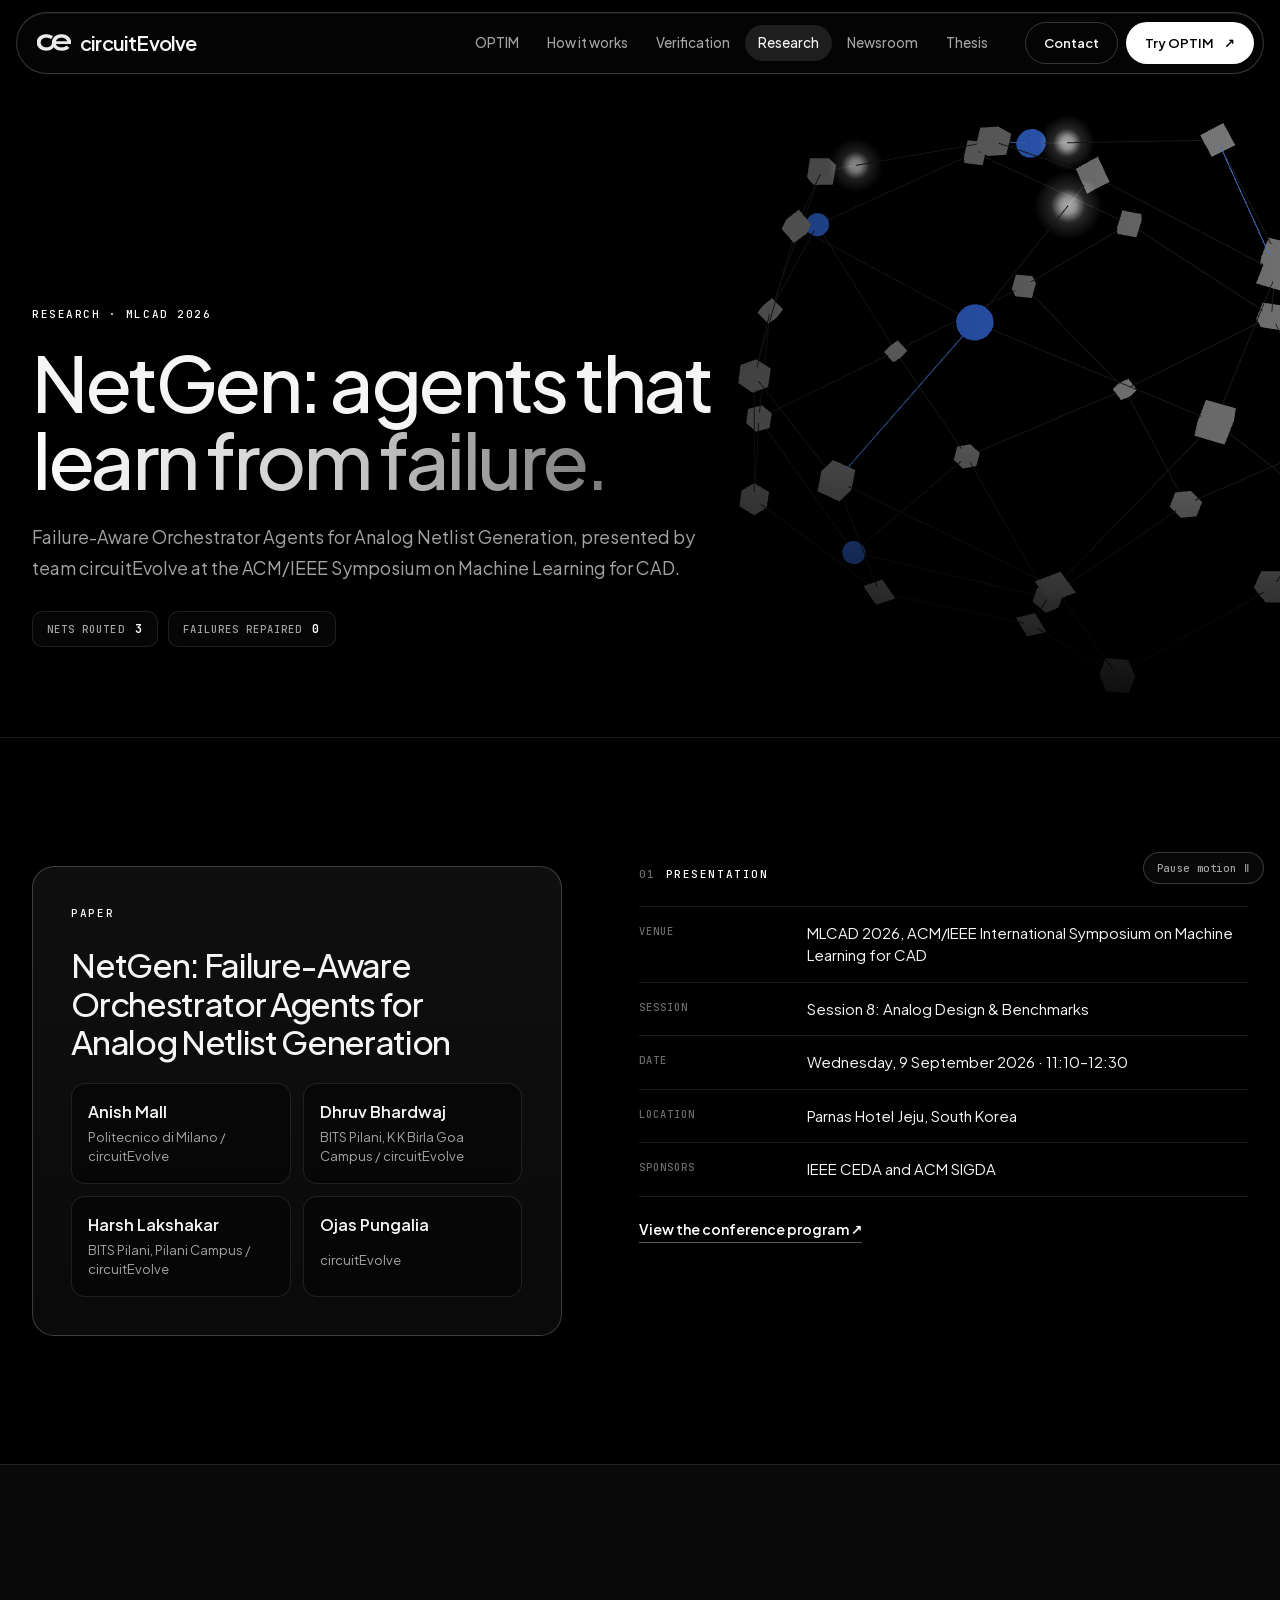
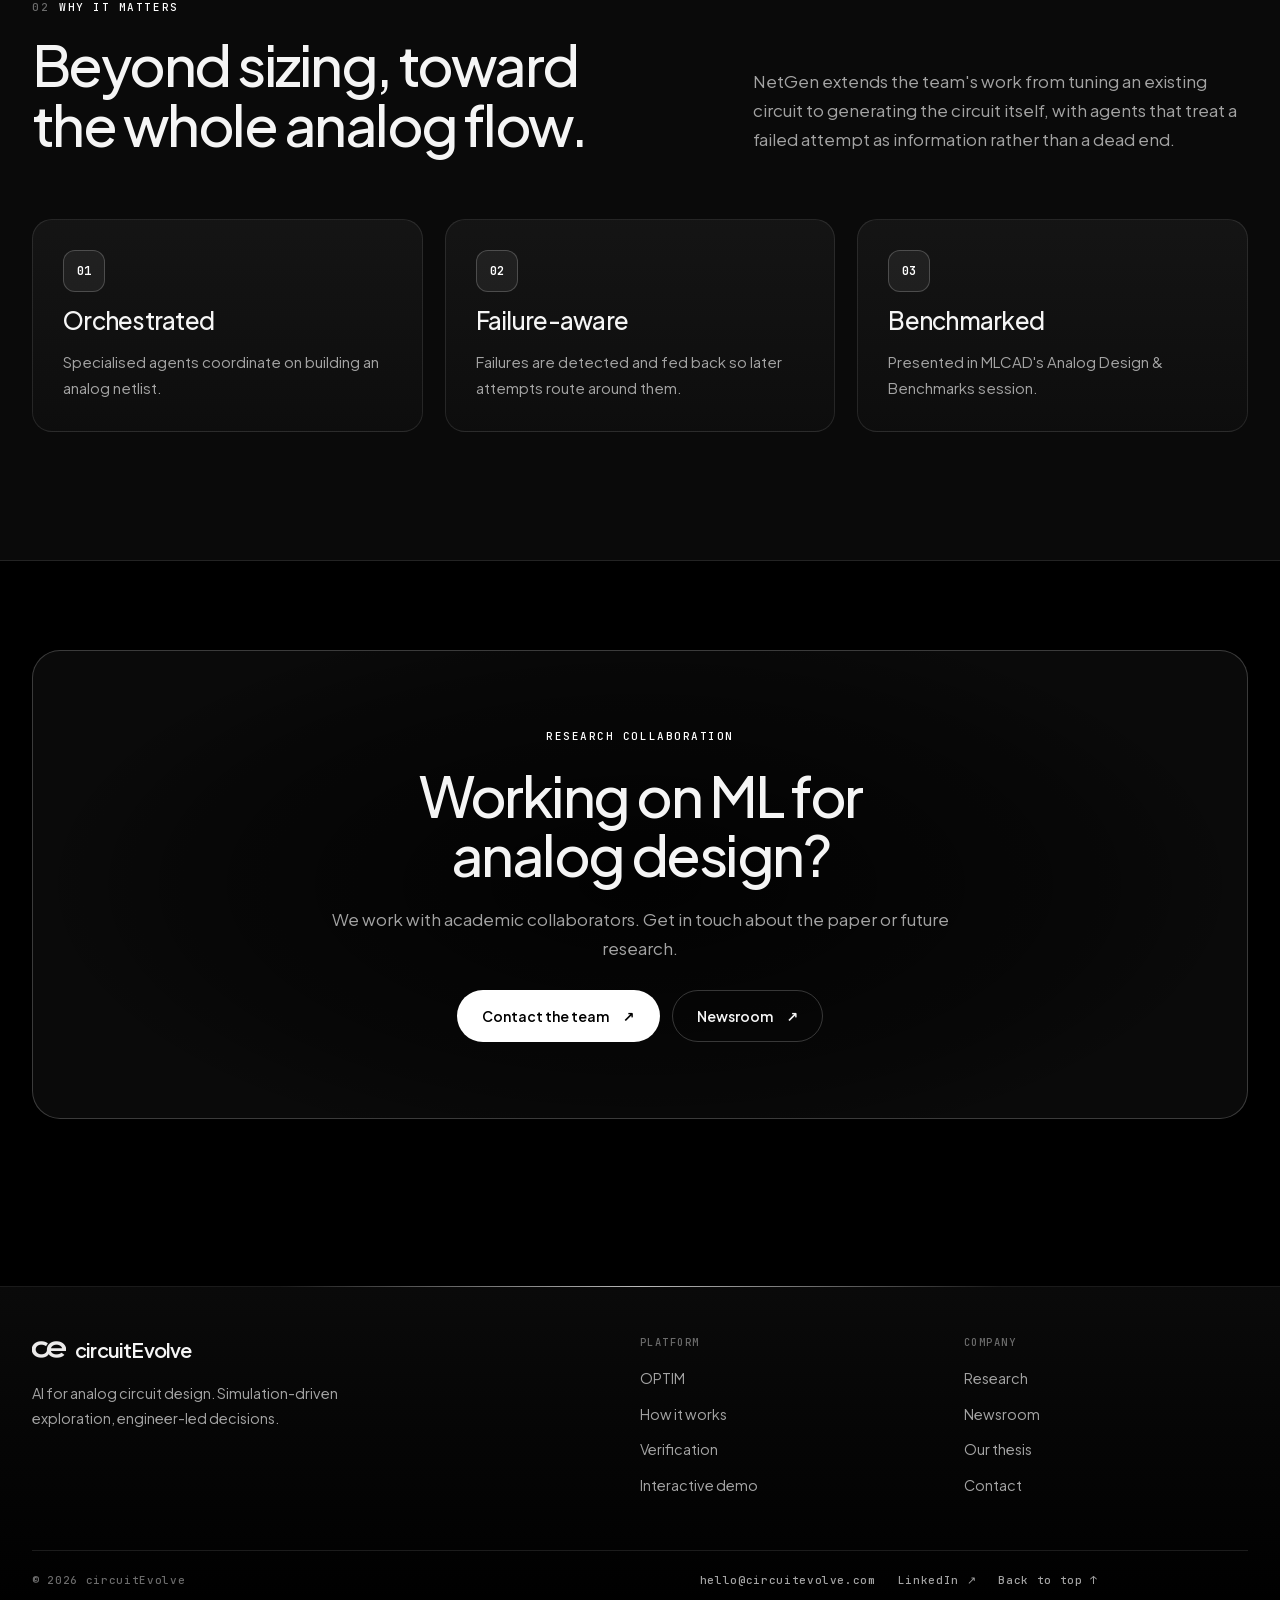
<file: research.html>
<!doctype html>
<html lang="en">
<head>
<meta charset="utf-8">
<meta name="viewport" content="width=device-width, initial-scale=1">
<title>NetGen at MLCAD 2026 · circuitEvolve</title>
<meta name="description" content="NetGen: Failure-Aware Orchestrator Agents for Analog Netlist Generation, presented at MLCAD 2026.">
<meta name="theme-color" content="#000000">
<link rel="canonical" href="https://sathvik-bharadwaj.github.io/circuitevolve-website/research.html">
<meta property="og:type" content="website">
<meta property="og:title" content="NetGen at MLCAD 2026 · circuitEvolve">
<meta property="og:description" content="NetGen: Failure-Aware Orchestrator Agents for Analog Netlist Generation, presented at MLCAD 2026.">
<meta property="og:url" content="https://sathvik-bharadwaj.github.io/circuitevolve-website/research.html">
<meta property="og:image" content="https://sathvik-bharadwaj.github.io/circuitevolve-website/assets/og-image.png">
<meta name="twitter:card" content="summary_large_image">
<link rel="icon" type="image/png" href="assets/favicon.png">
<link rel="apple-touch-icon" href="assets/favicon.png">
<link rel="preload" href="assets/jakarta.woff2" as="font" type="font/woff2" crossorigin>
<script>document.documentElement.classList.add('js')</script>
<link rel="stylesheet" href="css/site.css">
<script src="js/ce-sims.js" defer></script>
<script src="assets/three.min.js" defer></script>
<script src="js/scenes.js" defer></script>
<script src="js/site.js" defer></script>
</head>
<body>
<a class="skip" href="#main">Skip to content</a>
<header class="nav"><div class="wrap">
  <a class="brand" href="index.html" aria-label="circuitEvolve home"><span class="mark"><img src="assets/ce-logo.png" alt=""></span>circuitEvolve</a>
  <nav class="navlinks" id="navlinks" aria-label="Main"><a href="optim.html">OPTIM</a><a href="how-it-works.html">How it works</a><a href="verification.html">Verification</a><a href="research.html" aria-current="page">Research</a><a href="news.html">Newsroom</a><a href="thesis.html">Thesis</a><a class="m-only" href="contact.html">Contact</a><a class="m-only" href="demo.html">Try OPTIM ↗</a></nav>
  <div class="nav-cta"><a class="btn ghost sm" href="contact.html">Contact</a><a class="btn sm" href="demo.html">Try OPTIM <span class="arr">↗</span></a></div>
  <button class="menu" type="button" aria-label="Menu" aria-expanded="false" aria-controls="navlinks"><span></span></button>
</div></header>
<main id="main">
<section class="phero" style="min-height:min(82vh,820px);display:flex;align-items:flex-end">
  <div class="scene" data-scene="netgen" id="netgen-research" data-x="5" data-dist="14.5"></div>
  <div class="wrap">
    <span class="eyebrow rise">Research · MLCAD 2026</span>
    <h1 class="rise" style="--d:.1s">NetGen: agents that <span class="grad">learn from failure.</span></h1>
    <p class="rise" style="--d:.2s">Failure-Aware Orchestrator Agents for Analog Netlist Generation, presented by team circuitEvolve at the ACM/IEEE Symposium on Machine Learning for CAD.</p>
    <div class="hud rise" style="--d:.3s;margin-top:28px" aria-hidden="true"><span class="hud-item">NETS ROUTED <b class="c" data-hud="built">0</b></span><span class="hud-item">FAILURES REPAIRED <b class="a" data-hud="fixed">0</b></span></div>
  </div>
</section>

<section class="sec">
  <div class="wrap split" style="align-items:start">
    <div class="paper" data-reveal>
      <span class="eyebrow">Paper</span>
      <p class="title">NetGen: Failure-Aware Orchestrator Agents for Analog Netlist Generation</p>
      <div class="people">
        <div class="person"><b>Anish Mall</b><small>Politecnico di Milano / circuitEvolve</small></div>
        <div class="person"><b>Dhruv Bhardwaj</b><small>BITS Pilani, K K Birla Goa Campus / circuitEvolve</small></div>
        <div class="person"><b>Harsh Lakshakar</b><small>BITS Pilani, Pilani Campus / circuitEvolve</small></div>
        <div class="person"><b>Ojas Pungalia</b><small>circuitEvolve</small></div>
      </div>
    </div>
    <div class="stack" data-reveal style="--d:.08s">
      <span class="eyebrow"><span class="n">01</span> Presentation</span>
      <div class="facts">
        <div><span>Venue</span><span>MLCAD 2026, ACM/IEEE International Symposium on Machine Learning for CAD</span></div>
        <div><span>Session</span><span>Session 8: Analog Design &amp; Benchmarks</span></div>
        <div><span>Date</span><span>Wednesday, 9 September 2026 · 11:10–12:30</span></div>
        <div><span>Location</span><span>Parnas Hotel Jeju, South Korea</span></div>
        <div><span>Sponsors</span><span>IEEE CEDA and ACM SIGDA</span></div>
      </div>
      <a class="tlink" href="https://mlcad.org/symposium/2026/program/" target="_blank" rel="noopener">View the conference program ↗</a>
    </div>
  </div>
</section>

<section class="sec alt">
  <div class="wrap">
    <div class="head">
      <div data-reveal><span class="eyebrow"><span class="n">02</span> Why it matters</span><h2>Beyond sizing, toward the whole analog flow.</h2></div>
      <p data-reveal style="--d:.08s">NetGen extends the team's work from tuning an existing circuit to generating the circuit itself, with agents that treat a failed attempt as information rather than a dead end.</p>
    </div>
    <div class="grid3">
      <div class="card" data-reveal><span class="ico">01</span><h3>Orchestrated</h3><p>Specialised agents coordinate on building an analog netlist.</p></div>
      <div class="card" data-reveal style="--d:.06s"><span class="ico">02</span><h3>Failure-aware</h3><p>Failures are detected and fed back so later attempts route around them.</p></div>
      <div class="card" data-reveal style="--d:.12s"><span class="ico">03</span><h3>Benchmarked</h3><p>Presented in MLCAD's Analog Design &amp; Benchmarks session.</p></div>
    </div>
  </div>
</section>

<section class="sec tight"><div class="wrap"><div class="cta" data-reveal>
  <span class="eyebrow">Research collaboration</span><h2>Working on ML for analog design?</h2><p>We work with academic collaborators. Get in touch about the paper or future research.</p>
  <div class="actions"><a class="btn" href="contact.html">Contact the team <span class="arr">↗</span></a><a class="btn ghost" href="news.html">Newsroom <span class="arr">↗</span></a></div>
</div></div></section>
</main>
<footer class="footer">
  <div class="wrap">
    <div class="footer-main">
      <div class="footer-brand">
        <a class="brand" href="index.html" aria-label="circuitEvolve home"><span class="mark"><img src="assets/ce-logo.png" alt=""></span>circuitEvolve</a>
        <p>AI for analog circuit design. Simulation-driven exploration, engineer-led decisions.</p>
      </div>
      <nav class="footer-col" aria-label="Platform"><h4>Platform</h4><a href="optim.html">OPTIM</a><a href="how-it-works.html">How it works</a><a href="verification.html">Verification</a><a href="demo.html">Interactive demo</a></nav>
      <nav class="footer-col" aria-label="Company"><h4>Company</h4><a href="research.html">Research</a><a href="news.html">Newsroom</a><a href="thesis.html">Our thesis</a><a href="contact.html">Contact</a></nav>
    </div>
    <div class="footer-bot">
      <span>© <span data-year>2026</span> circuitEvolve</span>
      <span class="footer-links"><a href="mailto:hello@circuitevolve.com">hello@circuitevolve.com</a><a href="https://www.linkedin.com/company/circuitevolve/" target="_blank" rel="noopener">LinkedIn ↗</a><a href="#main">Back to top ↑</a></span>
    </div>
  </div>
</footer>
<button class="motion-toggle" type="button" aria-pressed="false">Pause motion <span aria-hidden="true">Ⅱ</span></button>
</body>
</html>
</file>
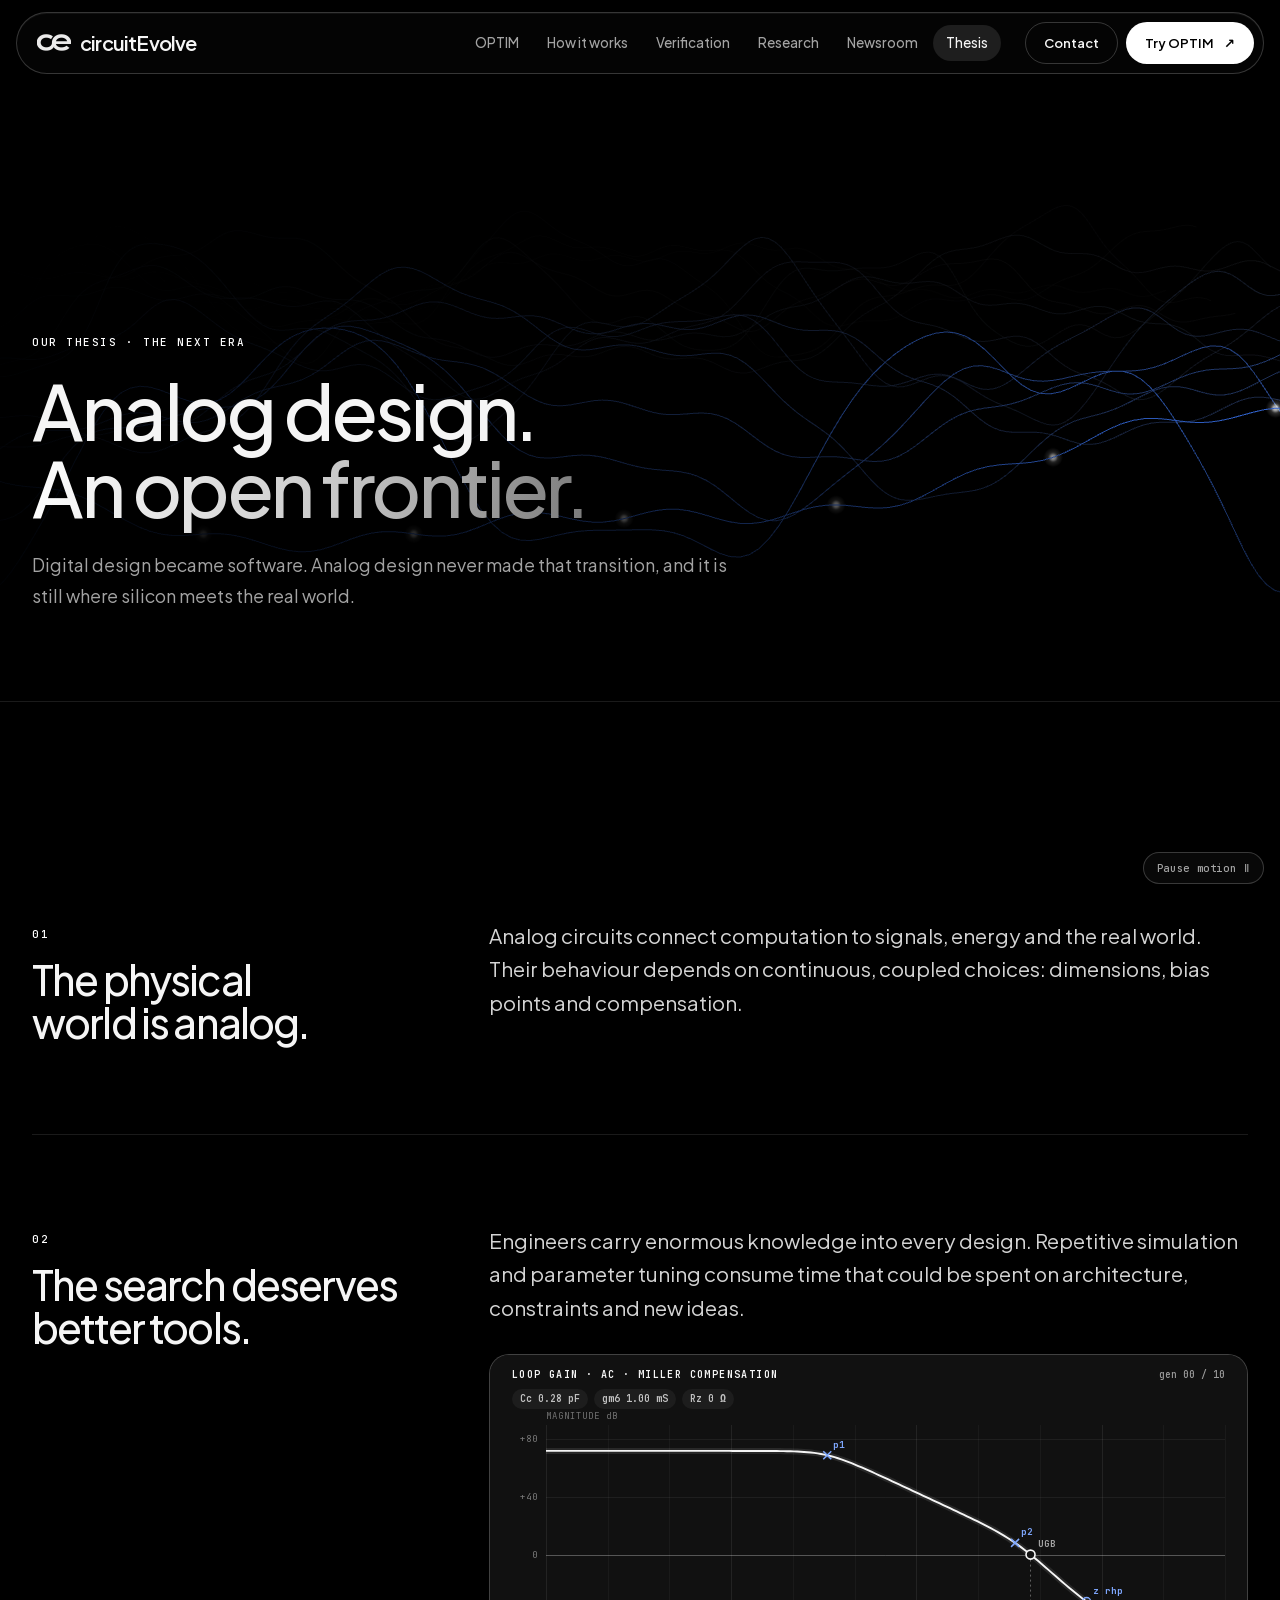
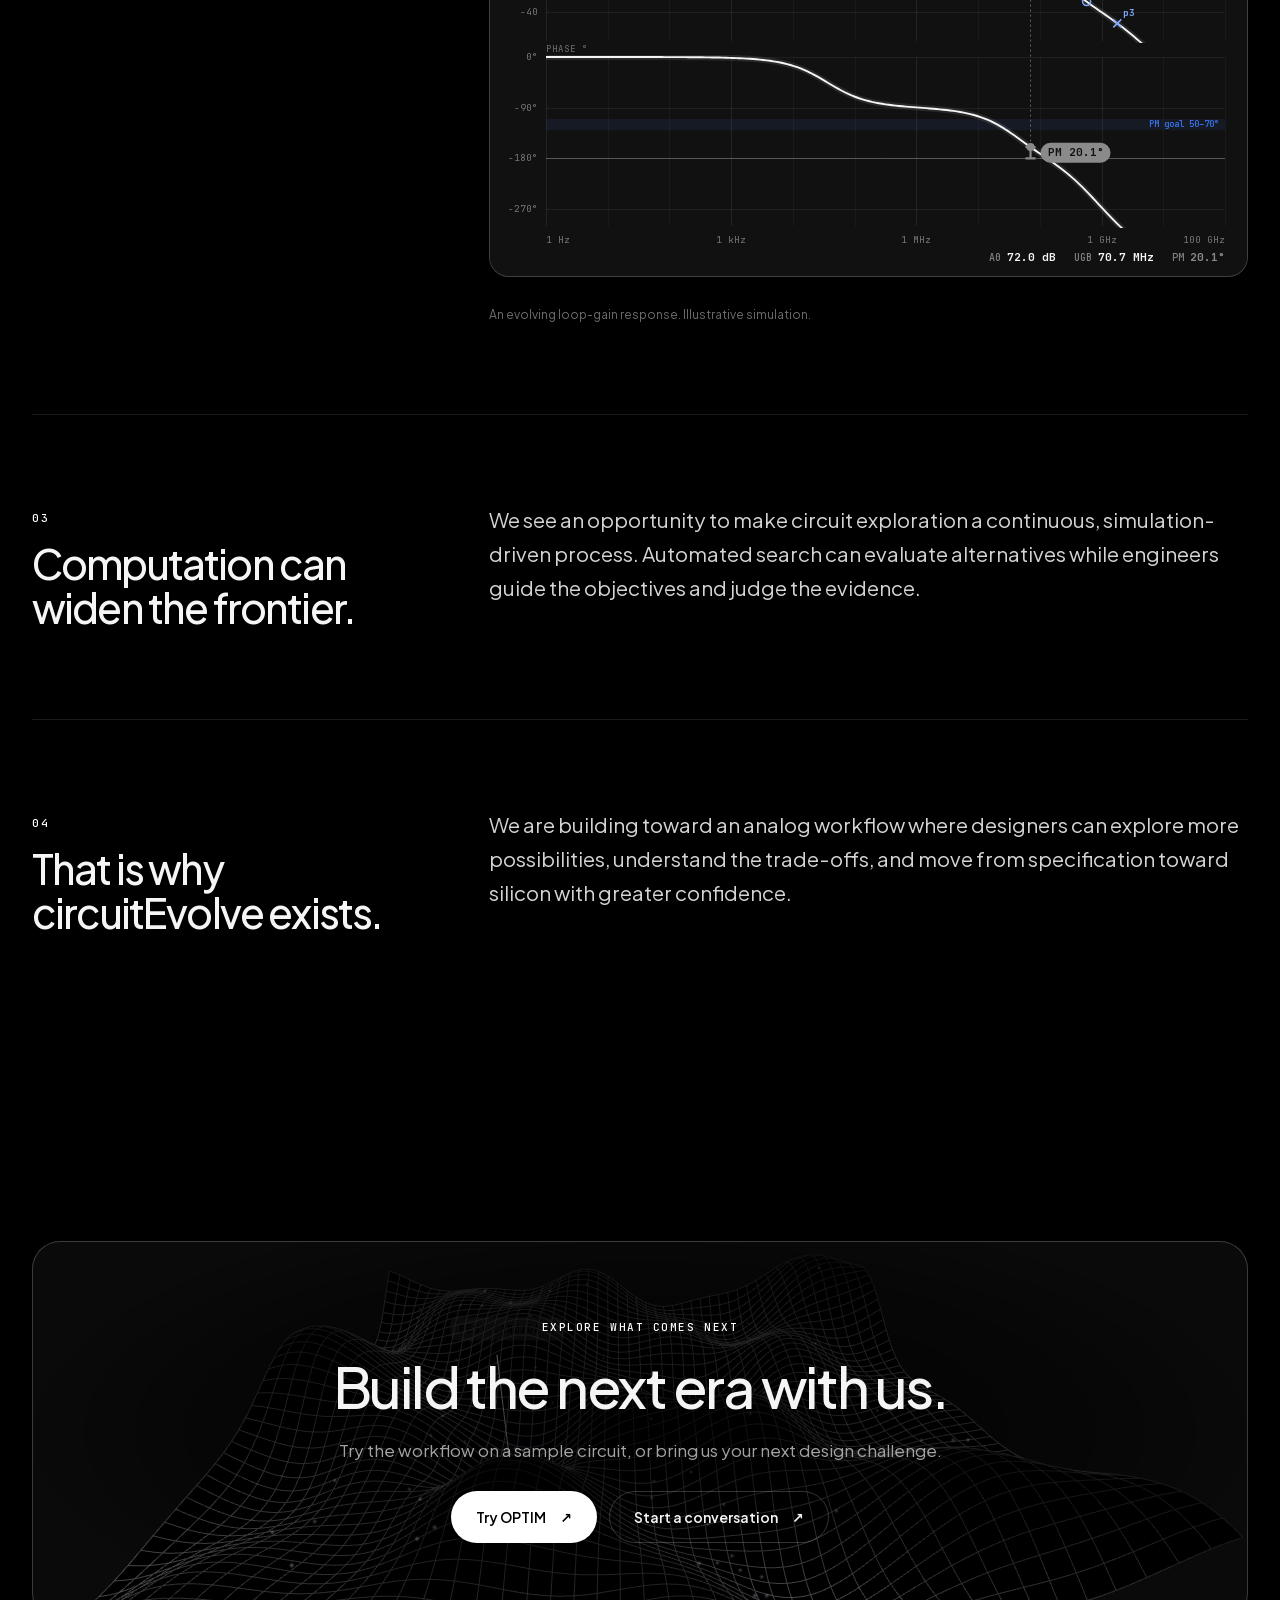
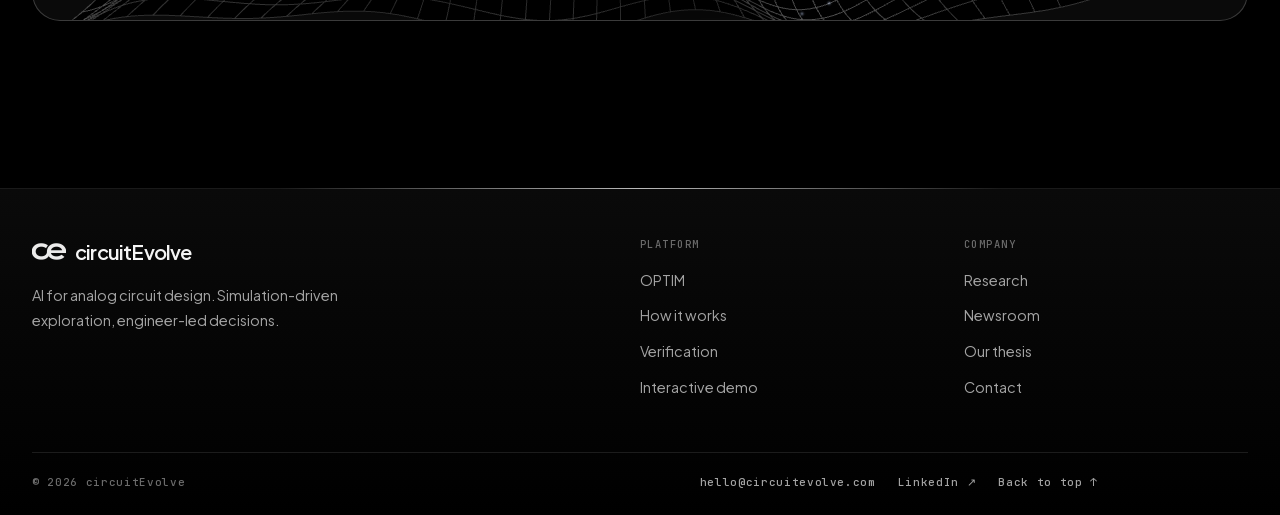
<file: thesis.html>
<!doctype html>
<html lang="en">
<head>
<meta charset="utf-8">
<meta name="viewport" content="width=device-width, initial-scale=1">
<title>Our thesis · circuitEvolve</title>
<meta name="description" content="The next era of analog design.">
<meta name="theme-color" content="#000000">
<link rel="canonical" href="https://sathvik-bharadwaj.github.io/circuitevolve-website/thesis.html">
<meta property="og:type" content="website">
<meta property="og:title" content="Our thesis · circuitEvolve">
<meta property="og:description" content="The next era of analog design.">
<meta property="og:url" content="https://sathvik-bharadwaj.github.io/circuitevolve-website/thesis.html">
<meta property="og:image" content="https://sathvik-bharadwaj.github.io/circuitevolve-website/assets/og-image.png">
<meta name="twitter:card" content="summary_large_image">
<link rel="icon" type="image/png" href="assets/favicon.png">
<link rel="apple-touch-icon" href="assets/favicon.png">
<link rel="preload" href="assets/jakarta.woff2" as="font" type="font/woff2" crossorigin>
<script>document.documentElement.classList.add('js')</script>
<link rel="stylesheet" href="css/site.css">
<script src="js/ce-sims.js" defer></script>
<script src="assets/three.min.js" defer></script>
<script src="js/scenes.js" defer></script>
<script src="js/site.js" defer></script>
</head>
<body>
<a class="skip" href="#main">Skip to content</a>
<header class="nav"><div class="wrap">
  <a class="brand" href="index.html" aria-label="circuitEvolve home"><span class="mark"><img src="assets/ce-logo.png" alt=""></span>circuitEvolve</a>
  <nav class="navlinks" id="navlinks" aria-label="Main"><a href="optim.html">OPTIM</a><a href="how-it-works.html">How it works</a><a href="verification.html">Verification</a><a href="research.html">Research</a><a href="news.html">Newsroom</a><a href="thesis.html" aria-current="page">Thesis</a><a class="m-only" href="contact.html">Contact</a><a class="m-only" href="demo.html">Try OPTIM ↗</a></nav>
  <div class="nav-cta"><a class="btn ghost sm" href="contact.html">Contact</a><a class="btn sm" href="demo.html">Try OPTIM <span class="arr">↗</span></a></div>
  <button class="menu" type="button" aria-label="Menu" aria-expanded="false" aria-controls="navlinks"><span></span></button>
</div></header>
<main id="main">
<section class="phero" style="min-height:min(78vh,780px);display:flex;align-items:flex-end">
  <div class="scene" data-scene="waves" id="waves-thesis"></div>
  <div class="wrap">
    <span class="eyebrow rise">Our thesis · the next era</span>
    <h1 class="rise" style="--d:.1s">Analog design. <span class="grad">An open frontier.</span></h1>
    <p class="rise" style="--d:.2s">Digital design became software. Analog design never made that transition, and it is still where silicon meets the real world.</p>
  </div>
</section>

<section class="sec">
  <div class="wrap essay">
    <article>
      <div data-reveal><span class="eyebrow">01</span><h2>The physical world is analog.</h2></div>
      <div class="body" data-reveal style="--d:.06s"><p>Analog circuits connect computation to signals, energy and the real world. Their behaviour depends on continuous, coupled choices: dimensions, bias points and compensation.</p></div>
    </article>
    <article>
      <div data-reveal><span class="eyebrow">02</span><h2>The search deserves better tools.</h2></div>
      <div class="body stack" data-reveal style="--d:.06s;gap:28px"><p>Engineers carry enormous knowledge into every design. Repetitive simulation and parameter tuning consume time that could be spent on architecture, constraints and new ideas.</p>
        <div class="frame"><div class="sim" data-ce-sim="bode" data-seed="8" data-speed=".85" aria-label="Loop-gain response evolving as compensation is tuned"></div></div>
        <span class="fine" style="margin:0">An evolving loop-gain response. Illustrative simulation.</span></div>
    </article>
    <article>
      <div data-reveal><span class="eyebrow">03</span><h2>Computation can widen the frontier.</h2></div>
      <div class="body" data-reveal style="--d:.06s"><p>We see an opportunity to make circuit exploration a continuous, simulation-driven process. Automated search can evaluate alternatives while engineers guide the objectives and judge the evidence.</p></div>
    </article>
    <article>
      <div data-reveal><span class="eyebrow">04</span><h2>That is why circuitEvolve exists.</h2></div>
      <div class="body" data-reveal style="--d:.06s"><p>We are building toward an analog workflow where designers can explore more possibilities, understand the trade-offs, and move from specification toward silicon with greater confidence.</p></div>
    </article>
  </div>
</section>

<section class="sec tight"><div class="wrap"><div class="cta" data-reveal>
  <div class="scene" data-scene="landscape" id="landscape-thesis"><div class="scene-label scene-tag">BEST CANDIDATE</div></div>
  <span class="eyebrow">Explore what comes next</span><h2>Build the next era with us.</h2><p>Try the workflow on a sample circuit, or bring us your next design challenge.</p>
  <div class="actions"><a class="btn" href="demo.html">Try OPTIM <span class="arr">↗</span></a><a class="btn ghost" href="contact.html">Start a conversation <span class="arr">↗</span></a></div>
</div></div></section>
</main>
<footer class="footer">
  <div class="wrap">
    <div class="footer-main">
      <div class="footer-brand">
        <a class="brand" href="index.html" aria-label="circuitEvolve home"><span class="mark"><img src="assets/ce-logo.png" alt=""></span>circuitEvolve</a>
        <p>AI for analog circuit design. Simulation-driven exploration, engineer-led decisions.</p>
      </div>
      <nav class="footer-col" aria-label="Platform"><h4>Platform</h4><a href="optim.html">OPTIM</a><a href="how-it-works.html">How it works</a><a href="verification.html">Verification</a><a href="demo.html">Interactive demo</a></nav>
      <nav class="footer-col" aria-label="Company"><h4>Company</h4><a href="research.html">Research</a><a href="news.html">Newsroom</a><a href="thesis.html">Our thesis</a><a href="contact.html">Contact</a></nav>
    </div>
    <div class="footer-bot">
      <span>© <span data-year>2026</span> circuitEvolve</span>
      <span class="footer-links"><a href="mailto:hello@circuitevolve.com">hello@circuitevolve.com</a><a href="https://www.linkedin.com/company/circuitevolve/" target="_blank" rel="noopener">LinkedIn ↗</a><a href="#main">Back to top ↑</a></span>
    </div>
  </div>
</footer>
<button class="motion-toggle" type="button" aria-pressed="false">Pause motion <span aria-hidden="true">Ⅱ</span></button>
</body>
</html>
</file>
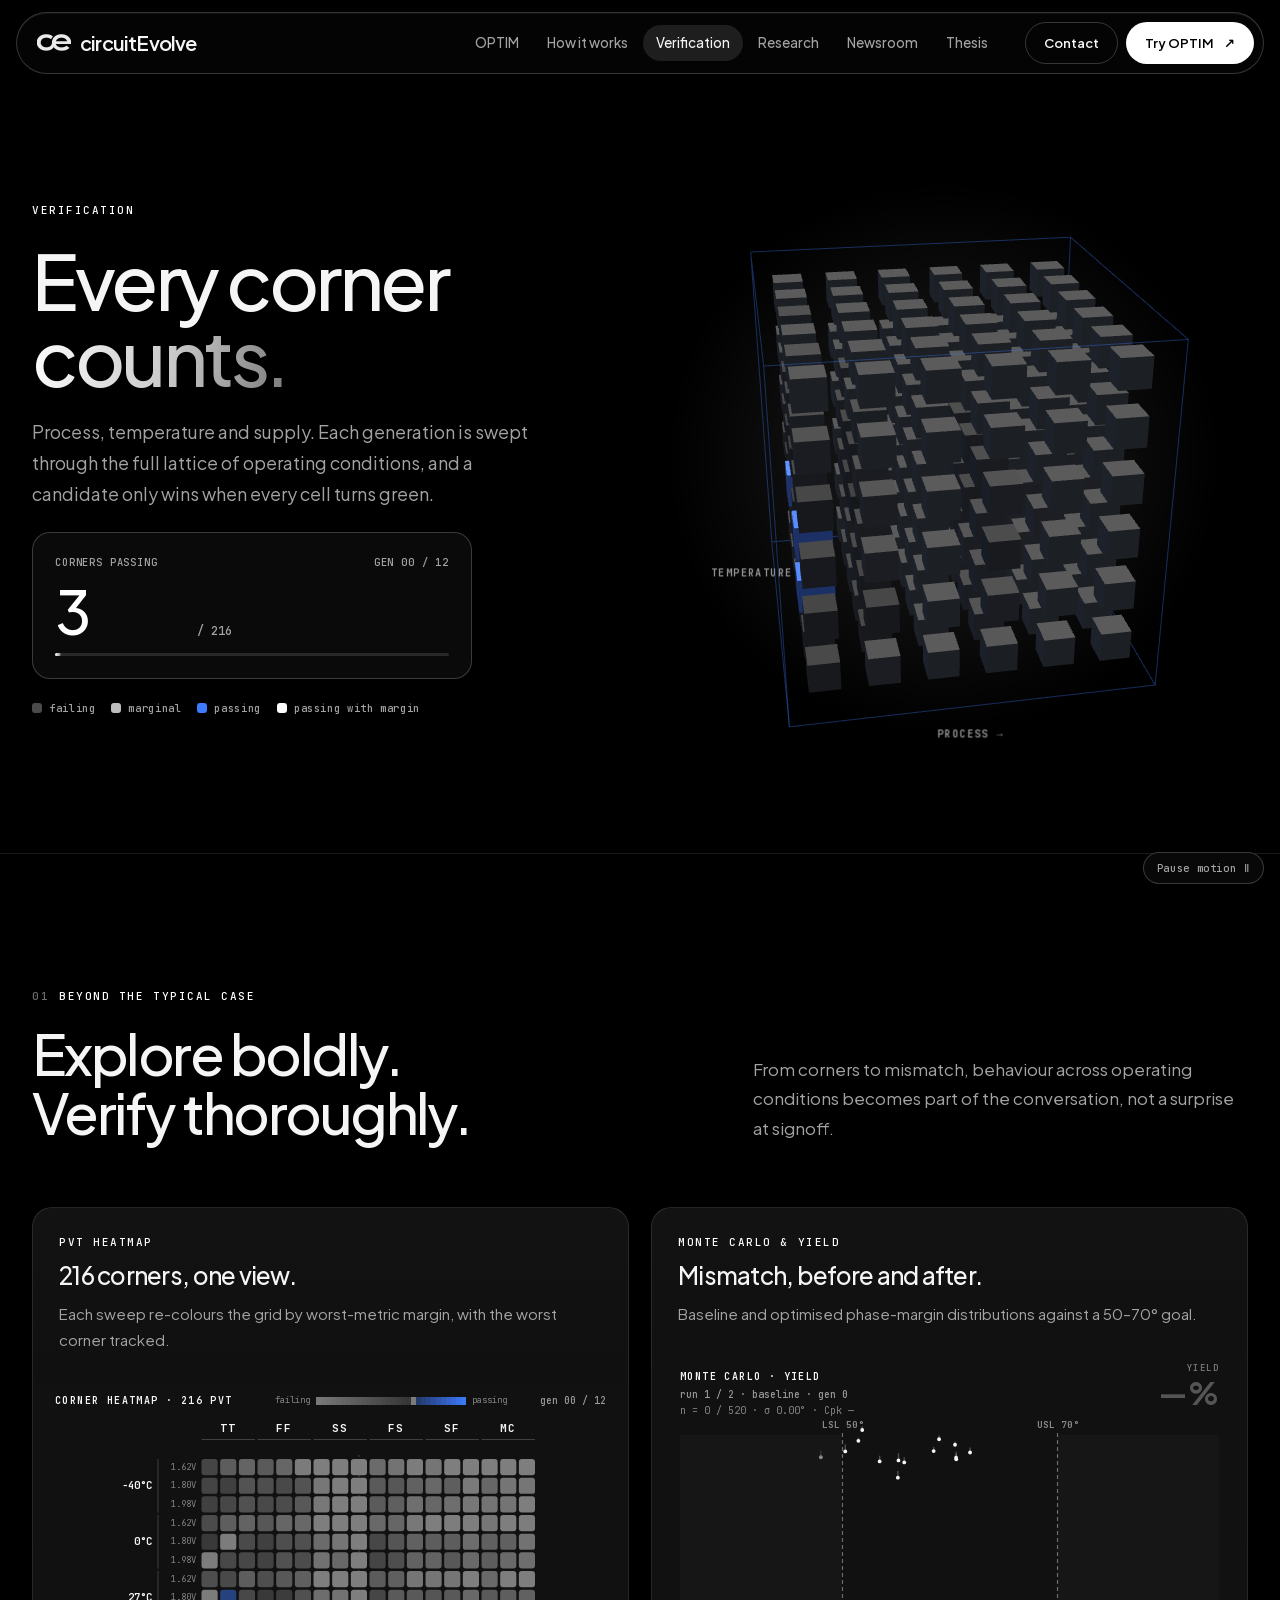
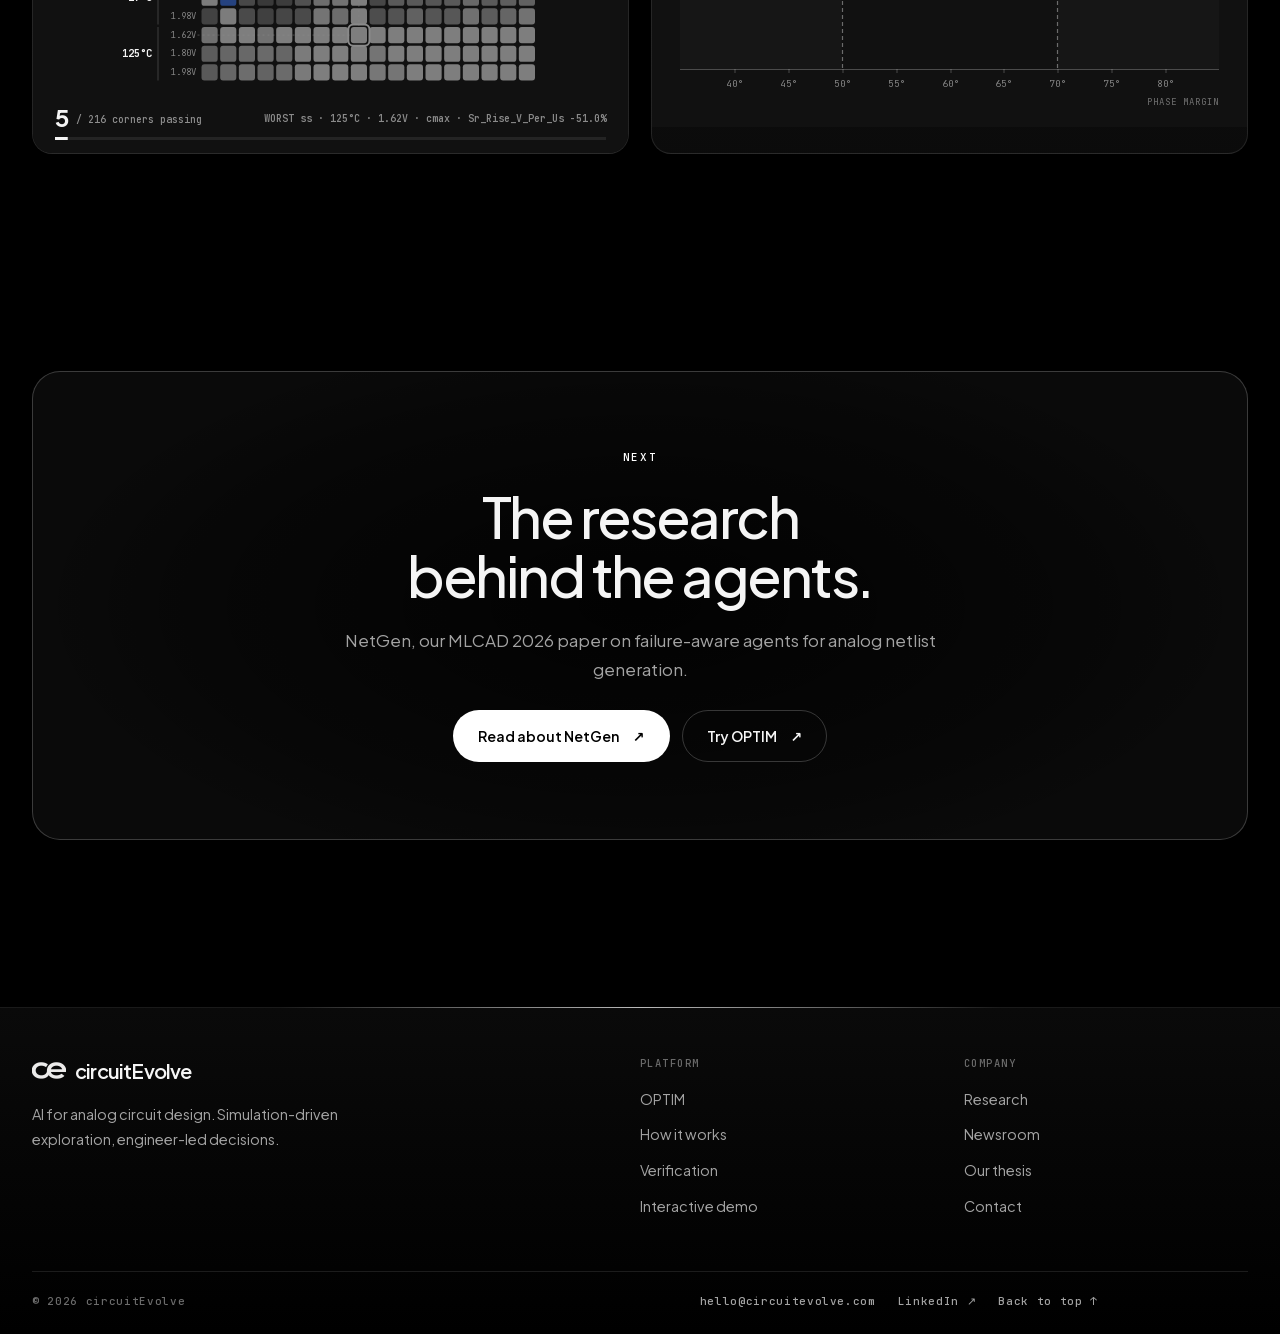
<file: verification.html>
<!doctype html>
<html lang="en">
<head>
<meta charset="utf-8">
<meta name="viewport" content="width=device-width, initial-scale=1">
<title>Verification · circuitEvolve</title>
<meta name="description" content="Every candidate verified across 216 PVT corners, plus Monte Carlo mismatch and yield.">
<meta name="theme-color" content="#000000">
<link rel="canonical" href="https://sathvik-bharadwaj.github.io/circuitevolve-website/verification.html">
<meta property="og:type" content="website">
<meta property="og:title" content="Verification · circuitEvolve">
<meta property="og:description" content="Every candidate verified across 216 PVT corners, plus Monte Carlo mismatch and yield.">
<meta property="og:url" content="https://sathvik-bharadwaj.github.io/circuitevolve-website/verification.html">
<meta property="og:image" content="https://sathvik-bharadwaj.github.io/circuitevolve-website/assets/og-image.png">
<meta name="twitter:card" content="summary_large_image">
<link rel="icon" type="image/png" href="assets/favicon.png">
<link rel="apple-touch-icon" href="assets/favicon.png">
<link rel="preload" href="assets/jakarta.woff2" as="font" type="font/woff2" crossorigin>
<script>document.documentElement.classList.add('js')</script>
<link rel="stylesheet" href="css/site.css">
<script src="js/ce-sims.js" defer></script>
<script src="assets/three.min.js" defer></script>
<script src="js/scenes.js" defer></script>
<script src="js/site.js" defer></script>
</head>
<body>
<a class="skip" href="#main">Skip to content</a>
<header class="nav"><div class="wrap">
  <a class="brand" href="index.html" aria-label="circuitEvolve home"><span class="mark"><img src="assets/ce-logo.png" alt=""></span>circuitEvolve</a>
  <nav class="navlinks" id="navlinks" aria-label="Main"><a href="optim.html">OPTIM</a><a href="how-it-works.html">How it works</a><a href="verification.html" aria-current="page">Verification</a><a href="research.html">Research</a><a href="news.html">Newsroom</a><a href="thesis.html">Thesis</a><a class="m-only" href="contact.html">Contact</a><a class="m-only" href="demo.html">Try OPTIM ↗</a></nav>
  <div class="nav-cta"><a class="btn ghost sm" href="contact.html">Contact</a><a class="btn sm" href="demo.html">Try OPTIM <span class="arr">↗</span></a></div>
  <button class="menu" type="button" aria-label="Menu" aria-expanded="false" aria-controls="navlinks"><span></span></button>
</div></header>
<main id="main">
<section class="phero">
  <div class="wrap split">
    <div class="stack">
      <span class="eyebrow rise">Verification</span>
      <h1 class="rise" style="--d:.1s;margin:0">Every corner <span class="grad">counts.</span></h1>
      <p class="rise" style="--d:.2s">Process, temperature and supply. Each generation is swept through the full lattice of operating conditions, and a candidate only wins when every cell turns green.</p>
      <div class="counter rise" style="--d:.3s">
        <div class="row"><span>CORNERS PASSING</span><span>GEN <span data-hud="gen">00</span> / 12</span></div>
        <div class="big"><b data-hud="pass">0</b><span>/ 216</span></div>
        <div class="meter"><i data-hud="bar" style="--v:0"></i></div>
      </div>
      <div class="legend rise" style="--d:.38s"><span><i style="background:#4a4a4a"></i>failing</span><span><i style="background:#BDBDBD"></i>marginal</span><span><i style="background:#3D7BFF"></i>passing</span><span><i style="background:#FFFFFF"></i>passing with margin</span></div>
    </div>
    <div class="scene cube-scene" data-scene="cube" id="cube">
      <span class="scene-label axis-label">PROCESS →</span><span class="scene-label axis-label">TEMPERATURE →</span><span class="scene-label axis-label">SUPPLY →</span>
    </div>
  </div>
</section>

<section class="sec">
  <div class="wrap">
    <div class="head">
      <div data-reveal><span class="eyebrow"><span class="n">01</span> Beyond the typical case</span><h2>Explore boldly.<br>Verify thoroughly.</h2></div>
      <p data-reveal style="--d:.08s">From corners to mismatch, behaviour across operating conditions becomes part of the conversation, not a surprise at signoff.</p>
    </div>
    <div class="grid2">
      <article class="card simcard" data-reveal><div class="in"><span class="eyebrow">PVT heatmap</span><h3>216 corners, one view.</h3><p>Each sweep re-colours the grid by worst-metric margin, with the worst corner tracked.</p></div><div class="sim" data-ce-sim="corners" data-seed="5" data-speed=".85"></div></article>
      <article class="card simcard" data-reveal style="--d:.08s"><div class="in"><span class="eyebrow">Monte Carlo &amp; yield</span><h3>Mismatch, before and after.</h3><p>Baseline and optimised phase-margin distributions against a 50–70° goal.</p></div><div class="sim" data-ce-sim="montecarlo" data-seed="21" data-speed=".85"></div></article>
    </div>
  </div>
</section>

<section class="sec tight"><div class="wrap"><div class="cta" data-reveal>
  <span class="eyebrow">Next</span><h2>The research behind the agents.</h2><p>NetGen, our MLCAD 2026 paper on failure-aware agents for analog netlist generation.</p>
  <div class="actions"><a class="btn" href="research.html">Read about NetGen <span class="arr">↗</span></a><a class="btn ghost" href="demo.html">Try OPTIM <span class="arr">↗</span></a></div>
</div></div></section>
</main>
<footer class="footer">
  <div class="wrap">
    <div class="footer-main">
      <div class="footer-brand">
        <a class="brand" href="index.html" aria-label="circuitEvolve home"><span class="mark"><img src="assets/ce-logo.png" alt=""></span>circuitEvolve</a>
        <p>AI for analog circuit design. Simulation-driven exploration, engineer-led decisions.</p>
      </div>
      <nav class="footer-col" aria-label="Platform"><h4>Platform</h4><a href="optim.html">OPTIM</a><a href="how-it-works.html">How it works</a><a href="verification.html">Verification</a><a href="demo.html">Interactive demo</a></nav>
      <nav class="footer-col" aria-label="Company"><h4>Company</h4><a href="research.html">Research</a><a href="news.html">Newsroom</a><a href="thesis.html">Our thesis</a><a href="contact.html">Contact</a></nav>
    </div>
    <div class="footer-bot">
      <span>© <span data-year>2026</span> circuitEvolve</span>
      <span class="footer-links"><a href="mailto:hello@circuitevolve.com">hello@circuitevolve.com</a><a href="https://www.linkedin.com/company/circuitevolve/" target="_blank" rel="noopener">LinkedIn ↗</a><a href="#main">Back to top ↑</a></span>
    </div>
  </div>
</footer>
<button class="motion-toggle" type="button" aria-pressed="false">Pause motion <span aria-hidden="true">Ⅱ</span></button>
</body>
</html>
</file>
<file: css/site.css>
/* circuitEvolve — site v5 · monochrome
   The interface is black, white and grey only. Blue (#3D7BFF) appears solely inside the
   animations — the 3D scenes and simulations — as the colour of live signal and of passing results. */
@font-face{font-family:"Plus Jakarta Sans";src:url(../assets/jakarta.woff2) format("woff2");font-weight:200 800;font-display:swap}
@font-face{font-family:"JetBrains Mono";src:url(../assets/jetbrains.woff2) format("woff2");font-weight:100 800;font-display:swap}
:root{
  --void:#000000;--deep:#0A0A0A;--panel:#111111;--panel-2:#171717;
  --line:rgba(255,255,255,.1);--line-2:rgba(255,255,255,.2);
  --text:#F5F5F5;--muted:#A3A3A3;--dim:#6B6B6B;
  /* monochrome UI: "cyan" and "amber" roles are white; blue lives only inside the animations */
  --cyan:#FFFFFF;--blue:#3D7BFF;--amber:#FFFFFF;--mint:#3D7BFF;--coral:#8A8A8A;
  --grad:linear-gradient(100deg,#FFFFFF 0%,#C8C8C8 55%,#7A7A7A 100%);
  --ease:cubic-bezier(.16,1,.3,1);
  --sans:"Plus Jakarta Sans",ui-sans-serif,system-ui,-apple-system,"Segoe UI",sans-serif;
  --mono:"JetBrains Mono",ui-monospace,SFMono-Regular,Menlo,monospace;
  --maxw:1280px;
  /* simulation kit tokens: greyscale with blue signal */
  --ce-paper:#111111;--ce-ink:#F5F5F5;--ce-pass:#3D7BFF;--ce-fail:#8A8A8A;--ce-warn:#D4D4D4;--ce-info:#7FA8FF;
  --ce-panel:#000000;--ce-wire:#3D7BFF;--ce-device:#E5E5E5;--ce-label:#A3A3A3;--ce-node:#7FA8FF;
  --ce-sans:var(--sans);--ce-mono:var(--mono);
  color-scheme:dark;
}
@view-transition{navigation:auto}
::view-transition-old(root),::view-transition-new(root){animation-duration:.35s}
*,*::before,*::after{box-sizing:border-box}
html{background:var(--void);scroll-behavior:smooth;scroll-padding-top:96px;-webkit-text-size-adjust:100%}
body{margin:0;min-height:100vh;background:var(--void);color:var(--text);font-family:var(--sans);font-synthesis:none;-webkit-font-smoothing:antialiased;overflow-x:hidden;line-height:1.5}
a{color:inherit;text-decoration:none}
img,video,canvas{max-width:100%;display:block}
button,input,select,textarea{font:inherit;color:inherit}
button{cursor:pointer}
[hidden]{display:none!important}
:focus-visible{outline:2px solid var(--cyan);outline-offset:3px;border-radius:4px}
::selection{background:rgba(61,123,255,.45)}
p{margin:0;color:var(--muted);font-size:17px;line-height:1.72}
h1,h2,h3,h4{margin:0;font-weight:500;letter-spacing:-.045em;color:var(--text);text-wrap:balance}
h1{font-size:clamp(46px,7vw,104px);line-height:1}
h2{font-size:clamp(34px,4.4vw,62px);line-height:1.06}
h3{font-size:clamp(21px,1.9vw,27px);line-height:1.22;letter-spacing:-.03em}
.wrap{width:100%;max-width:calc(var(--maxw) + 64px);margin-inline:auto;padding-inline:32px}
.grad{background:var(--grad);-webkit-background-clip:text;background-clip:text;color:transparent}
.eyebrow{display:inline-flex;align-items:center;gap:10px;font:500 11px/1.6 var(--mono);letter-spacing:.14em;text-transform:uppercase;color:var(--cyan)}
.eyebrow .n{color:var(--dim)}
.skip{position:fixed;top:8px;left:8px;z-index:200;transform:translateY(-200%);background:var(--cyan);color:var(--void);padding:10px 14px;border-radius:8px;font-weight:600}.skip:focus{transform:none}
.mono{font-family:var(--mono)}

/* ambient: a faint circuit grid on every page */
body::before{content:"";position:fixed;inset:0;z-index:-1;pointer-events:none;
  background-image:linear-gradient(rgba(255,255,255,.045) 1px,transparent 1px),linear-gradient(90deg,rgba(255,255,255,.045) 1px,transparent 1px);
  background-size:56px 56px;-webkit-mask-image:radial-gradient(90% 70% at 50% 0%,#000 10%,transparent 75%);mask-image:radial-gradient(90% 70% at 50% 0%,#000 10%,transparent 75%)}

/* buttons */
.btn{display:inline-flex;align-items:center;gap:14px;padding:15px 24px;border-radius:999px;font-size:14px;font-weight:600;line-height:20px;white-space:nowrap;border:1px solid transparent;background:var(--cyan);color:#000000;transition:transform .35s var(--ease),box-shadow .35s var(--ease),background .3s}
.btn:hover{transform:translateY(-2px);box-shadow:0 0 0 5px rgba(255,255,255,.14),0 14px 34px -12px rgba(255,255,255,.55)}
.btn .arr{transition:transform .35s var(--ease)}.btn:hover .arr{transform:translate(3px,-3px)}
.btn.ghost{background:transparent;color:var(--text);border-color:var(--line-2)}
.btn.ghost:hover{background:rgba(255,255,255,.07);box-shadow:none}
.btn.sm{padding:10px 18px;font-size:13px;gap:10px}
.tlink{display:inline-flex;align-items:center;gap:8px;font-size:14px;font-weight:600;color:var(--cyan);border-bottom:1px solid rgba(255,255,255,.35);padding-bottom:2px;transition:gap .3s var(--ease),border-color .3s;width:max-content;max-width:100%}
.tlink:hover{gap:12px;border-color:var(--cyan)}
.live{display:inline-block;width:7px;height:7px;border-radius:50%;background:var(--cyan);flex:none;animation:live 2s infinite}
@keyframes live{0%{box-shadow:0 0 0 0 rgba(255,255,255,.6)}70%{box-shadow:0 0 0 9px rgba(255,255,255,0)}100%{box-shadow:0 0 0 0 rgba(255,255,255,0)}}
.chip{display:inline-flex;align-items:center;gap:10px;padding:7px 13px;border-radius:999px;border:1px solid var(--line-2);background:rgba(17,17,17,.6);font:500 10.5px var(--mono);letter-spacing:.1em;text-transform:uppercase;color:var(--muted);width:max-content;max-width:100%}
.chip img{height:13px;width:auto}

/* nav */
.nav{position:fixed;top:12px;left:0;right:0;z-index:100;pointer-events:none}
.nav .wrap{pointer-events:auto;position:relative;display:flex;align-items:center;gap:24px;height:62px;width:calc(100% - 32px);max-width:calc(var(--maxw) + 24px);padding:0 9px 0 20px;border-radius:999px;border:1px solid var(--line-2);background:rgba(10,10,10,.42);-webkit-backdrop-filter:saturate(1.6) blur(18px);backdrop-filter:saturate(1.6) blur(18px);box-shadow:0 12px 40px -24px rgba(0,0,0,.8),inset 0 1px 0 rgba(255,255,255,.05);transition:background .4s,border-color .4s,box-shadow .4s}
.nav.scrolled .wrap{background:rgba(10,10,10,.72);border-color:rgba(255,255,255,.18);box-shadow:0 16px 50px -24px rgba(0,0,0,.9),0 0 0 1px rgba(255,255,255,.04),inset 0 1px 0 rgba(255,255,255,.06)}
.brand{display:flex;align-items:center;gap:9px;font-size:20px;font-weight:600;letter-spacing:-.04em;white-space:nowrap}
.mark{position:relative;overflow:hidden;width:34px;height:24px;flex:none}
.mark img{position:absolute;width:96px;max-width:none;left:-31px;top:-19px;filter:invert(1)}
.navlinks{display:flex;align-items:center;gap:2px;margin-left:auto}
.navlinks a{padding:8px 13px;border-radius:999px;font-size:13.5px;font-weight:500;color:var(--muted);transition:color .25s,background .25s}
.navlinks a:hover{color:var(--text);background:rgba(255,255,255,.07)}
.navlinks a[aria-current="page"]{color:var(--text);background:rgba(255,255,255,.1)}
.nav-cta{display:flex;gap:8px;align-items:center}
.menu{display:none;margin-left:auto;width:42px;height:42px;border-radius:12px;border:1px solid var(--line-2);background:transparent;align-items:center;justify-content:center}
.menu span,.menu span::before,.menu span::after{display:block;width:16px;height:1.5px;background:var(--text);position:relative;transition:transform .3s}
.menu span::before,.menu span::after{content:"";position:absolute;left:0}.menu span::before{top:-5px}.menu span::after{top:5px}
.menu[aria-expanded="true"] span{background:transparent}.menu[aria-expanded="true"] span::before{transform:translateY(5px) rotate(45deg)}.menu[aria-expanded="true"] span::after{transform:translateY(-5px) rotate(-45deg)}

/* layout primitives */
.sec{padding-block:clamp(84px,10vw,140px);position:relative}
.sec.tight{padding-block:clamp(56px,7vw,90px)}
.sec.alt{background:var(--deep);border-block:1px solid var(--line)}
.head{display:grid;grid-template-columns:minmax(0,1.3fr) minmax(0,1fr);gap:clamp(28px,6vw,90px);align-items:end;margin-bottom:clamp(40px,5vw,68px)}
.head h2{margin-top:18px}
.head p{max-width:48ch}
.head.center{grid-template-columns:minmax(0,1fr);text-align:center;justify-items:center}
.head.center p{margin-inline:auto}
.grid2{display:grid;grid-template-columns:repeat(2,minmax(0,1fr));gap:22px}
.grid3{display:grid;grid-template-columns:repeat(3,minmax(0,1fr));gap:22px}
.grid4{display:grid;grid-template-columns:repeat(4,minmax(0,1fr));gap:22px}
.split{display:grid;grid-template-columns:minmax(0,1fr) minmax(0,1.15fr);gap:clamp(36px,6vw,90px);align-items:center}
.stack{display:grid;gap:22px;align-content:start;min-width:0}

/* cards */
.card{position:relative;border-radius:20px;border:1px solid var(--line);background:linear-gradient(180deg,rgba(23,23,23,.8),rgba(14,14,14,.8));padding:30px;display:flex;flex-direction:column;gap:14px;min-width:0;overflow:hidden;transition:transform .45s var(--ease),border-color .45s,box-shadow .45s}
.card::after{content:"";position:absolute;inset:0;pointer-events:none;border-radius:inherit;background:radial-gradient(380px circle at var(--mx,50%) var(--my,0%),rgba(255,255,255,.09),transparent 60%);opacity:0;transition:opacity .4s}
.card:hover{transform:translateY(-4px);border-color:var(--line-2);box-shadow:0 30px 60px -40px rgba(0,0,0,.8)}
.card:hover::after{opacity:1}
.card p{font-size:15px}
.card .ico{width:42px;height:42px;border-radius:12px;display:grid;place-items:center;border:1px solid var(--line-2);color:var(--cyan);font:600 12px var(--mono);background:rgba(255,255,255,.06)}
.card .tlink{margin-top:auto}
a.card{cursor:pointer}
.card .go{position:absolute;top:24px;right:24px;color:var(--dim);transition:color .3s,transform .3s var(--ease)}
a.card:hover .go{color:var(--cyan);transform:translate(3px,-3px)}
.frame{border-radius:20px;border:1px solid var(--line-2);background:var(--panel);overflow:hidden;box-shadow:0 40px 100px -60px rgba(0,0,0,.9),0 0 0 1px rgba(255,255,255,.02) inset}
.frame-bar{display:flex;align-items:center;gap:12px;padding:13px 18px;border-bottom:1px solid var(--line);font:500 10.5px var(--mono);letter-spacing:.1em;color:var(--muted);background:rgba(10,10,10,.6)}
.frame-bar .live{margin-left:auto}
.frame .sim{display:block}
.caption{display:flex;justify-content:space-between;gap:16px;flex-wrap:wrap;margin-top:14px;font:500 11px var(--mono);letter-spacing:.06em;color:var(--dim)}
.logo-plate{display:grid;place-items:center;border-radius:14px;background:#F5F5F5;padding:14px 20px;min-height:72px}
.logo-plate img{max-height:34px;width:auto}
.logo-plate img.kerala{max-height:56px}
.logo-plate strong{color:#0A0A0A;font-size:24px;letter-spacing:-.04em;font-weight:600}

/* reveal (progressive: content is visible unless JS opts in) */
.js [data-reveal]{opacity:0;transform:translateY(28px);transition:opacity .9s var(--ease),transform 1s var(--ease);transition-delay:var(--d,0s)}
.js [data-reveal].in{opacity:1;transform:none}

/* scenes */
.scene{position:relative;overflow:hidden;min-height:200px}
.scene-canvas{position:absolute;inset:0;width:100%!important;height:100%!important}
.scene-failed,.no-webgl .scene{background:radial-gradient(60% 60% at 60% 50%,rgba(255,255,255,.14),transparent 70%),radial-gradient(40% 40% at 30% 60%,rgba(255,255,255,.14),transparent 70%)}
.scene-label{position:absolute;left:0;top:0;pointer-events:none;will-change:transform;transition:opacity .4s;white-space:nowrap}
.scene-tag{padding:5px 9px;border-radius:7px;font:600 10px var(--mono);letter-spacing:.08em;color:#000000;background:var(--amber);margin:-32px 0 0 -46px;box-shadow:0 0 26px rgba(255,255,255,.45)}

/* ═══ HERO (home) ═══ */
.hero{position:relative;isolation:isolate;overflow:hidden;padding-block:clamp(130px,13vw,170px) clamp(56px,6vw,80px);border-bottom:1px solid var(--line)}
.hero>.scene{position:absolute;inset:0;z-index:-2;min-height:0}
.hero::before{content:"";position:absolute;inset:0;z-index:-1;pointer-events:none;background:
  linear-gradient(90deg,rgba(0,0,0,.94) 0%,rgba(0,0,0,.62) 42%,rgba(0,0,0,.12) 70%,rgba(0,0,0,.45) 100%),
  linear-gradient(0deg,rgba(0,0,0,1) 0%,rgba(0,0,0,0) 30%)}
.hero-grid{display:grid;grid-template-columns:minmax(0,1.5fr) minmax(0,1fr);gap:clamp(32px,5vw,70px);align-items:end}
.hero h1{margin-top:22px}
.hero .lede{font-size:clamp(17px,1.5vw,19px);max-width:46ch;margin-top:26px}
.hero .actions{display:flex;flex-wrap:wrap;gap:12px;margin-top:34px}
.hero-card{display:grid;gap:16px;padding:26px;border-radius:20px;border:1px solid var(--line-2);background:rgba(10,10,10,.66);-webkit-backdrop-filter:blur(14px);backdrop-filter:blur(14px)}
.hero-card h3{font-size:20px}
.hero-card p{font-size:14.5px}
.hud{display:flex;flex-wrap:wrap;gap:10px;margin-top:clamp(40px,5vw,64px)}
.hud-item{display:inline-flex;gap:10px;align-items:baseline;padding:9px 14px;border-radius:10px;border:1px solid var(--line);background:rgba(10,10,10,.6);-webkit-backdrop-filter:blur(10px);backdrop-filter:blur(10px);font:500 10.5px var(--mono);letter-spacing:.1em;color:var(--muted)}
.hud-item b{color:var(--text);font-weight:600;font-size:12px;font-variant-numeric:tabular-nums}
.hud-item b.c{color:var(--cyan)}.hud-item b.a{color:var(--amber)}
.hud-note{flex-basis:100%;font-size:13px;color:var(--dim);margin-top:2px}
.rise{animation:rise 1s var(--ease) both;animation-delay:var(--d,0s)}
@keyframes rise{from{opacity:0;transform:translateY(22px)}to{opacity:1;transform:none}}

/* page hero (inner pages) */
.phero{position:relative;isolation:isolate;overflow:hidden;padding-block:clamp(130px,12vw,160px) clamp(60px,7vw,96px);border-bottom:1px solid var(--line)}
.phero>.scene{position:absolute;inset:0;z-index:-2;min-height:0}
.phero::before{content:"";position:absolute;inset:0;z-index:-1;pointer-events:none;background:linear-gradient(90deg,rgba(0,0,0,.94),rgba(0,0,0,.55) 55%,rgba(0,0,0,.2)),linear-gradient(0deg,var(--void),transparent 40%)}
.phero h1{font-size:clamp(42px,6vw,88px);margin:20px 0 24px;max-width:15ch}
.phero p{max-width:54ch;font-size:clamp(16px,1.4vw,18.5px)}
.phero .actions{display:flex;flex-wrap:wrap;gap:12px;margin-top:30px}
.crumbs{display:flex;gap:8px;flex-wrap:wrap;margin-top:30px}
.crumbs a{padding:8px 14px;border-radius:999px;border:1px solid var(--line-2);font:500 11px var(--mono);letter-spacing:.06em;color:var(--muted);transition:all .3s}
.crumbs a:hover{color:#000000;background:var(--cyan);border-color:var(--cyan)}

/* recognition strip */
.recog{display:grid;grid-template-columns:repeat(4,minmax(0,1fr));gap:14px}
.recog a{display:grid;gap:14px;padding:18px;border-radius:16px;border:1px solid var(--line);background:rgba(17,17,17,.55);transition:border-color .3s,transform .4s var(--ease)}
.recog a:hover{border-color:var(--line-2);transform:translateY(-3px)}
.recog small{font-size:13px;color:var(--muted)}
.recog .logo-plate{min-height:64px}

/* stats */
.stats{display:grid;grid-template-columns:repeat(4,minmax(0,1fr));border:1px solid var(--line);border-radius:20px;overflow:hidden;background:var(--line);gap:1px}
.stat{background:var(--deep);padding:30px 26px;display:grid;gap:12px;align-content:start}
.stat strong{font-size:clamp(42px,4.6vw,68px);line-height:1;font-weight:500;letter-spacing:-.06em;font-variant-numeric:tabular-nums}
.stat strong sup{font-size:.42em;vertical-align:1em;margin-left:2px;color:var(--cyan)}
.stat span{font:500 10.5px/1.6 var(--mono);letter-spacing:.1em;text-transform:uppercase;color:var(--muted)}
.meter{height:3px;border-radius:2px;background:rgba(255,255,255,.12);overflow:hidden}
.meter i{display:block;height:100%;background:var(--grad);transform-origin:0 50%;transform:scaleX(var(--v,1));transition:transform 1.4s var(--ease)}
.js .stat:not(.in) .meter i{transform:scaleX(0)}
.fine{font-size:12px;color:var(--dim);margin-top:18px;line-height:1.6}

/* tabs (dashboard) */
.tabs{display:flex;gap:6px;padding:12px 14px 0;flex-wrap:wrap}
.tabs button{border:1px solid transparent;background:transparent;color:var(--muted);padding:9px 16px;border-radius:999px;font-size:13px;font-weight:600;transition:all .3s}
.tabs button:hover{color:var(--text)}
.tabs button[aria-selected="true"]{background:rgba(255,255,255,.1);border-color:rgba(255,255,255,.3);color:var(--cyan)}
.tabbody{padding:14px}
.tabbody .sim{aspect-ratio:16/8;border-radius:12px;overflow:hidden}

/* loop page */
.loop{display:grid;grid-template-columns:minmax(0,1.1fr) minmax(0,1fr);gap:clamp(30px,5vw,70px);align-items:center}
.loop-scene{aspect-ratio:1/0.9;border-radius:24px;border:1px solid var(--line);background:radial-gradient(70% 70% at 50% 45%,rgba(255,255,255,.06),transparent 70%),var(--deep)}
.loop-label{font:600 10.5px var(--mono);letter-spacing:.1em;color:var(--muted);background:rgba(10,10,10,.85);border:1px solid var(--line-2);border-radius:999px;padding:5px 10px;margin:0;transition:background .4s,color .4s,border-color .4s}
.loop-label.on{background:var(--amber);color:#000000;border-color:var(--amber)}
.steps{display:grid;gap:10px}
.step{display:grid;grid-template-columns:auto minmax(0,1fr);gap:16px;text-align:left;width:100%;padding:18px 20px;border-radius:16px;border:1px solid var(--line);background:rgba(17,17,17,.5);transition:all .45s var(--ease);color:var(--text)}
.step .k{font:600 11px var(--mono);color:var(--dim);padding-top:4px}
.step h3{font-size:19px}
.step p{font-size:14.5px;margin-top:6px;max-height:0;overflow:hidden;opacity:0;transition:max-height .6s var(--ease),opacity .4s}
.step.on{border-color:rgba(255,255,255,.35);background:linear-gradient(180deg,rgba(255,255,255,.08),rgba(17,17,17,.5))}
.step.on .k{color:var(--cyan)}
.step.on p{max-height:140px;opacity:1}
.step .bar{grid-column:1/-1;height:2px;background:rgba(255,255,255,.1);border-radius:2px;overflow:hidden;display:none}
.step.on .bar{display:block}
.step .bar i{display:block;height:100%;background:var(--cyan);transform-origin:0 50%;animation:stepbar 4s linear both}
@keyframes stepbar{from{transform:scaleX(0)}to{transform:scaleX(1)}}
.rules{width:100%;border-collapse:collapse;font-size:14.5px}
.rules th{text-align:left;font:500 10.5px var(--mono);letter-spacing:.1em;text-transform:uppercase;color:var(--dim);padding:0 16px 12px 0;border-bottom:1px solid var(--line-2)}
.rules td{padding:14px 16px 14px 0;border-bottom:1px solid var(--line);color:var(--muted);vertical-align:top}
.rules td:first-child{color:var(--text);font-weight:600;white-space:nowrap}
.rules code{font-family:var(--mono);font-size:13px;color:var(--cyan)}
.tbl{overflow-x:auto}

/* verification */
.cube-scene{aspect-ratio:1/1;width:100%;border-radius:24px;background:radial-gradient(65% 65% at 50% 50%,rgba(255,255,255,.12),transparent 70%)}
.axis-label{font:600 10px var(--mono);letter-spacing:.14em;color:var(--muted);margin:-8px 0 0 -44px}
.counter{display:grid;gap:12px;padding:22px;border-radius:18px;border:1px solid var(--line-2);background:rgba(17,17,17,.6);max-width:440px}
.counter .row{display:flex;justify-content:space-between;font:500 10.5px var(--mono);letter-spacing:.08em;color:var(--muted)}
.counter .big{display:flex;align-items:baseline;gap:10px}
.counter .big b{font-size:60px;line-height:1;font-weight:500;letter-spacing:-.06em;color:var(--cyan);font-variant-numeric:tabular-nums;min-width:3ch}
.counter .big span{font:500 12px var(--mono);color:var(--muted)}
.counter .meter i{transition:transform .35s}
.legend{display:flex;gap:16px;flex-wrap:wrap;font:500 10.5px var(--mono);letter-spacing:.06em;color:var(--muted)}
.legend i{display:inline-block;width:10px;height:10px;border-radius:3px;margin-right:7px;vertical-align:-1px}
.simcard{padding:0}
.simcard .in{padding:26px 26px 14px;display:grid;gap:10px}
.simcard .sim{aspect-ratio:16/10}

/* video */
.device{border-radius:20px;overflow:hidden;border:1px solid var(--line-2);background:#000;box-shadow:0 40px 90px -60px rgba(0,0,0,.9)}
.device video{width:100%;filter:grayscale(1) contrast(1.08)}
.vbtn{margin-left:auto;border:1px solid var(--line-2);background:transparent;color:var(--cyan);border-radius:999px;padding:4px 12px;font:500 10.5px var(--mono)}

/* research / news */
.paper{display:grid;gap:22px;padding:clamp(24px,3vw,40px);border-radius:22px;border:1px solid var(--line-2);background:linear-gradient(180deg,rgba(255,255,255,.06),rgba(17,17,17,.6))}
.paper .title{font-size:clamp(24px,2.6vw,38px);line-height:1.16;letter-spacing:-.04em;font-weight:500;color:var(--text)}
.people{display:grid;grid-template-columns:repeat(2,minmax(0,1fr));gap:12px}
.person{padding:16px;border-radius:14px;border:1px solid var(--line);background:rgba(0,0,0,.4);display:grid;gap:4px}
.person b{font-weight:600}
.person small{font-size:13px;color:var(--muted);line-height:1.5}
.facts{display:grid;border-top:1px solid var(--line)}
.facts div{display:grid;grid-template-columns:150px minmax(0,1fr);gap:18px;padding:15px 0;border-bottom:1px solid var(--line);font-size:15px}
.facts div>span:first-child{font:500 10.5px/1.9 var(--mono);letter-spacing:.1em;text-transform:uppercase;color:var(--dim)}
.news-item{display:grid;grid-template-columns:minmax(0,.8fr) minmax(0,1.4fr);gap:clamp(28px,5vw,80px);padding-block:clamp(56px,7vw,96px);border-top:1px solid var(--line)}
.news-item:first-of-type{border-top:0;padding-top:0}
.news-item .side{display:grid;gap:18px;align-content:start}
.news-item .num{font:500 12px var(--mono);letter-spacing:.12em;color:var(--dim)}
.news-item .body{display:grid;gap:22px;align-content:start}
.news-item h2{font-size:clamp(30px,3.4vw,50px)}
.quote{font-size:clamp(26px,3vw,44px);line-height:1.15;letter-spacing:-.045em;font-weight:500;color:var(--text);border-left:2px solid var(--amber);padding-left:22px}

/* thesis */
.essay{display:grid;gap:0}
.essay article{display:grid;grid-template-columns:minmax(0,.75fr) minmax(0,1.5fr);gap:clamp(28px,6vw,90px);padding-block:clamp(56px,7vw,96px);border-top:1px solid var(--line)}
.essay article:first-child{border-top:0}
.essay h2{font-size:clamp(28px,3.2vw,46px);margin-top:14px}
.essay .body p{font-size:clamp(18px,1.6vw,22px);line-height:1.65;color:#D4D4D4}
.statement{font-size:clamp(28px,3.6vw,52px);line-height:1.15;letter-spacing:-.045em;font-weight:500;max-width:24ch;color:var(--text)}

/* contact */
.contact{display:grid;grid-template-columns:minmax(0,1fr) minmax(0,1.3fr);gap:clamp(36px,6vw,90px);align-items:start}
form{display:grid;gap:20px;padding:clamp(22px,3vw,36px);border-radius:22px;border:1px solid var(--line-2);background:var(--panel)}
label{display:grid;gap:8px;font:500 10.5px/1.6 var(--mono);letter-spacing:.08em;color:var(--muted)}
.frow{display:grid;grid-template-columns:repeat(2,minmax(0,1fr));gap:16px}
input,select,textarea{width:100%;min-width:0;border:1px solid var(--line-2);background:var(--void);color:var(--text);border-radius:12px;padding:14px 15px;font:15px/1.5 var(--sans);transition:border-color .25s,box-shadow .25s}
input::placeholder,textarea::placeholder{color:var(--dim)}
input:focus,select:focus,textarea:focus{outline:none;border-color:var(--cyan);box-shadow:0 0 0 4px rgba(255,255,255,.14)}
textarea{resize:vertical}
form .btn{justify-self:start}
#form-status{font-size:13px}

/* CTA band */
.cta{position:relative;isolation:isolate;overflow:hidden;border-radius:28px;border:1px solid var(--line-2);padding:clamp(40px,6vw,80px);text-align:center;display:grid;justify-items:center;gap:20px;background:var(--deep)}
.cta>.scene{position:absolute;inset:0;z-index:-2;min-height:0}
.cta::before{content:"";position:absolute;inset:0;z-index:-1;background:radial-gradient(50% 60% at 50% 50%,rgba(0,0,0,.82),rgba(0,0,0,.3) 75%,transparent)}
.cta h2{max-width:18ch}
.cta p{max-width:52ch}
.cta .actions{display:flex;gap:12px;flex-wrap:wrap;justify-content:center;margin-top:6px}

/* footer */
.footer{position:relative;margin-top:clamp(40px,6vw,80px);background:linear-gradient(180deg,var(--deep),var(--void));border-top:1px solid var(--line)}
.footer::before{content:"";position:absolute;top:-1px;left:50%;width:min(720px,80%);height:1px;transform:translateX(-50%);background:linear-gradient(90deg,transparent,var(--cyan),transparent);opacity:.7}
.footer-cta{display:flex;justify-content:space-between;align-items:center;gap:24px;flex-wrap:wrap;padding-block:52px;border-bottom:1px solid var(--line)}
.footer-line{margin-top:10px;font-size:clamp(22px,2.4vw,32px);line-height:1.2;letter-spacing:-.035em;color:var(--text)}
.footer-actions{display:flex;gap:10px;flex-wrap:wrap}
.footer-main{display:grid;grid-template-columns:minmax(0,2fr) minmax(0,1fr) minmax(0,1fr);gap:40px;padding-block:48px}
.footer-brand{display:grid;gap:16px;align-content:start}
.footer-brand p{font-size:14.5px;max-width:36ch}
.footer-col{display:grid;gap:4px;align-content:start}
.footer-col h4{font:500 10.5px var(--mono);letter-spacing:.14em;text-transform:uppercase;color:var(--dim);margin-bottom:10px}
.footer-col a{padding:5px 0;font-size:14.5px;color:var(--muted);width:max-content;transition:color .25s}
.footer-col a:hover{color:var(--cyan)}
.footer-bot{display:flex;justify-content:space-between;align-items:center;gap:16px;flex-wrap:wrap;padding-block:22px 26px;padding-right:150px;border-top:1px solid var(--line);font:500 11px var(--mono);letter-spacing:.06em;color:var(--dim)}
.footer-links{display:flex;gap:22px;flex-wrap:wrap}
.footer-links a{color:var(--muted);transition:color .25s}
.footer-links a:hover{color:var(--cyan)}
.motion-toggle{position:fixed;right:16px;bottom:16px;z-index:90;display:inline-flex;gap:8px;align-items:center;padding:8px 13px;border-radius:999px;border:1px solid var(--line-2);background:rgba(10,10,10,.82);-webkit-backdrop-filter:blur(10px);backdrop-filter:blur(10px);font:500 10.5px var(--mono);letter-spacing:.06em;color:var(--muted)}
.motion-toggle:hover{color:var(--text)}

/* 404 */
.nf{min-height:70vh;padding-top:120px;display:grid;place-items:center;text-align:center}
.nf b{display:block;font-size:clamp(90px,16vw,200px);line-height:1;letter-spacing:-.07em;font-weight:600}

/* ═══ RESPONSIVE ═══ */
@media (max-width:1100px){
  .navlinks a{padding:8px 9px;font-size:13px}
  .nav-cta .ghost{display:none}
}
@media (max-width:960px){
  .wrap{padding-inline:24px}
  .hero-grid,.head,.split,.loop,.contact,.news-item,.essay article{grid-template-columns:minmax(0,1fr)}
  .grid3,.grid4,.recog{grid-template-columns:repeat(2,minmax(0,1fr))}
  .stats{grid-template-columns:repeat(2,minmax(0,1fr))}
  .footer-main{grid-template-columns:repeat(2,minmax(0,1fr))}.footer-brand{grid-column:1/-1}
  .menu{display:inline-flex}
  .nav-cta{display:none}
  .navlinks{display:none;position:absolute;top:calc(100% + 8px);left:0;right:0;flex-direction:column;align-items:stretch;gap:0;padding:10px;border-radius:22px;border:1px solid var(--line-2);background:#0D0D0D;-webkit-backdrop-filter:blur(18px);backdrop-filter:blur(18px);box-shadow:0 24px 60px -30px rgba(0,0,0,.9)}
  .nav .wrap{padding:0 8px 0 16px}
  .navlinks.open{display:flex}
  .navlinks a{padding:14px 12px;font-size:16px;border-radius:10px}
  .navlinks .m-only{display:block}
  .loop-scene{aspect-ratio:1/0.85}
}
@media (min-width:961px){.navlinks .m-only{display:none}}
@media (max-width:640px){
  .wrap{padding-inline:16px}
  .nav{top:8px}.nav .wrap{width:calc(100% - 16px);height:58px;padding:0 7px 0 14px}
  p{font-size:16px}
  .grid2,.grid3,.grid4,.recog,.frow,.people{grid-template-columns:minmax(0,1fr)}
  .stats{grid-template-columns:minmax(0,1fr)}
  .card{padding:24px}
  .tabbody .sim{aspect-ratio:4/5}
  .simcard .sim{aspect-ratio:10/9}
  .facts div{grid-template-columns:minmax(0,1fr);gap:2px}
  .footer-bot{padding-right:0;padding-bottom:70px}.footer-cta{padding-block:40px}
  .hud-item{padding:7px 10px;font-size:9.5px}
  .motion-toggle{right:10px;bottom:10px}
  .step{padding:16px}
}
@media (prefers-reduced-motion:reduce){
  html{scroll-behavior:auto}
  *,*::before,*::after{animation:none!important;transition:none!important}
  .js [data-reveal]{opacity:1;transform:none}
  @view-transition{navigation:none}
}
.motion-paused *,.motion-paused *::before,.motion-paused *::after{animation-play-state:paused!important}
</file>
<file: css/demo-theme.css>
/* Interactive demo · electric theme (matches css/site.css) */
@font-face{font-family:"Plus Jakarta Sans";src:url(../assets/jakarta.woff2) format("woff2");font-weight:200 800;font-display:swap}
@font-face{font-family:"JetBrains Mono";src:url(../assets/jetbrains.woff2) format("woff2");font-weight:100 800;font-display:swap}
:root[data-theme="dark"]{--paper:#000000;--ink:#F5F5F5;--muted:#A3A3A3;--dim:#6B6B6B;--line:rgba(255,255,255,.12);--line-strong:rgba(255,255,255,.24);--raise:#111111;--sunk:#171717;--chrome:#0A0A0A;--pass:#3D7BFF;--fail:#8A8A8A;--warn:#D4D4D4;--info:#7FA8FF;--shadow:0 40px 100px -60px rgba(0,0,0,.9);color-scheme:dark}
html,body{background:#000000}
body::before{content:"";position:fixed;inset:0;z-index:-1;pointer-events:none;background-image:linear-gradient(rgba(255,255,255,.045) 1px,transparent 1px),linear-gradient(90deg,rgba(255,255,255,.045) 1px,transparent 1px);background-size:56px 56px;-webkit-mask-image:radial-gradient(90% 70% at 50% 0%,#000 10%,transparent 75%);mask-image:radial-gradient(90% 70% at 50% 0%,#000 10%,transparent 75%)}
.bar{position:sticky;top:0;z-index:20;background:rgba(0,0,0,.8);-webkit-backdrop-filter:blur(14px);backdrop-filter:blur(14px)}
.demo-brand{display:flex;align-items:center;gap:9px;color:var(--ink);text-decoration:none;font-weight:600;font-size:20px;letter-spacing:-.04em}
.demo-brand .mark{position:relative;overflow:hidden;width:34px;height:24px;flex:none;display:inline-block}
.demo-brand .mark img{position:absolute;width:96px;max-width:none;left:-31px;top:-19px;filter:invert(1)}
.demo-links{display:flex;align-items:center;gap:4px;flex-wrap:wrap}
.demo-links a:not(.btn){padding:8px 12px;border-radius:999px;font-size:13.5px;color:var(--muted);text-decoration:none}
.demo-links a:not(.btn):hover{color:var(--ink);background:rgba(255,255,255,.07)}
.btn{background:#FFFFFF;color:#000000;padding:12px 22px;transition:transform .3s,box-shadow .3s}
.btn:hover{transform:translateY(-2px);box-shadow:0 0 0 5px rgba(255,255,255,.14),0 14px 34px -12px rgba(255,255,255,.5)}
.btn.ghost{background:transparent;color:var(--ink);border:1px solid var(--line-strong)}
.btn.ghost:hover{box-shadow:none;background:rgba(255,255,255,.07)}
.btn .dot{background:#000000}
.intro h1{font-weight:500;letter-spacing:-.05em}
.intro h1{background:linear-gradient(100deg,#FFFFFF 0%,#FFFFFF 45%,#9A9A9A 100%);-webkit-background-clip:text;background-clip:text;color:transparent}
.intro p,.pane-head p{font-weight:400}
.eyebrow{color:#FFFFFF}
.app{background:#0A0A0A;border-color:var(--line-strong)}
.pane,.tabs{background:#0A0A0A}
.card{transition:transform .25s,border-color .25s,box-shadow .25s}.card:hover{transform:translateY(-3px)}
.card svg{background:#000000}
.card[aria-pressed="true"]{border-color:#FFFFFF;box-shadow:inset 0 0 0 1px #FFFFFF}
.tab[aria-selected="true"]{color:var(--ink);border-bottom-color:#FFFFFF}
.tab[aria-selected="true"] .n{background:#FFFFFF;color:#000000;border-color:#FFFFFF}
.chip[aria-pressed="true"],.seg button[aria-pressed="true"]{background:#FFFFFF;color:#000000;border-color:#FFFFFF}
input[type="checkbox"],input[type="range"]{accent-color:#FFFFFF}
.progress i{background:linear-gradient(90deg,#3D7BFF,#7FA8FF)}
input[type="number"],select{background:#000000;color:var(--ink)}
@media(max-width:760px){.demo-links a:not(.btn){display:none}}
@media(max-width:600px){.pane{padding:18px}.intro h1{font-size:36px}th,td{padding:10px 8px}}
</file>
